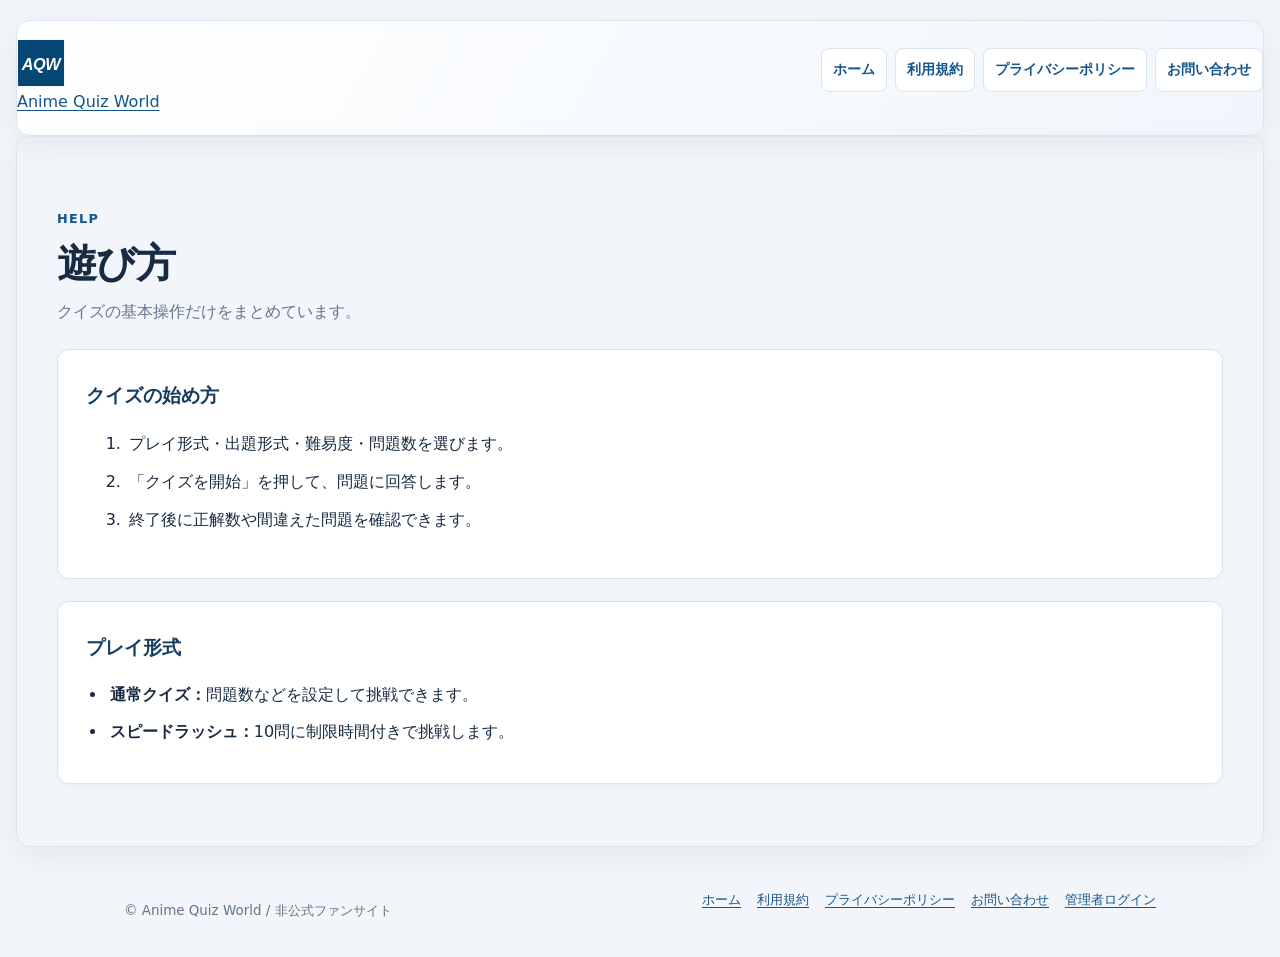
<file: guide.html>
<!doctype html>
<html lang="ja">
<head>
<meta charset="utf-8">
<meta name="viewport" content="width=device-width,initial-scale=1">
<meta http-equiv="Content-Security-Policy" content="default-src 'self'; base-uri 'self'; object-src 'none'; script-src 'self' 'unsafe-inline' https://cdn.jsdelivr.net; style-src 'self' 'unsafe-inline'; img-src 'self' data: blob: https:; font-src 'self' data: https:; connect-src 'self' https://*.supabase.co https://graphql.anilist.co; form-action 'self' https://*.supabase.co; upgrade-insecure-requests">
<meta name="referrer" content="no-referrer">
<meta name="theme-color" content="#f5f6f8">
<meta name="description" content="クイズの基本操作、プレイ形式、問題の回答方法を説明します。">
<link rel="canonical" href="https://the-rascal-of-sakurasou.github.io/anime-quiz-world/guide.html">
<meta property="og:type" content="website">
<meta property="og:site_name" content="Anime Quiz World">
<meta property="og:title" content="遊び方 | Anime Quiz World">
<meta property="og:description" content="Anime Quiz Worldのクイズの始め方と基本操作を説明します。">
<meta property="og:url" content="https://the-rascal-of-sakurasou.github.io/anime-quiz-world/guide.html">
<meta name="twitter:card" content="summary">
<meta name="twitter:title" content="遊び方 | Anime Quiz World">
<meta name="twitter:description" content="Anime Quiz Worldのクイズの始め方と基本操作を説明します。">
<title>遊び方 | Anime Quiz World</title>
<style>
:root{color-scheme:light;--bg:#f5f6f8;--panel:#fff;--text:#20242b;--muted:#68717d;--accent:#315b9a;--line:#dfe3e8;--soft:#edf3fb}
*{box-sizing:border-box}
body{margin:0;background:var(--bg);color:var(--text);font-family:system-ui,-apple-system,BlinkMacSystemFont,"Noto Sans JP","Yu Gothic",Meiryo,sans-serif;line-height:1.7}
a{color:var(--accent)}
.wrap{width:min(920px,calc(100% - 32px));margin:0 auto}
header{display:flex;align-items:center;justify-content:space-between;gap:14px;padding:18px 0;border-bottom:1px solid var(--line)}

.back{display:inline-flex;align-items:center;justify-content:center;min-height:42px;padding:8px 14px;border:1px solid var(--line);border-radius:8px;background:#fff;text-decoration:none;font-weight:700}
.hero{padding:30px 0 22px}.eyebrow{font-size:.8rem;font-weight:800;letter-spacing:.1em;color:var(--accent)}h1{font-size:clamp(1.8rem,5vw,2.5rem);line-height:1.3;margin:7px 0 8px} .lead{margin:0;color:var(--muted)}
.jump{display:flex;flex-wrap:wrap;gap:8px;margin:18px 0 26px}.jump a{padding:8px 13px;background:#fff;border:1px solid var(--line);border-radius:999px;text-decoration:none;font-weight:700}
section{scroll-margin-top:18px;margin:0 0 22px;padding:clamp(18px,3vw,28px);background:var(--panel);border:1px solid var(--line);border-radius:12px;box-shadow:0 2px 8px #1d293908}
h2{font-size:1.35rem;margin:0 0 14px}h3{font-size:1.03rem;margin:0 0 6px}
.steps{display:grid;grid-template-columns:repeat(2,minmax(0,1fr));gap:14px}.step{padding:15px;border:1px solid var(--line);border-radius:9px;background:#fff}.num{display:inline-grid;place-items:center;width:27px;height:27px;margin-bottom:8px;border-radius:50%;background:var(--soft);color:var(--accent);font-weight:800}
ul{padding-left:1.3rem;margin:8px 0}li+li{margin-top:5px}.muted{color:var(--muted)}.notice{padding:15px 0;border-top:1px solid var(--line)}.notice:first-of-type{border-top:0;padding-top:0}.date{font-size:.82rem;color:var(--muted);font-weight:700}.status{display:inline-block;padding:3px 8px;border-radius:5px;background:#fff3d6;color:#805b00;font-size:.8rem;font-weight:800}
.callout{padding:14px;border-radius:9px;background:var(--soft);border:1px solid #d5e1f2}.actions{display:flex;flex-wrap:wrap;gap:10px;margin-top:18px}.primary{display:inline-flex;align-items:center;justify-content:center;min-height:44px;padding:10px 16px;border-radius:8px;background:var(--accent);color:#fff;text-decoration:none;font-weight:750}.secondary{display:inline-flex;align-items:center;justify-content:center;min-height:44px;padding:10px 16px;border:1px solid var(--line);border-radius:8px;background:#fff;color:var(--text);text-decoration:none;font-weight:700}
footer{padding:18px 0 32px;color:var(--muted);font-size:.85rem}
:focus-visible{outline:3px solid #7da4dc;outline-offset:3px}
@media(max-width:600px){.steps{grid-template-columns:1fr}header{align-items:center;flex-wrap:wrap}.back{white-space:nowrap;margin-left:auto}.hero{padding-top:24px}}
@media(prefers-reduced-motion:reduce){*{scroll-behavior:auto!important;transition:none!important}}

.brand{display:flex;align-items:center;gap:12px;font-size:1.3rem;font-weight:800;color:#102b46;text-decoration:none;letter-spacing:-.035em;white-space:nowrap}.brand-mark{display:inline-flex;align-items:center;justify-content:center;position:relative;left:-2px;flex:0 0 60px;width:60px;height:60px;box-sizing:border-box;background:#064675;color:#fff;font-family:Arial,Helvetica,sans-serif;font-size:1.28rem;font-weight:800;font-style:italic;letter-spacing:-1.2px;line-height:1}.brand span{color:#102b46}.brand-copy{display:flex;flex-direction:column;gap:5px}.brand-tagline{font-size:.78rem;font-weight:600;letter-spacing:.035em;color:#667789;line-height:1.35}@media(max-width:520px){.brand{font-size:1.02rem;gap:9px}.brand-mark{flex-basis:52px;width:52px;height:52px;font-size:1.1rem}.brand-tagline{font-size:.68rem}}
:root{--bg:#f2f5f9;--text:#172b43;--muted:#64758a;--line:#dce4ed;--accent:#14558b;--soft:#eaf2f9}
body{font-family:system-ui,-apple-system,BlinkMacSystemFont,"Noto Sans JP","Yu Gothic",Meiryo,sans-serif;line-height:1.85;color:var(--text);background:var(--bg)}
.wrap{max-width:1040px;width:calc(100% - 32px);padding-top:20px}
header,main{border:1px solid var(--line);border-radius:14px;box-shadow:0 10px 30px rgba(25,49,76,.06)}
header{background:linear-gradient(120deg,#fff,#f0f6fc)}
main{padding:clamp(20px,4vw,40px)}
h1{font-size:clamp(1.8rem,4vw,2.5rem);letter-spacing:-.03em;color:#172b43}
h2{margin-top:34px;padding-top:20px;border-top:1px solid var(--line);font-size:1.2rem;color:#173c60;scroll-margin-top:20px}
h2:first-child{margin-top:0;padding-top:0;border-top:0}
a{color:var(--accent);text-underline-offset:3px}
li{padding-left:3px;margin:8px 0}
.back{display:inline-flex;align-items:center;min-height:40px;padding:7px 12px;border:1px solid var(--line);border-radius:8px;background:#fff;text-decoration:none;font-weight:700}
.page-nav{display:flex;flex-wrap:wrap;gap:8px;margin:0 0 16px}
.page-nav a{padding:7px 11px;border:1px solid var(--line);border-radius:8px;background:#fff;text-decoration:none;font-size:.88rem;font-weight:700}
.toc{padding:16px 18px;margin:0 0 22px;border:1px solid #d7e5f3;border-radius:10px;background:var(--soft)}
.toc strong{display:block;margin-bottom:6px}.toc ol{columns:2;margin:0;padding-left:1.4rem}.toc li{margin:3px 0;font-size:.9rem;break-inside:avoid}
.doc-meta{display:flex;flex-wrap:wrap;gap:8px 18px;color:var(--muted);font-size:.85rem}
.doc-footer{display:flex;flex-wrap:wrap;justify-content:space-between;gap:12px;padding:18px 4px 0;color:var(--muted);font-size:.82rem}
.doc-footer nav{display:flex;flex-wrap:wrap;gap:8px 16px}
@media(max-width:560px){.toc ol{columns:1}.wrap{width:calc(100% - 24px)}header,main{padding:20px 17px}}

/* Site-wide mobile pass: guide and announcements */
@media(max-width:700px){
  html{scroll-padding-top:14px}
  body{font-size:16px;line-height:1.8}
  .wrap{width:calc(100% - 22px);padding-top:10px}
  header{gap:10px;padding:12px;border-radius:12px}
  .brand{min-width:0;white-space:normal;line-height:1.25}
  .brand-copy{min-width:0}
  .brand-tagline{overflow-wrap:anywhere}
  .back{min-height:46px;padding:9px 12px}
  main{padding:20px 15px;border-radius:12px}
  .hero{padding:22px 2px 16px}
  .hero h1{font-size:clamp(1.65rem,7vw,2.1rem)}
  .jump{display:grid;grid-template-columns:repeat(2,minmax(0,1fr));gap:8px;margin:14px 0 20px}
  .jump a{display:flex;align-items:center;justify-content:center;min-height:44px;padding:8px;text-align:center;overflow-wrap:anywhere}
  section{padding:17px 14px;margin-bottom:15px;border-radius:11px}
  h2{font-size:1.2rem;line-height:1.45}
  .steps{grid-template-columns:minmax(0,1fr);gap:10px}
  .step{padding:13px}
  .actions{display:grid;grid-template-columns:minmax(0,1fr);gap:8px}
  .actions>*{width:100%;min-height:48px}
  .doc-footer{display:grid;gap:10px}
  .doc-footer nav{gap:10px 14px}
}
@media(max-width:380px){
  .wrap{width:calc(100% - 16px)}
  header,main{padding-left:12px;padding-right:12px}
  .jump{grid-template-columns:minmax(0,1fr)}
}

/* Mobile refinement: prevent clipping and improve touch/accessibility */
@media(max-width:700px){
  html{scroll-padding-top:14px}
  body{overflow-wrap:anywhere}
  img,video,canvas{max-width:100%;height:auto}
  iframe{max-width:100%}
  button,input,select,textarea{max-width:100%;min-width:0}
  button{touch-action:manipulation;-webkit-tap-highlight-color:transparent}
  :focus-visible{outline:3px solid #3978c8;outline-offset:2px}
  [id]{scroll-margin-top:14px}
  pre{max-width:100%;overflow-x:auto}
  code{overflow-wrap:anywhere}
}


/* Unified AQW logo sizing: match the home page on every page. */
.site-brand-logo{display:block;flex:0 0 48px;width:48px;height:48px;max-width:none;}
@media(max-width:700px){.site-brand-logo{flex-basis:46px;width:46px;height:46px}}
@media(max-width:380px){.site-brand-logo{flex-basis:42px;width:42px;height:42px}}
</style>
 <link rel="stylesheet" href="./responsive.css">
</head>
<body>
<div class="wrap">
<header class="site-header">
<a class="site-brand" href="./index.html" aria-label="Anime Quiz World トップページ"><svg class="site-brand-logo" viewBox="0 0 100 100" role="img" aria-label="AQW"><rect x="2" y="2" width="96" height="96" fill="#064675"/><text x="50" y="64" text-anchor="middle" font-family="Arial,Helvetica,sans-serif" font-size="34" font-weight="800" font-style="italic" letter-spacing="-1" textLength="80" lengthAdjust="spacingAndGlyphs" fill="#fff">AQW</text></svg><span class="site-brand-copy"><span class="site-brand-title">Anime Quiz World</span></span></a>
<nav class="page-nav" aria-label="サイト内ナビゲーション"><a href="./index.html">ホーム</a><a href="./terms.html">利用規約</a><a href="./privacy.html">プライバシーポリシー</a><a href="./qa.html">お問い合わせ</a></nav>
</header>
<main><div class="hero"><div class="eyebrow">HELP</div><h1>遊び方</h1><p class="lead">クイズの基本操作だけをまとめています。</p></div><section><h2>クイズの始め方</h2><ol><li>プレイ形式・出題形式・難易度・問題数を選びます。</li><li>「クイズを開始」を押して、問題に回答します。</li><li>終了後に正解数や間違えた問題を確認できます。</li></ol></section><section><h2>プレイ形式</h2><ul><li><strong>通常クイズ：</strong>問題数などを設定して挑戦できます。</li><li><strong>スピードラッシュ：</strong>10問に制限時間付きで挑戦します。</li></ul></section></main>
<footer class="site-footer"><span>© Anime Quiz World / 非公式ファンサイト</span><nav aria-label="フッターナビゲーション"><a href="./index.html">ホーム</a><a href="./terms.html">利用規約</a><a href="./privacy.html">プライバシーポリシー</a><a href="./qa.html">お問い合わせ</a><a href="./admin.html">管理者ログイン</a></nav></footer>
</div>
</body>
</html>
</file>
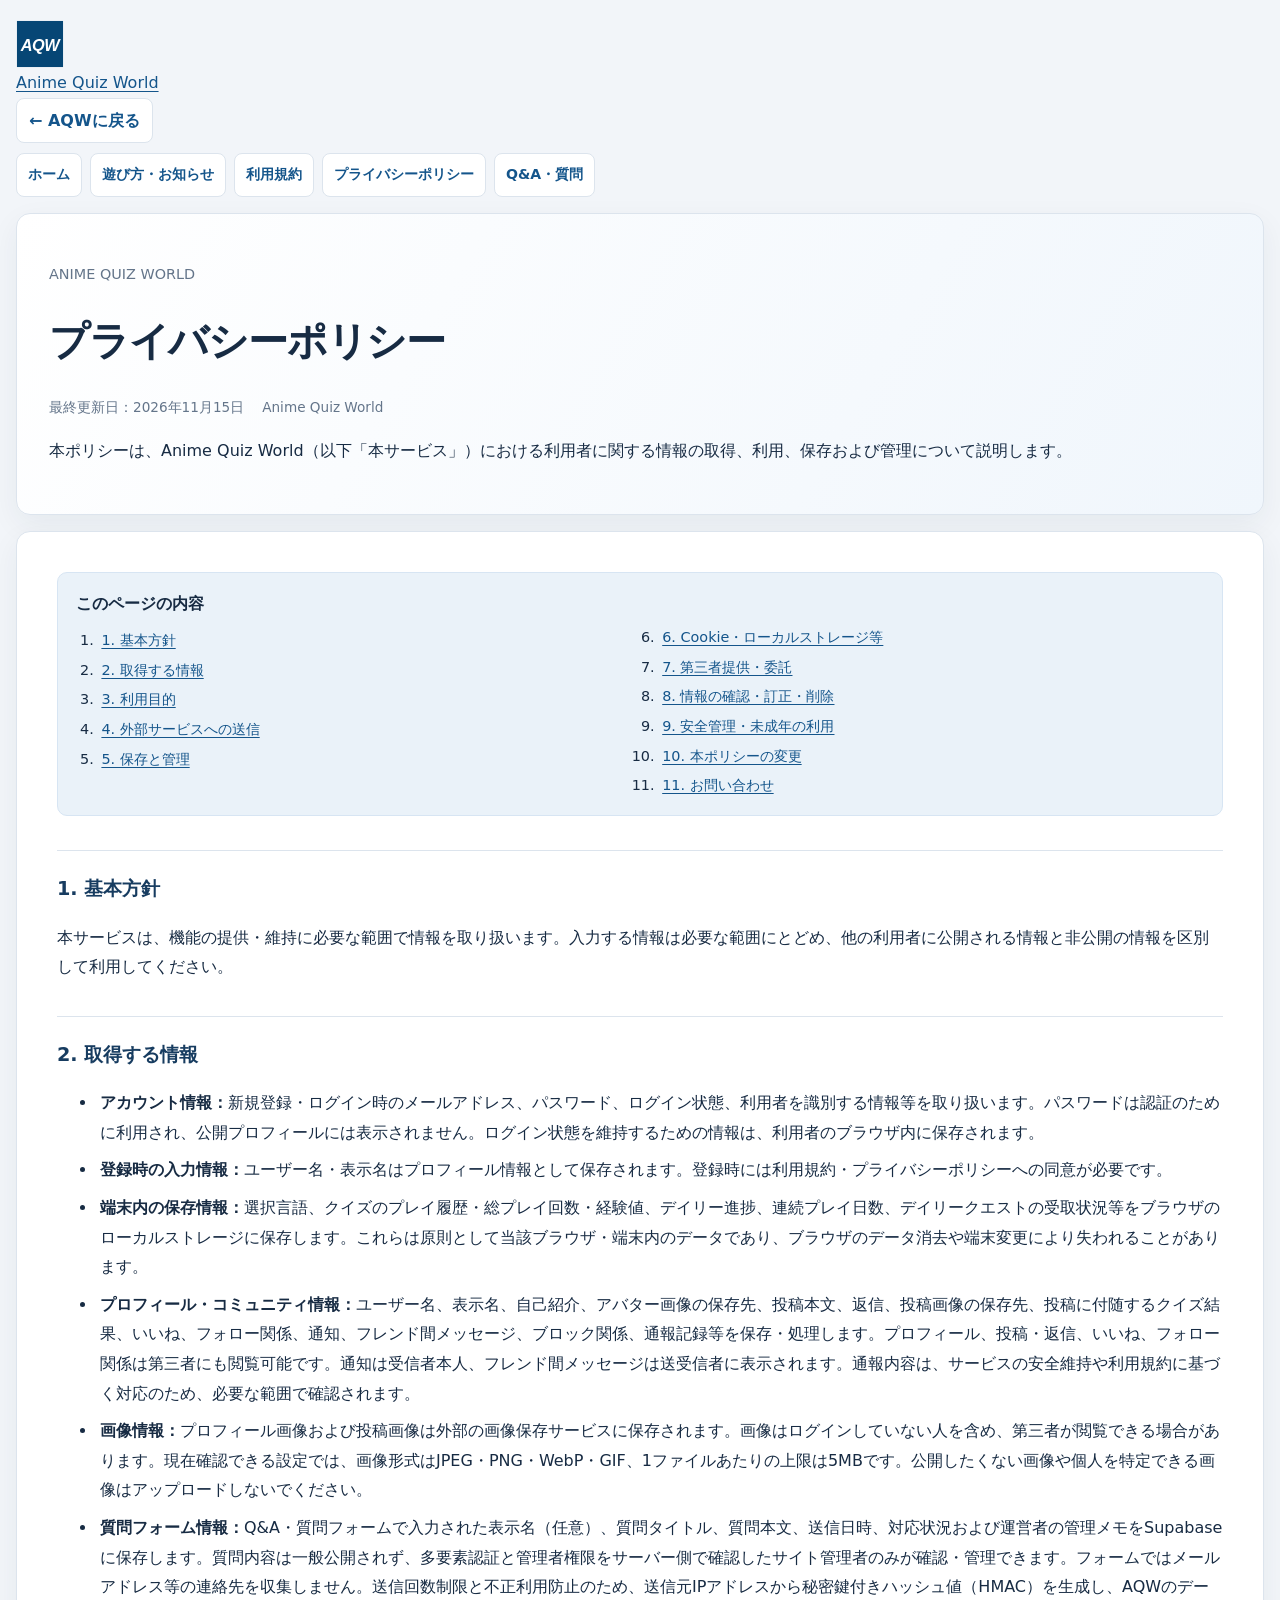
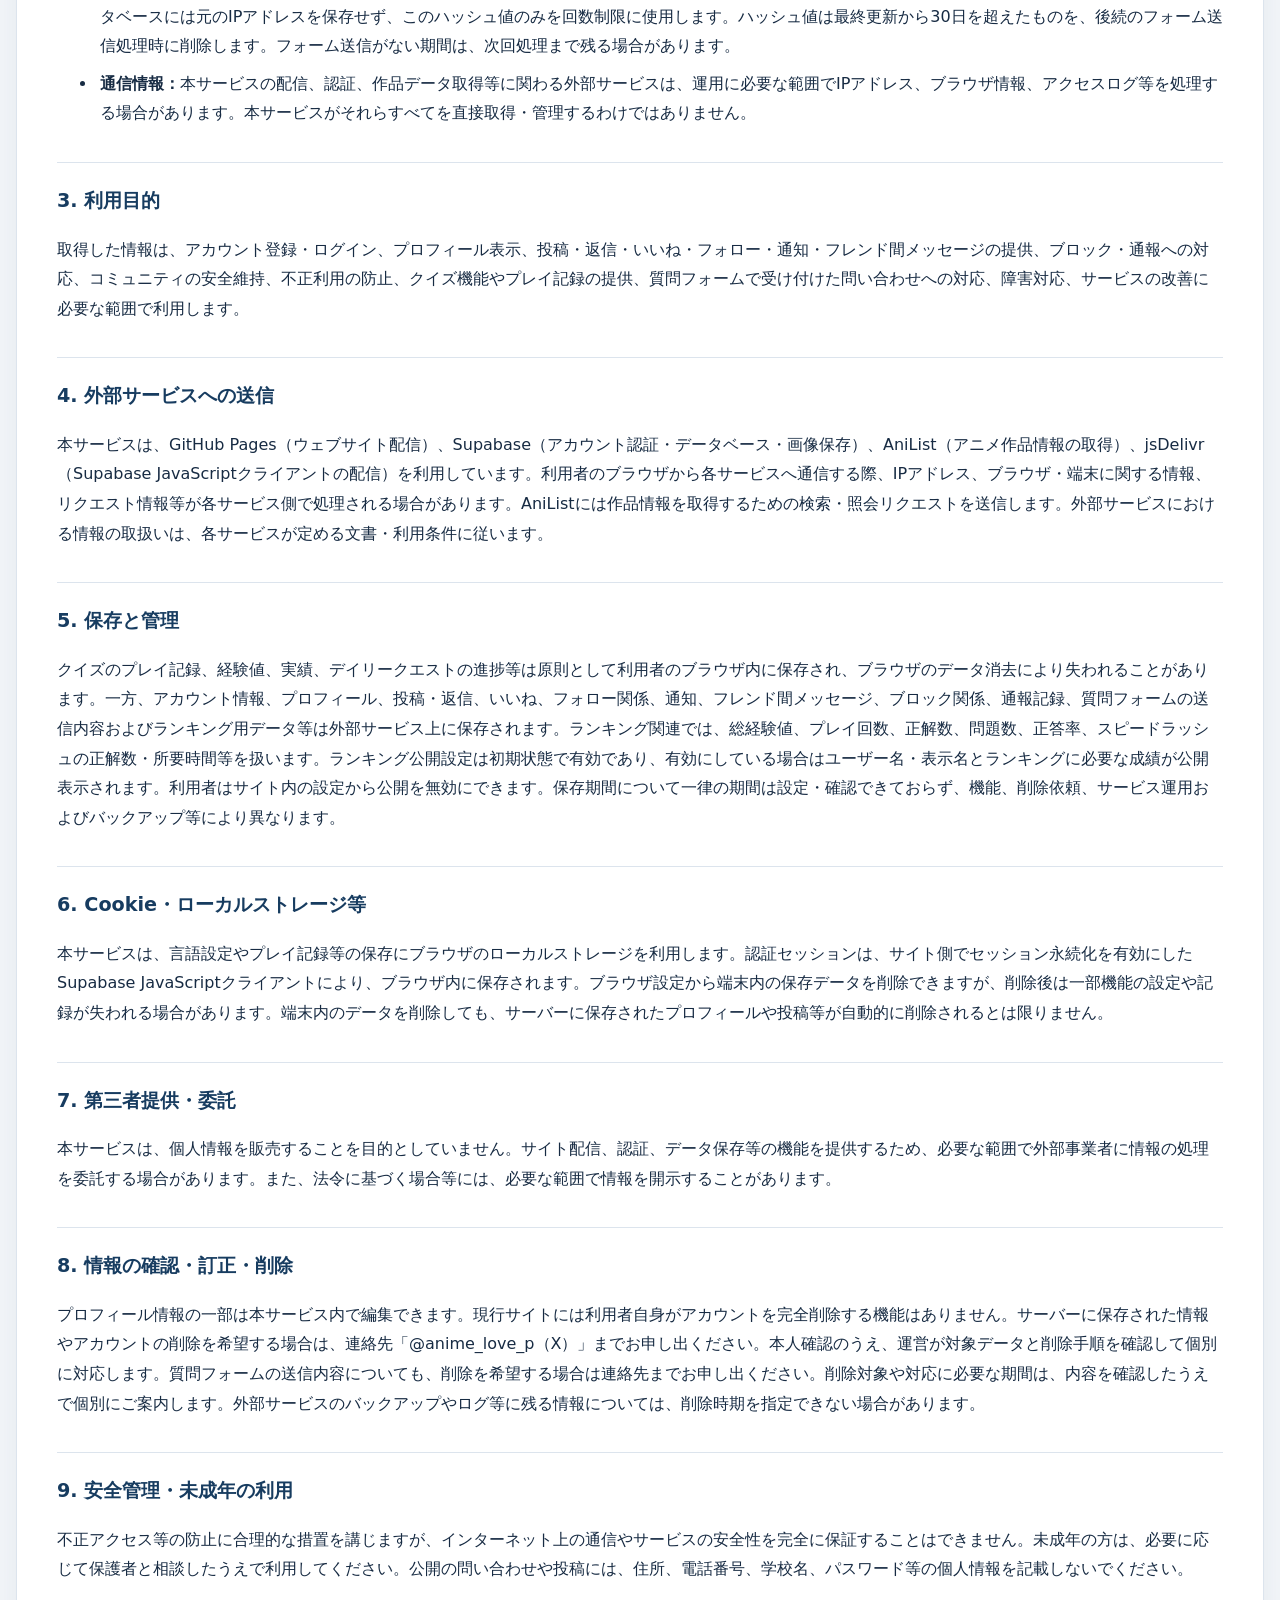
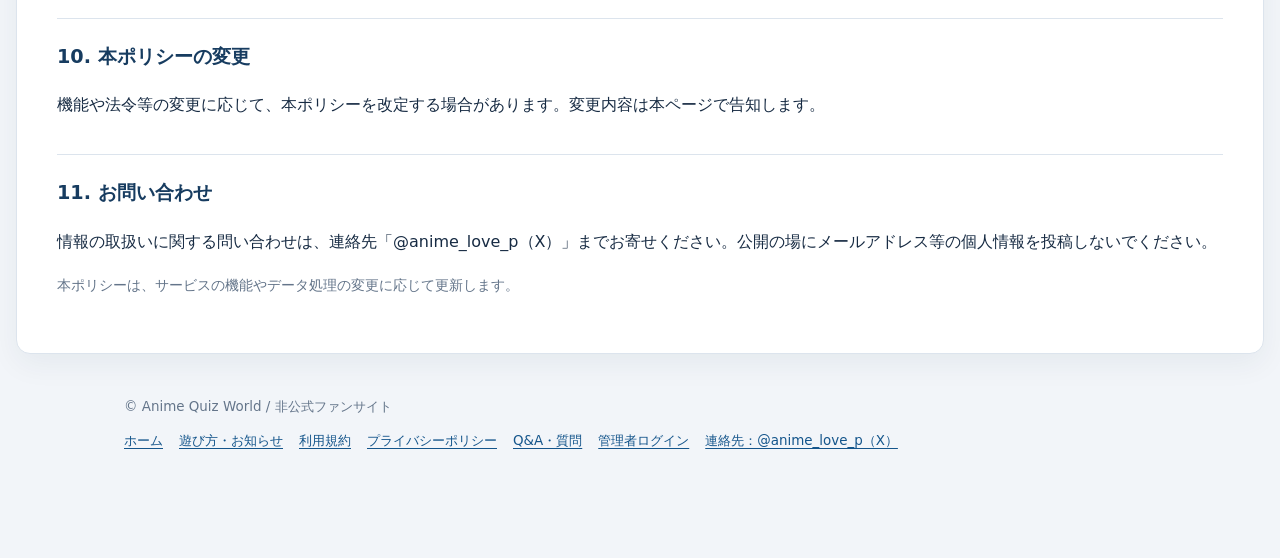
<file: privacy.html>
<!doctype html>
<html lang="ja"><head><meta charset="utf-8"><meta name="viewport" content="width=device-width,initial-scale=1">
<meta http-equiv="Content-Security-Policy" content="default-src 'self'; base-uri 'self'; object-src 'none'; script-src 'self' 'unsafe-inline' https://cdn.jsdelivr.net; style-src 'self' 'unsafe-inline'; img-src 'self' data: blob: https:; font-src 'self' data: https:; connect-src 'self' https://*.supabase.co https://graphql.anilist.co; form-action 'self' https://*.supabase.co; upgrade-insecure-requests">
<meta name="referrer" content="no-referrer"><meta name="description" content="Anime Quiz World（AQW）のプライバシーポリシー"><link rel="canonical" href="https://the-rascal-of-sakurasou.github.io/anime-quiz-world/privacy.html"><meta property="og:type" content="website"><meta property="og:site_name" content="Anime Quiz World"><meta property="og:title" content="プライバシーポリシー | Anime Quiz World"><meta property="og:description" content="Anime Quiz World（AQW）のプライバシーポリシー"><meta property="og:url" content="https://the-rascal-of-sakurasou.github.io/anime-quiz-world/privacy.html"><meta name="twitter:card" content="summary"><meta name="twitter:title" content="プライバシーポリシー | Anime Quiz World"><meta name="twitter:description" content="Anime Quiz World（AQW）のプライバシーポリシー"><meta name="theme-color" content="#f5f6f8"><title>プライバシーポリシー | Anime Quiz World</title>
<style>
:root{color-scheme:light;--bg:#f5f6f8;--text:#20242b;--muted:#68717d;--line:#dfe3e8;--accent:#315b9a}*{box-sizing:border-box}body{margin:0;background:var(--bg);color:var(--text);font:16px/1.85 Arial,"Yu Gothic",Meiryo,sans-serif}.wrap{max-width:850px;width:calc(100% - 32px);margin:0 auto;padding:28px 0 60px}header,main{background:#fff;border:1px solid var(--line);border-radius:12px;padding:clamp(18px,4vw,32px);margin-bottom:16px}a{color:var(--accent)}h1{line-height:1.35}h2{font-size:1.15rem;margin-top:28px}li{margin:7px 0}.muted{color:var(--muted);font-size:.9rem}.back{display:inline-block;margin-bottom:10px}
:root{--bg:#f2f5f9;--text:#172b43;--muted:#64758a;--line:#dce4ed;--accent:#14558b;--soft:#eaf2f9}
body{font-family:system-ui,-apple-system,BlinkMacSystemFont,"Noto Sans JP","Yu Gothic",Meiryo,sans-serif;line-height:1.85;color:var(--text);background:var(--bg)}
.wrap{max-width:1040px;width:calc(100% - 32px);padding-top:20px}
header,main{border:1px solid var(--line);border-radius:14px;box-shadow:0 10px 30px rgba(25,49,76,.06)}
header{background:linear-gradient(120deg,#fff,#f0f6fc)}
main{padding:clamp(20px,4vw,40px)}
h1{font-size:clamp(1.8rem,4vw,2.5rem);letter-spacing:-.03em;color:#172b43}
h2{margin-top:34px;padding-top:20px;border-top:1px solid var(--line);font-size:1.2rem;color:#173c60;scroll-margin-top:20px}
h2:first-child{margin-top:0;padding-top:0;border-top:0}
a{color:var(--accent);text-underline-offset:3px}
li{padding-left:3px;margin:8px 0}
.back{display:inline-flex;align-items:center;min-height:40px;padding:7px 12px;border:1px solid var(--line);border-radius:8px;background:#fff;text-decoration:none;font-weight:700}
.page-nav{display:flex;flex-wrap:wrap;gap:8px;margin:0 0 16px}
.page-nav a{padding:7px 11px;border:1px solid var(--line);border-radius:8px;background:#fff;text-decoration:none;font-size:.88rem;font-weight:700}
.toc{padding:16px 18px;margin:0 0 22px;border:1px solid #d7e5f3;border-radius:10px;background:var(--soft)}
.toc strong{display:block;margin-bottom:6px}.toc ol{columns:2;margin:0;padding-left:1.4rem}.toc li{margin:3px 0;font-size:.9rem;break-inside:avoid}
.doc-meta{display:flex;flex-wrap:wrap;gap:8px 18px;color:var(--muted);font-size:.85rem}
.doc-footer{display:flex;flex-wrap:wrap;justify-content:space-between;gap:12px;padding:18px 4px 0;color:var(--muted);font-size:.82rem}
.doc-footer nav{display:flex;flex-wrap:wrap;gap:8px 16px}
@media(max-width:560px){.toc ol{columns:1}.wrap{width:calc(100% - 24px)}header,main{padding:20px 17px}}

/* Site-wide mobile pass: privacy policy */
@media(max-width:700px){
  html{scroll-padding-top:14px}
  body{font-size:16px;line-height:1.85;overflow-wrap:anywhere}
  .wrap{width:calc(100% - 22px);padding:12px 0 calc(30px + env(safe-area-inset-bottom))}
  header,main{border-radius:12px;margin-bottom:12px}
  header{padding:15px}
  main{padding:20px 16px}
  h1{font-size:clamp(1.55rem,6.5vw,2.1rem);line-height:1.35}
  h2{font-size:1.12rem;line-height:1.5;margin-top:25px}
  .page-nav{display:grid;grid-template-columns:repeat(2,minmax(0,1fr));gap:7px}
  .page-nav a{display:flex;align-items:center;justify-content:center;min-height:44px;padding:8px;text-align:center}
  .toc{padding:13px;margin-bottom:17px}
  .toc ol{columns:1;padding-left:1.25rem}
  .toc li{font-size:.92rem;line-height:1.55}
  .doc-meta{gap:6px 12px}
  .doc-footer{display:grid;gap:10px}
  .doc-footer nav{gap:10px 14px}
  a{overflow-wrap:anywhere}
}
@media(max-width:380px){
  .wrap{width:calc(100% - 16px)}
  header,main{padding-left:13px;padding-right:13px}
}

/* Mobile refinement: prevent clipping and improve touch/accessibility */
@media(max-width:700px){
  html{scroll-padding-top:14px}
  body{overflow-wrap:anywhere}
  img,video,canvas{max-width:100%;height:auto}
  iframe{max-width:100%}
  button,input,select,textarea{max-width:100%;min-width:0}
  button{touch-action:manipulation;-webkit-tap-highlight-color:transparent}
  :focus-visible{outline:3px solid #3978c8;outline-offset:2px}
  [id]{scroll-margin-top:14px}
  pre{max-width:100%;overflow-x:auto}
  code{overflow-wrap:anywhere}
}


/* Unified AQW logo sizing: match the home page on every page. */
.site-brand-logo{display:block;flex:0 0 48px;width:48px;height:48px;max-width:none;}
@media(max-width:700px){.site-brand-logo{flex-basis:46px;width:46px;height:46px}}
@media(max-width:380px){.site-brand-logo{flex-basis:42px;width:42px;height:42px}}
</style>
<link rel="stylesheet" href="./responsive.css">
</head><body><div class="wrap"><div class="site-brand-bar"><a class="site-brand" href="./index.html" aria-label="Anime Quiz World トップページ"><svg class="site-brand-logo" viewBox="0 0 100 100" role="img" aria-label="AQW"><rect x="2" y="2" width="96" height="96" fill="#064675"/><text x="50" y="64" text-anchor="middle" font-family="Arial,Helvetica,sans-serif" font-size="34" font-weight="800" font-style="italic" letter-spacing="-1" textLength="80" lengthAdjust="spacingAndGlyphs" fill="#fff">AQW</text></svg><span class="site-brand-copy"><span class="site-brand-title">Anime Quiz World</span></span></a></div><a class="back" href="./index.html">← AQWに戻る</a><nav class="page-nav" aria-label="サイト内ナビゲーション"><a href="./index.html">ホーム</a><a href="./guide.html">遊び方・お知らせ</a><a href="./terms.html">利用規約</a><a href="./privacy.html">プライバシーポリシー</a><a href="./qa.html">Q&A・質問</a></nav><header><p class="muted">ANIME QUIZ WORLD</p><h1>プライバシーポリシー</h1><div class="doc-meta"><span>最終更新日：2026年11月15日</span><span>Anime Quiz World</span></div><p>本ポリシーは、Anime Quiz World（以下「本サービス」）における利用者に関する情報の取得、利用、保存および管理について説明します。</p></header><main><nav class="toc" aria-label="目次"><strong>このページの内容</strong><ol><li><a href="#section-1">1. 基本方針</a></li><li><a href="#section-2">2. 取得する情報</a></li><li><a href="#section-3">3. 利用目的</a></li><li><a href="#section-4">4. 外部サービスへの送信</a></li><li><a href="#section-5">5. 保存と管理</a></li><li><a href="#section-6">6. Cookie・ローカルストレージ等</a></li><li><a href="#section-7">7. 第三者提供・委託</a></li><li><a href="#section-8">8. 情報の確認・訂正・削除</a></li><li><a href="#section-9">9. 安全管理・未成年の利用</a></li><li><a href="#section-10">10. 本ポリシーの変更</a></li><li><a href="#section-11">11. お問い合わせ</a></li></ol></nav>
<h2 id="section-1">1. 基本方針</h2><p>本サービスは、機能の提供・維持に必要な範囲で情報を取り扱います。入力する情報は必要な範囲にとどめ、他の利用者に公開される情報と非公開の情報を区別して利用してください。</p><h2 id="section-2">2. 取得する情報</h2><ul><li><strong>アカウント情報：</strong>新規登録・ログイン時のメールアドレス、パスワード、ログイン状態、利用者を識別する情報等を取り扱います。パスワードは認証のために利用され、公開プロフィールには表示されません。ログイン状態を維持するための情報は、利用者のブラウザ内に保存されます。</li><li><strong>登録時の入力情報：</strong>ユーザー名・表示名はプロフィール情報として保存されます。登録時には利用規約・プライバシーポリシーへの同意が必要です。</li><li><strong>端末内の保存情報：</strong>選択言語、クイズのプレイ履歴・総プレイ回数・経験値、デイリー進捗、連続プレイ日数、デイリークエストの受取状況等をブラウザのローカルストレージに保存します。これらは原則として当該ブラウザ・端末内のデータであり、ブラウザのデータ消去や端末変更により失われることがあります。</li><li><strong>プロフィール・コミュニティ情報：</strong>ユーザー名、表示名、自己紹介、アバター画像の保存先、投稿本文、返信、投稿画像の保存先、投稿に付随するクイズ結果、いいね、フォロー関係、通知、フレンド間メッセージ、ブロック関係、通報記録等を保存・処理します。プロフィール、投稿・返信、いいね、フォロー関係は第三者にも閲覧可能です。通知は受信者本人、フレンド間メッセージは送受信者に表示されます。通報内容は、サービスの安全維持や利用規約に基づく対応のため、必要な範囲で確認されます。</li><li><strong>画像情報：</strong>プロフィール画像および投稿画像は外部の画像保存サービスに保存されます。画像はログインしていない人を含め、第三者が閲覧できる場合があります。現在確認できる設定では、画像形式はJPEG・PNG・WebP・GIF、1ファイルあたりの上限は5MBです。公開したくない画像や個人を特定できる画像はアップロードしないでください。</li><li><strong>質問フォーム情報：</strong>Q&A・質問フォームで入力された表示名（任意）、質問タイトル、質問本文、送信日時、対応状況および運営者の管理メモをSupabaseに保存します。質問内容は一般公開されず、多要素認証と管理者権限をサーバー側で確認したサイト管理者のみが確認・管理できます。フォームではメールアドレス等の連絡先を収集しません。送信回数制限と不正利用防止のため、送信元IPアドレスから秘密鍵付きハッシュ値（HMAC）を生成し、AQWのデータベースには元のIPアドレスを保存せず、このハッシュ値のみを回数制限に使用します。ハッシュ値は最終更新から30日を超えたものを、後続のフォーム送信処理時に削除します。フォーム送信がない期間は、次回処理まで残る場合があります。</li><li><strong>通信情報：</strong>本サービスの配信、認証、作品データ取得等に関わる外部サービスは、運用に必要な範囲でIPアドレス、ブラウザ情報、アクセスログ等を処理する場合があります。本サービスがそれらすべてを直接取得・管理するわけではありません。</li></ul>
<h2 id="section-3">3. 利用目的</h2><p>取得した情報は、アカウント登録・ログイン、プロフィール表示、投稿・返信・いいね・フォロー・通知・フレンド間メッセージの提供、ブロック・通報への対応、コミュニティの安全維持、不正利用の防止、クイズ機能やプレイ記録の提供、質問フォームで受け付けた問い合わせへの対応、障害対応、サービスの改善に必要な範囲で利用します。</p>
<h2 id="section-4">4. 外部サービスへの送信</h2><p>本サービスは、GitHub Pages（ウェブサイト配信）、Supabase（アカウント認証・データベース・画像保存）、AniList（アニメ作品情報の取得）、jsDelivr（Supabase JavaScriptクライアントの配信）を利用しています。利用者のブラウザから各サービスへ通信する際、IPアドレス、ブラウザ・端末に関する情報、リクエスト情報等が各サービス側で処理される場合があります。AniListには作品情報を取得するための検索・照会リクエストを送信します。外部サービスにおける情報の取扱いは、各サービスが定める文書・利用条件に従います。</p>

<h2 id="section-5">5. 保存と管理</h2><p>クイズのプレイ記録、経験値、実績、デイリークエストの進捗等は原則として利用者のブラウザ内に保存され、ブラウザのデータ消去により失われることがあります。一方、アカウント情報、プロフィール、投稿・返信、いいね、フォロー関係、通知、フレンド間メッセージ、ブロック関係、通報記録、質問フォームの送信内容およびランキング用データ等は外部サービス上に保存されます。ランキング関連では、総経験値、プレイ回数、正解数、問題数、正答率、スピードラッシュの正解数・所要時間等を扱います。ランキング公開設定は初期状態で有効であり、有効にしている場合はユーザー名・表示名とランキングに必要な成績が公開表示されます。利用者はサイト内の設定から公開を無効にできます。保存期間について一律の期間は設定・確認できておらず、機能、削除依頼、サービス運用およびバックアップ等により異なります。</p>
<h2 id="section-6">6. Cookie・ローカルストレージ等</h2><p>本サービスは、言語設定やプレイ記録等の保存にブラウザのローカルストレージを利用します。認証セッションは、サイト側でセッション永続化を有効にしたSupabase JavaScriptクライアントにより、ブラウザ内に保存されます。ブラウザ設定から端末内の保存データを削除できますが、削除後は一部機能の設定や記録が失われる場合があります。端末内のデータを削除しても、サーバーに保存されたプロフィールや投稿等が自動的に削除されるとは限りません。</p>
<h2 id="section-7">7. 第三者提供・委託</h2><p>本サービスは、個人情報を販売することを目的としていません。サイト配信、認証、データ保存等の機能を提供するため、必要な範囲で外部事業者に情報の処理を委託する場合があります。また、法令に基づく場合等には、必要な範囲で情報を開示することがあります。</p>
<h2 id="section-8">8. 情報の確認・訂正・削除</h2><p>プロフィール情報の一部は本サービス内で編集できます。現行サイトには利用者自身がアカウントを完全削除する機能はありません。サーバーに保存された情報やアカウントの削除を希望する場合は、連絡先「@anime_love_p（X）」までお申し出ください。本人確認のうえ、運営が対象データと削除手順を確認して個別に対応します。質問フォームの送信内容についても、削除を希望する場合は連絡先までお申し出ください。削除対象や対応に必要な期間は、内容を確認したうえで個別にご案内します。外部サービスのバックアップやログ等に残る情報については、削除時期を指定できない場合があります。</p>
<h2 id="section-9">9. 安全管理・未成年の利用</h2><p>不正アクセス等の防止に合理的な措置を講じますが、インターネット上の通信やサービスの安全性を完全に保証することはできません。未成年の方は、必要に応じて保護者と相談したうえで利用してください。公開の問い合わせや投稿には、住所、電話番号、学校名、パスワード等の個人情報を記載しないでください。</p>
<h2 id="section-10">10. 本ポリシーの変更</h2><p>機能や法令等の変更に応じて、本ポリシーを改定する場合があります。変更内容は本ページで告知します。</p>
<h2 id="section-11">11. お問い合わせ</h2><p>情報の取扱いに関する問い合わせは、連絡先「@anime_love_p（X）」までお寄せください。公開の場にメールアドレス等の個人情報を投稿しないでください。</p>
<p class="muted">本ポリシーは、サービスの機能やデータ処理の変更に応じて更新します。</p></main><footer class="site-footer"><span>© Anime Quiz World / 非公式ファンサイト</span><nav aria-label="フッターナビゲーション"><a href="./index.html">ホーム</a><a href="./guide.html">遊び方・お知らせ</a><a href="./terms.html">利用規約</a><a href="./privacy.html">プライバシーポリシー</a><a href="./qa.html">Q&A・質問</a><a href="./admin.html">管理者ログイン</a><a href="https://x.com/anime_love_p" target="_blank" rel="noopener noreferrer">連絡先：@anime_love_p（X）</a></nav></footer></div></body></html>
</file>
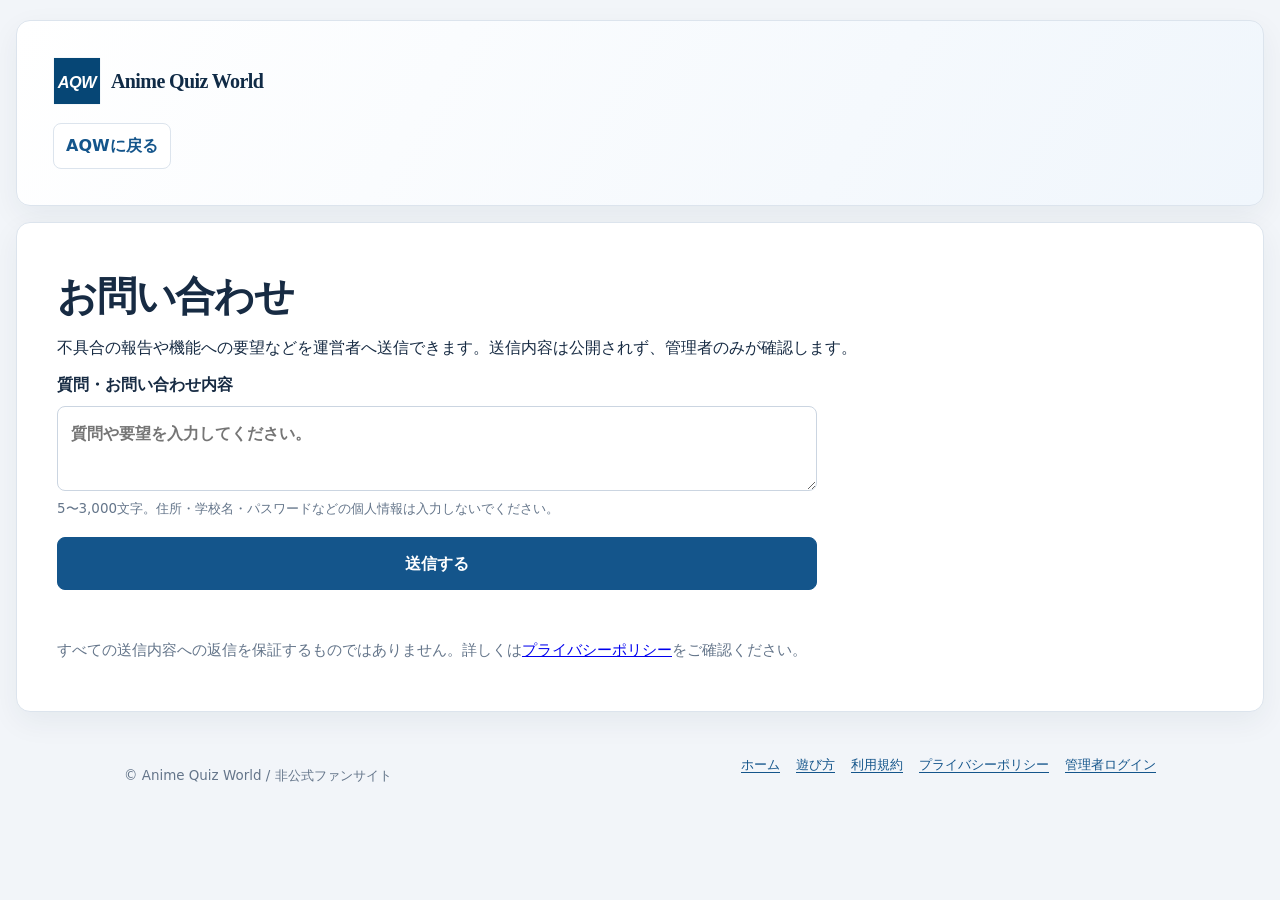
<file: qa.html>
<!doctype html>
<html lang="ja">
<head>
<meta charset="utf-8"><meta name="viewport" content="width=device-width,initial-scale=1">
<meta name="theme-color" content="#f2f5f9"><meta name="referrer" content="no-referrer">
<meta http-equiv="Content-Security-Policy" content="default-src 'self'; base-uri 'self'; object-src 'none'; script-src 'self' 'unsafe-inline' https://cdn.jsdelivr.net; style-src 'self' 'unsafe-inline'; img-src 'self' data: https:; font-src 'self' data: https:; connect-src 'self' https://*.supabase.co; form-action 'self'; upgrade-insecure-requests">
<meta name="description" content="Anime Quiz World（AQW）の運営者に質問を送信できます。">
<link rel="canonical" href="https://the-rascal-of-sakurasou.github.io/anime-quiz-world/qa.html">
<meta property="og:type" content="website"><meta property="og:site_name" content="Anime Quiz World">
<meta property="og:title" content="Q&A・質問フォーム | Anime Quiz World">
<meta property="og:description" content="Anime Quiz Worldの運営者への質問・ご意見はこちらから送信できます。">
<meta property="og:url" content="https://the-rascal-of-sakurasou.github.io/anime-quiz-world/qa.html">
<title>Q&A・質問フォーム | Anime Quiz World</title>
<style>
:root{color-scheme:light;--bg:#f2f5f9;--text:#172b43;--muted:#64758a;--line:#dce4ed;--accent:#14558b;--soft:#eaf2f9}
*{box-sizing:border-box}body{margin:0;background:var(--bg);color:var(--text);font:16px/1.85 system-ui,-apple-system,BlinkMacSystemFont,"Noto Sans JP","Yu Gothic",Meiryo,sans-serif}
.wrap{max-width:1040px;width:calc(100% - 32px);margin:0 auto;padding:20px 0 36px}
.site-brand{display:flex;align-items:center;gap:10px;color:#102b46;text-decoration:none;margin-bottom:18px}
.site-brand-logo{display:block;flex:0 0 48px;width:48px;height:48px}.site-brand-title{font-family:"Yu Mincho","Noto Serif JP",serif;font-size:1.25rem;font-weight:800;letter-spacing:-.03em}
.back,.page-nav a{display:inline-flex;align-items:center;justify-content:center;min-height:42px;padding:7px 12px;border:1px solid var(--line);border-radius:8px;background:#fff;color:var(--accent);text-decoration:none;font-weight:700}
.page-nav{display:flex;flex-wrap:wrap;gap:8px;margin:0 0 16px}
header,main{background:#fff;border:1px solid var(--line);border-radius:14px;box-shadow:0 10px 30px rgba(25,49,76,.06);margin-bottom:16px}
header{padding:clamp(20px,4vw,36px);background:linear-gradient(120deg,#fff,#f0f6fc)}
main{padding:clamp(20px,4vw,40px)}
h1{font-size:clamp(1.8rem,4vw,2.5rem);line-height:1.35;letter-spacing:-.03em;margin:6px 0 10px}
h2{font-size:1.2rem;color:#173c60;margin:0 0 12px}
p{margin:8px 0}.muted{color:var(--muted);font-size:.92rem}
.doc-meta{display:flex;gap:8px 18px;flex-wrap:wrap;color:var(--muted);font-size:.85rem}
.notice{padding:14px 16px;border:1px solid #d7e5f3;border-radius:10px;background:var(--soft);margin:18px 0}
form{display:grid;gap:15px;max-width:760px}
label{display:grid;gap:6px;font-weight:650}
input,textarea{width:100%;min-width:0;padding:12px 13px;border:1px solid #cbd5e1;border-radius:8px;background:#fff;color:var(--text);font:inherit}
textarea{min-height:180px;resize:vertical}
input:focus-visible,textarea:focus-visible,button:focus-visible,a:focus-visible{outline:3px solid #7da4dc;outline-offset:2px}
small{font-size:.84rem;color:var(--muted);font-weight:400}
.primary{min-height:48px;padding:11px 18px;border:1px solid var(--accent);border-radius:8px;background:var(--accent);color:#fff;font:inherit;font-weight:700;cursor:pointer}
.primary:hover{background:#103f68}.primary:disabled{opacity:.55;cursor:wait}
.status{min-height:1.6em;margin:12px 0 0;color:var(--muted);overflow-wrap:anywhere}.status.success{color:#17663e}.status.error{color:#a21d2a}
.hp{position:absolute!important;left:-10000px!important;width:1px!important;height:1px!important;overflow:hidden!important}
.site-footer{display:flex;flex-wrap:wrap;justify-content:space-between;gap:12px;padding:18px 4px 28px;color:var(--muted);font-size:.84rem}
.site-footer nav{display:flex;flex-wrap:wrap;gap:8px 16px}.site-footer a{color:var(--accent)}
@media(max-width:700px){.wrap{width:calc(100% - 22px);padding-top:12px}.page-nav{overflow-x:auto;flex-wrap:nowrap}.page-nav a{flex:0 0 auto}.site-footer{display:grid}.site-footer nav{gap:10px 14px}main{padding:20px 16px}header{padding:20px 16px}}
</style>
<link rel="stylesheet" href="./responsive.css">
</head>
<body>
<div class="wrap">
<header>
<a class="site-brand" href="./index.html" aria-label="Anime Quiz World トップページ"><svg class="site-brand-logo" viewBox="0 0 100 100" role="img" aria-label="AQW"><rect x="2" y="2" width="96" height="96" fill="#064675"/><text x="50" y="64" text-anchor="middle" font-family="Arial,Helvetica,sans-serif" font-size="34" font-weight="800" font-style="italic" letter-spacing="-1" textLength="80" lengthAdjust="spacingAndGlyphs" fill="#fff">AQW</text></svg><span class="site-brand-title">Anime Quiz World</span></a>
<a class="back" href="./index.html">AQWに戻る</a>
</header>
<main>
<h1>お問い合わせ</h1>
<p>不具合の報告や機能への要望などを運営者へ送信できます。送信内容は公開されず、管理者のみが確認します。</p>
<form id="questionForm">


<label>質問・お問い合わせ内容<textarea id="questionBody" name="body" minlength="5" maxlength="3000" required placeholder="質問や要望を入力してください。"></textarea><small>5〜3,000文字。住所・学校名・パスワードなどの個人情報は入力しないでください。</small></label>
<label class="hp" aria-hidden="true">この欄は入力しないでください<input id="website" name="website" tabindex="-1" autocomplete="off"></label>
<button class="primary" id="submitQuestion" type="submit">送信する</button>
</form>
<p id="formStatus" class="status" role="status" aria-live="polite"></p>
<p class="muted">すべての送信内容への返信を保証するものではありません。詳しくは<a href="./privacy.html">プライバシーポリシー</a>をご確認ください。</p>
</main>
<footer class="site-footer"><span>© Anime Quiz World / 非公式ファンサイト</span><nav aria-label="フッターナビゲーション"><a href="./index.html">ホーム</a><a href="./guide.html">遊び方</a><a href="./terms.html">利用規約</a><a href="./privacy.html">プライバシーポリシー</a><a href="./admin.html">管理者ログイン</a></nav></footer>
</div>
<script>
(function () {
  'use strict';
  var supabaseUrl = 'https://ksyfhscjfqzenifcttiu.supabase.co';
  var supabaseKey = 'sb_publishable_eL_Da06cmHz3W58jpcBIBQ_YzTThTL4';
  var form = document.getElementById('questionForm');
  var button = document.getElementById('submitQuestion');
  var status = document.getElementById('formStatus');
  function showStatus(message, kind) {
    status.textContent = message;
    status.className = 'status' + (kind ? ' ' + kind : '');
  }
  form.addEventListener('submit', async function (event) {
    event.preventDefault();
    if (document.getElementById('website').value.trim()) return;
    var displayName = '';
    var title = 'お問い合わせ';
    var body = document.getElementById('questionBody').value.trim();
    if (body.length < 5 || body.length > 3000) {
      showStatus('入力内容を確認してください。', 'error');
      return;
    }
    var last = 0;
    try { last = Number(sessionStorage.getItem('aqw-question-last-submit') || 0); } catch (error) {}
    if (Date.now() - last < 30000) {
      showStatus('連続送信を防ぐため、30秒ほど待ってから再送信してください。', 'error');
      return;
    }
    button.disabled = true;
    showStatus('送信しています。', '');
    try {
      var response = await fetch(supabaseUrl + '/functions/v1/aqw-submit-question', {
        method: 'POST',
        headers: { 'apikey': supabaseKey, 'Content-Type': 'application/json' },
        body: JSON.stringify({ displayName: displayName, title: title, body: body })
      });
      var result = await response.json().catch(function () { return {}; });
      if (response.status === 429) {
        showStatus(result.error || '送信回数の上限に達しました。しばらくしてから再度お試しください。', 'error');
        return;
      }
      if (!response.ok || result.success !== true) {
        throw new Error(result.error || '送信できませんでした。時間をおいて再度お試しください。');
      }
      try { sessionStorage.setItem('aqw-question-last-submit', String(Date.now())); } catch (error) {}
      form.reset();
      showStatus('質問を送信しました。内容を確認のうえ、必要に応じて対応します。', 'success');
    } catch (error) {
      console.error('AQW Q&A submission failed:', error);
      showStatus(error && error.message ? error.message : '送信できませんでした。通信状態を確認して、時間をおいて再度お試しください。', 'error');
    } finally {
      button.disabled = false;
    }
  });
})();
</script>

</body></html>
</file>
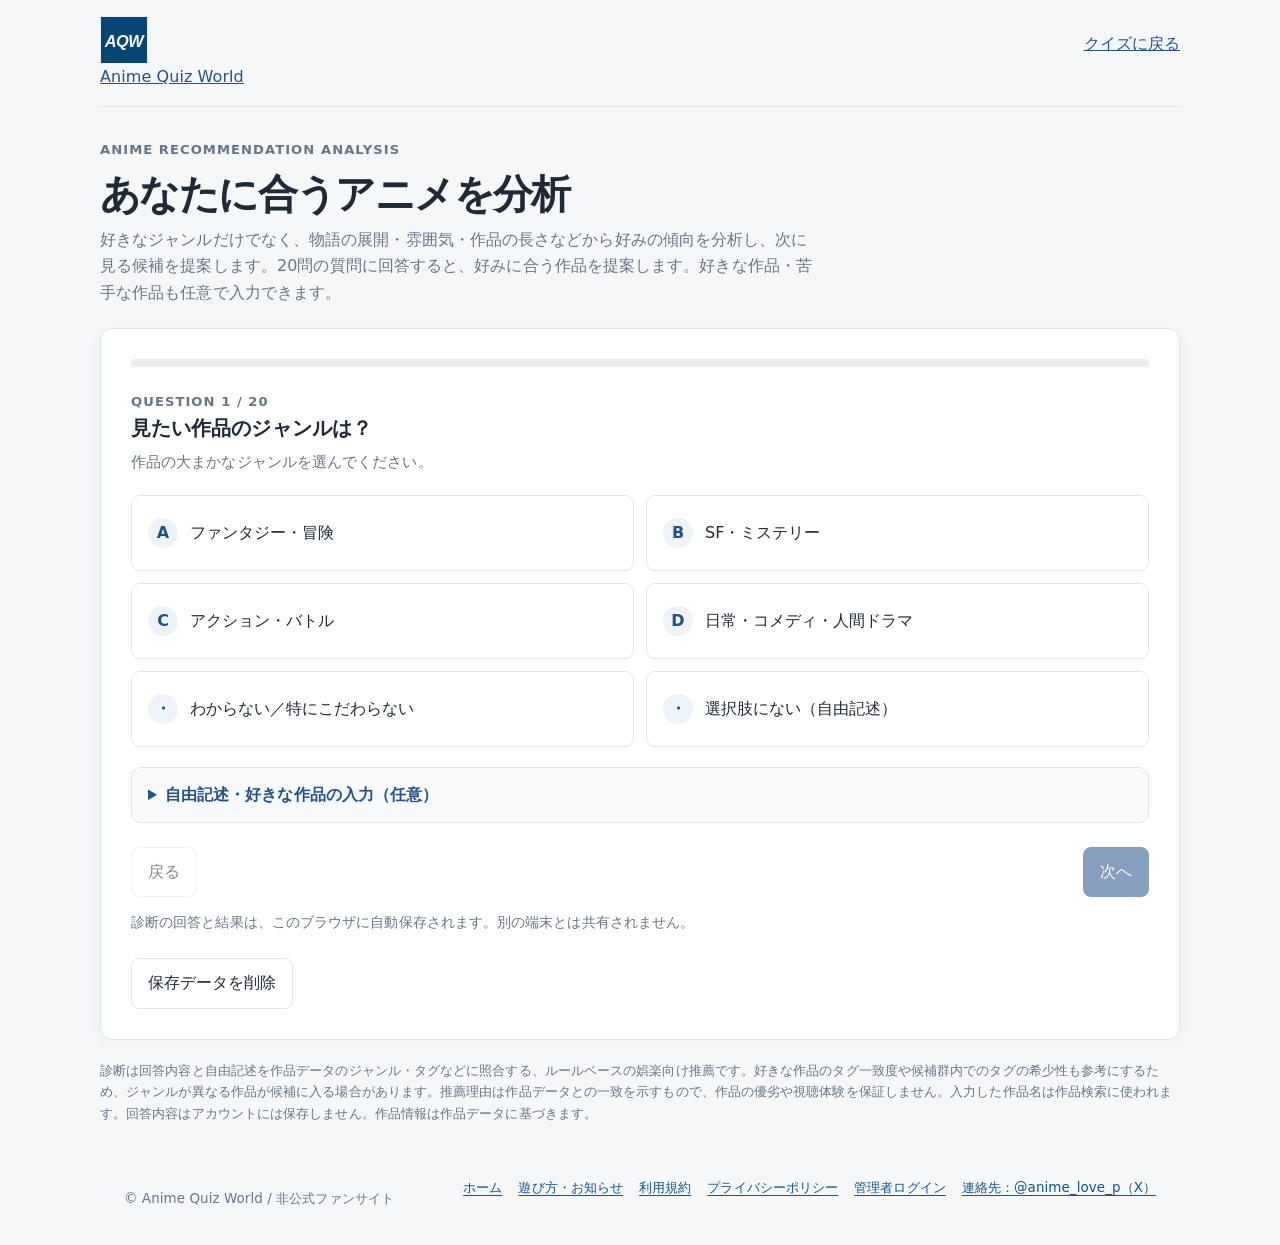
<file: recommend.html>
<!doctype html>
<html lang="ja">
<head>
<meta charset="utf-8">
<meta name="viewport" content="width=device-width,initial-scale=1">
<meta http-equiv="Content-Security-Policy" content="default-src 'self'; base-uri 'self'; object-src 'none'; script-src 'self' 'unsafe-inline' https://cdn.jsdelivr.net; style-src 'self' 'unsafe-inline'; img-src 'self' data: blob: https:; font-src 'self' data: https:; connect-src 'self' https://*.supabase.co https://graphql.anilist.co; form-action 'self' https://*.supabase.co; upgrade-insecure-requests">
<meta name="referrer" content="no-referrer">
<meta name="theme-color" content="#f5f6f8">
<meta name="description" content="好きなアニメや苦手な作品、ジャンル、物語の傾向をもとに、あなたに合うアニメを分析・提案する無料診断です。">
<link rel="canonical" href="https://the-rascal-of-sakurasou.github.io/anime-quiz-world/recommend.html">
<meta property="og:type" content="website">
<meta property="og:site_name" content="Anime Quiz World">
<meta property="og:title" content="おすすめアニメ診断 | Anime Quiz World">
<meta property="og:description" content="好きな作品や物語の好みから、次に見るアニメを分析・提案します。">
<meta property="og:url" content="https://the-rascal-of-sakurasou.github.io/anime-quiz-world/recommend.html">
<meta name="twitter:card" content="summary">
<meta name="twitter:title" content="おすすめアニメ診断 | Anime Quiz World">
<meta name="twitter:description" content="好きな作品や物語の好みから、次に見るアニメを分析・提案します。">
<title>おすすめアニメ診断 | Anime Quiz World</title>
<style>
.question-other{margin-top:12px;padding:14px;border:1px solid var(--line);border-radius:9px;background:#f8fafc}.free-text-details{margin-top:20px;border:1px solid var(--line);border-radius:10px;background:#f8fafc}.free-text-details>summary{padding:14px 16px;cursor:pointer;font-weight:750;color:var(--accent)}.free-text-details[open]>summary{border-bottom:1px solid var(--line)}.free-text-details .free-text-inner{padding:14px}.question-other label,.free-topic-grid label{display:block;font-weight:700;font-size:.92rem}.question-other textarea,.free-topic-grid textarea{display:block;width:100%;max-width:100%;margin-top:6px;padding:11px;border:1px solid var(--line);border-radius:8px;background:#fff;color:var(--text);font:inherit;resize:vertical}.free-text-topics{margin-top:22px;padding:16px;border:1px solid var(--line);border-radius:10px;background:#f8fafc}.free-text-topics h3{margin:0 0 4px;font-size:1.05rem}.free-text-topics>p{margin:4px 0 12px;color:var(--muted);font-size:.9rem}.free-topic-grid{display:grid;grid-template-columns:repeat(2,minmax(0,1fr));gap:12px}.free-topic-grid label:last-child{grid-column:1/-1}@media(max-width:620px){.free-topic-grid{grid-template-columns:minmax(0,1fr)}.free-topic-grid label:last-child{grid-column:auto}}
:root{color-scheme:light;--bg:#f5f6f8;--panel:#fff;--text:#20242b;--muted:#68717d;--accent:#315b9a;--line:#dfe3e8;--soft:#edf3fb}
*{box-sizing:border-box}body{margin:0;background:var(--bg);color:var(--text);font-family:system-ui,-apple-system,BlinkMacSystemFont,"Noto Sans JP","Yu Gothic",Meiryo,sans-serif;line-height:1.65}button,select{font:inherit}button{cursor:pointer;border:1px solid var(--line);border-radius:8px;min-height:44px;padding:11px 16px;background:#fff;color:var(--text);font-weight:650}button:hover{background:var(--soft);border-color:#b7c5d9}button:disabled{opacity:.55;cursor:default}.wrap{width:min(1000px,calc(100% - 32px));margin:auto}.top{display:flex;justify-content:space-between;align-items:center;gap:12px;padding:16px 0;border-bottom:1px solid var(--line)}.brand-area{display:flex;align-items:center;gap:12px;min-width:0}.brand-mark{display:flex;align-items:center;justify-content:center;flex:0 0 60px;width:60px;height:60px;background:#064675;color:#fff;font-family:Arial,Helvetica,sans-serif;font-size:1.28rem;font-weight:800;font-style:italic;letter-spacing:-1.2px;line-height:1}.brand-tagline{margin-top:5px;color:#667789;font-size:.78rem;font-weight:600;letter-spacing:.035em;line-height:1.35}@media(max-width:520px){.brand-area{gap:9px}.brand-mark{flex-basis:52px;width:52px;height:52px;font-size:1.1rem}.brand-tagline{font-size:.68rem;margin-top:4px}.top{align-items:center;flex-wrap:wrap}.top>a{margin-left:auto}}.brand{display:flex;align-items:center;gap:12px;font-family:"Yu Mincho","Hiragino Mincho ProN","Noto Serif JP",Georgia,serif;font-weight:800;font-size:1.35rem;letter-spacing:-.035em;line-height:1.2;color:#102b46;white-space:nowrap}.brand:before{content:"AQW";display:inline-flex;align-items:center;justify-content:center;flex:0 0 60px;width:60px;height:60px;box-sizing:border-box;background:#064675;color:#fff;font-family:Arial,Helvetica,sans-serif;font-size:1.28rem;font-weight:800;font-style:italic;letter-spacing:-1.2px;line-height:1}.brand span{color:#102b46}@media(max-width:520px){.brand{font-size:1.05rem;gap:9px}.brand:before{flex-basis:52px;width:52px;height:52px;font-size:1.1rem}}a{color:var(--accent)}.hero{padding:28px 0 20px}.eyebrow{font-size:.82rem;color:var(--muted);font-weight:750;letter-spacing:.08em}.hero h1{font-size:clamp(1.8rem,4vw,2.5rem);line-height:1.25;margin:8px 0}.hero p{color:var(--muted);max-width:720px;margin:0}.panel{background:var(--panel);border:1px solid var(--line);border-radius:12px;padding:clamp(18px,3vw,30px);box-shadow:0 2px 8px #1d293908}.progress{height:7px;border-radius:9px;background:#e9edf2;overflow:hidden;margin:0 0 24px}.progress>div{height:100%;width:0;background:var(--accent);transition:width .2s}.question{margin:0 0 20px}.question h2{font-size:1.18rem;margin:0 0 5px}.question p{color:var(--muted);margin:0;font-size:.94rem}.choices{display:grid;grid-template-columns:repeat(2,minmax(0,1fr));gap:12px;margin-top:18px}.choice{min-height:74px;text-align:left;padding:14px 16px;display:flex;gap:12px;align-items:center}.choice .n{display:grid;place-items:center;width:30px;height:30px;flex:0 0 30px;border-radius:50%;background:var(--soft);color:var(--accent);font-weight:800}.choice.selected{border-color:var(--accent);background:var(--soft);box-shadow:inset 0 0 0 1px var(--accent)}.actions{display:flex;justify-content:space-between;gap:10px;margin-top:24px}.save-note{font-size:.86rem;color:var(--muted);margin:14px 0 4px}.primary{background:var(--accent);border-color:var(--accent);color:white}.primary:hover{background:#254879}.hidden{display:none!important}.status{color:var(--muted);margin:12px 0}.results-head{margin-bottom:20px}.results-head h2{margin:5px 0}.profile{background:var(--soft);border-radius:10px;padding:16px;margin:16px 0}.profile strong{display:block;font-size:1.08rem}.chips{display:flex;flex-wrap:wrap;gap:7px;margin-top:10px}.chip{border:1px solid #d4deeb;background:#fff;color:#38557e;border-radius:30px;padding:4px 10px;font-size:.84rem}.cards{display:grid;grid-template-columns:repeat(4,minmax(0,1fr));gap:14px}.anime{min-width:0;border:1px solid var(--line);border-radius:10px;overflow:hidden;background:#fff}.anime img{width:100%;aspect-ratio:2/3;object-fit:cover;display:block;background:#e9edf2}.anime-body{padding:11px}.anime h3{font-size:.96rem;line-height:1.4;margin:0 0 7px}.anime small{color:var(--muted)}.score{font-size:.82rem;color:var(--accent);font-weight:750}.anime p{font-size:.84rem;color:var(--muted);margin:8px 0 0;display:-webkit-box;-webkit-line-clamp:3;-webkit-box-orient:vertical;overflow:hidden}.reason-details{display:grid;gap:8px;margin-top:10px}.reason-detail{padding:8px;border-radius:7px;background:#f2f6fb}.reason-detail.adjustment{background:#fbf4ed}.reason-detail strong{font-size:.78rem;display:block;margin-bottom:5px}.reason-chips{display:flex;flex-wrap:wrap;gap:5px}.reason-chip{font-size:.75rem;border:1px solid #d7e0eb;border-radius:20px;padding:2px 7px;background:#fff;color:#46566b}.anime a{display:inline-block;margin-top:10px;font-size:.85rem;font-weight:700}.share-panel{margin:22px 0;padding:16px;border:1px solid var(--line);border-radius:10px;background:#f8faff}.share-panel ul{color:var(--muted);font-size:.88rem}.share-panel li{margin:3px 0}.share-panel>strong{font-size:1rem}.share-panel>p{font-size:.88rem;color:var(--muted);margin:5px 0 12px}.share-actions{display:flex;flex-wrap:wrap;gap:8px}.share-panel .status{min-height:1.4em;margin:8px 0 0}.foot{color:var(--muted);font-size:.82rem;margin:20px 0 34px}.loading{padding:32px;text-align:center;color:var(--muted)}@media(max-width:620px){.preference-inputs{grid-template-columns:1fr!important}}@media(max-width:720px){.cards{grid-template-columns:repeat(2,minmax(0,1fr))}}@media(max-width:480px){.choices{grid-template-columns:1fr}.wrap{width:calc(100% - 20px)}.top{padding:14px 0}.cards{gap:9px}.anime-body{padding:9px}.anime h3{font-size:.9rem}}

:focus-visible{outline:3px solid var(--accent);outline-offset:3px}
.skip-link{position:fixed;z-index:10000;top:10px;left:10px;transform:translateY(-160%);padding:10px 14px;border-radius:8px;background:var(--text);color:#fff;font-weight:700;text-decoration:none;box-shadow:0 3px 12px #0003}
.skip-link:focus{transform:translateY(0)}
@media(prefers-reduced-motion:reduce){*,*::before,*::after{scroll-behavior:auto!important;animation-duration:.01ms!important;animation-iteration-count:1!important;transition-duration:.01ms!important}}

/* Japanese-first product styling */
:root{--bg:#f6f7f9;--panel:#fff;--text:#202936;--muted:#687586;--accent:#24518a;--line:#e1e6ed;--soft:#eef3f9}
body{background:#f6f7f9;color:#202936;letter-spacing:.005em}
.wrap{width:min(1080px,calc(100% - 36px))}
.top{padding:16px 0}
.brand{font-size:1.28rem;letter-spacing:-.035em;gap:10px}.brand:before{flex-basis:48px;width:48px;height:48px;font-size:1.08rem}.brand:before{content:none;display:none}
.brand span{color:#24518a}
.hero{padding:32px 0 22px}
.hero h1{letter-spacing:-.04em}
.panel{border-radius:12px;box-shadow:0 3px 14px #172b4509}
.question h2{font-size:1.28rem;line-height:1.5}
.question p{font-size:.96rem;line-height:1.7}
.choice{min-height:76px;border-radius:9px;line-height:1.5}
.choice:hover{border-color:#9eb3ce;background:#f8fafd}
.choice.selected{background:#edf3fa;border-color:#24518a}
.progress{height:8px;background:#e9edf2}
.progress>div{background:#24518a}
.primary{background:#24518a;border-color:#24518a}
.primary:hover{background:#193e6e}
.profile{background:#f1f5fa;border:1px solid #e1e8f1}
.anime{border-radius:10px;box-shadow:0 2px 8px #172b4508}
.anime:hover{border-color:#aebed2}
.reason-detail{background:#f3f6fa}
.share-panel{background:#f8fafc;border-radius:10px}
@media(max-width:480px){.wrap{width:calc(100% - 22px)}.hero{padding:23px 0 17px}.panel{padding:16px 13px}.choice{min-height:64px;padding:12px}.actions{gap:8px}.actions>*{min-width:0}}

/* Site-wide mobile pass: recommendation diagnosis */
@media(max-width:700px){
  html{scroll-padding-top:12px}
  body{font-size:16px;line-height:1.7}
  .wrap{width:calc(100% - 22px)}
  .top{gap:9px;padding:12px 0}
  .brand-area{min-width:0;max-width:100%}
  .brand{font-size:1.05rem;white-space:normal;line-height:1.25}
  .brand:before{flex-basis:48px;width:48px;height:48px;font-size:1.05rem}
  .brand-tagline{font-size:.7rem}
  .top>a{min-height:44px;display:inline-flex;align-items:center}
  .hero{padding:21px 0 15px}
  .hero h1{font-size:clamp(1.6rem,7vw,2.15rem);line-height:1.3}
  .panel{padding:17px 13px;border-radius:11px}
  .question h2{font-size:1.12rem;line-height:1.5}
  .question p{line-height:1.65}
  .choices{grid-template-columns:minmax(0,1fr);gap:9px}
  .choice{min-height:58px;padding:12px;gap:10px;line-height:1.45}
  .choice .n{width:28px;height:28px;flex-basis:28px}
  .actions{gap:8px;margin-top:19px}
  .actions>*{min-width:0;min-height:48px;padding:10px}
  .cards{grid-template-columns:repeat(2,minmax(0,1fr));gap:9px}
  .anime{border-radius:9px}
  .anime-body{padding:9px}
  .anime h3{font-size:.9rem;line-height:1.4;overflow-wrap:anywhere}
  .anime p{line-height:1.5}
  .reason-details{gap:6px}
  .reason-detail{padding:7px}
  .reason-chip{overflow-wrap:anywhere}
  .share-panel{padding:13px}
  .share-actions{display:grid;grid-template-columns:minmax(0,1fr)}
  .share-actions>*{width:100%;min-height:46px}
  input,select,textarea{font-size:16px;max-width:100%}
  button{min-height:46px;touch-action:manipulation}
}
@media(max-width:380px){
  .wrap{width:calc(100% - 16px)}
  .cards{grid-template-columns:minmax(0,1fr)}
  .actions{display:grid;grid-template-columns:repeat(2,minmax(0,1fr))}
  .actions>*{width:100%}
}

/* Mobile refinement: prevent clipping and improve touch/accessibility */
@media(max-width:700px){
  html{scroll-padding-top:14px}
  body{overflow-wrap:anywhere}
  img,video,canvas{max-width:100%;height:auto}
  iframe{max-width:100%}
  button,input,select,textarea{max-width:100%;min-width:0}
  button{touch-action:manipulation;-webkit-tap-highlight-color:transparent}
  :focus-visible{outline:3px solid #3978c8;outline-offset:2px}
  [id]{scroll-margin-top:14px}
  pre{max-width:100%;overflow-x:auto}
  code{overflow-wrap:anywhere}
}
/* Additional mobile layout: make optional preference fields readable */
@media(max-width:700px){
  .preference-inputs{grid-template-columns:minmax(0,1fr)!important;gap:10px!important}
  .preference-inputs label{min-width:0}
  .preference-inputs input{box-sizing:border-box;min-height:46px}
  .actions{align-items:stretch}
  .actions button,.actions a{display:flex;align-items:center;justify-content:center;text-align:center}
  .cards{align-items:stretch}
}


/* Unified AQW logo sizing: match the home page on every page. */
.site-brand-logo{display:block;flex:0 0 48px;width:48px;height:48px;max-width:none;}
@media(max-width:700px){.site-brand-logo{flex-basis:46px;width:46px;height:46px}}
@media(max-width:380px){.site-brand-logo{flex-basis:42px;width:42px;height:42px}}
</style>
 <link rel="stylesheet" href="./responsive.css">
<script src="./anime-utils.js"></script>
</head>
<body>
<a class="skip-link" href="#mainContent">診断コンテンツへ移動</a>
<div class="wrap">
<header class="top"><a class="site-brand" href="./index.html" aria-label="Anime Quiz World トップページ"><svg class="site-brand-logo" viewBox="0 0 100 100" role="img" aria-label="AQW"><rect x="2" y="2" width="96" height="96" fill="#064675"/><text x="50" y="64" text-anchor="middle" font-family="Arial,Helvetica,sans-serif" font-size="34" font-weight="800" font-style="italic" letter-spacing="-1" textLength="80" lengthAdjust="spacingAndGlyphs" fill="#fff">AQW</text></svg><span class="site-brand-copy"><span class="site-brand-title">Anime Quiz World</span></span></a><a href="./index.html">クイズに戻る</a></header>
<section class="hero"><div class="eyebrow">ANIME RECOMMENDATION ANALYSIS</div><h1>あなたに合うアニメを分析</h1><p>好きなジャンルだけでなく、物語の展開・雰囲気・作品の長さなどから好みの傾向を分析し、次に見る候補を提案します。20問の質問に回答すると、好みに合う作品を提案します。好きな作品・苦手な作品も任意で入力できます。</p></section>
<main class="panel" id="mainContent" tabindex="-1">
<div id="diagnosis">
<div class="progress" aria-label="診断の進行状況"><div id="progressBar"></div></div>
<div class="question"><div class="eyebrow" id="stepLabel">QUESTION 1 / 20</div><h2 id="questionTitle">どんなジャンルのアニメが見たい？</h2><p id="questionHelp">今見たいジャンルを1つ選んでください。</p></div>
<div class="choices" id="choices" aria-label="回答の選択肢"></div><div id="questionOtherWrap" class="question-other hidden"><label for="questionOtherText">選択肢にない内容を具体的に教えてください</label><textarea id="questionOtherText" maxlength="240" rows="3" placeholder="例：宇宙を舞台にした、伏線の多い作品が見たい"></textarea></div>
<details class="free-text-details"><summary>自由記述・好きな作品の入力（任意）</summary><div class="free-text-inner"><section class="free-text-topics" aria-labelledby="freeTextHeading"><h3 id="freeTextHeading">トピック別に好みを伝える</h3><p>選択肢だけでは表現しにくい好みを、話題ごとに記入できます。空欄でも診断できます。</p><div class="free-topic-grid"><label>見たい作品・要素<textarea id="wantText" maxlength="500" rows="3" placeholder="例：伏線が多く、先の読めない展開。SFや時間を扱う物語。"></textarea></label><label>避けたい作品・要素<textarea id="avoidText" maxlength="500" rows="3" placeholder="例：恋愛が中心の作品、日常描写が長く続く作品。"></textarea></label><label>作品の好み・補足<textarea id="preferenceText" maxlength="700" rows="4" placeholder="例：好きな作品のどこが好きか、重視する演出、希望する雰囲気など。"></textarea></label></div><p class="save-note">作品データのジャンル・タグと照合できた表現を反映します。意味を正確に読み取れない表現は推測で加点・減点しません。</p></section><div class="preference-inputs" style="display:grid;grid-template-columns:repeat(2,minmax(0,1fr));gap:12px;margin-top:22px">
<label style="display:block;font-weight:700;font-size:.92rem">好きなアニメ（任意）
<input id="favoriteTitles" type="text" maxlength="180" placeholder="例：作品A、作品B" style="display:block;width:100%;margin-top:6px;padding:11px;border:1px solid var(--line);border-radius:8px;font:inherit;font-weight:400">
<small style="color:var(--muted);font-weight:400">最大3作品。作品名は「、」またはカンマで区切ってください。</small></label>
<label style="display:block;font-weight:700;font-size:.92rem">苦手なアニメ（任意）
<input id="dislikedTitles" type="text" maxlength="180" placeholder="例：作品A、作品B" style="display:block;width:100%;margin-top:6px;padding:11px;border:1px solid var(--line);border-radius:8px;font:inherit;font-weight:400">
<small style="color:var(--muted);font-weight:400">最大3作品。入力した作品自体を推薦候補から除外し、共通するジャンル・物語要素も推薦順位の調整に使います。</small></label>
</div></div></details>
<div class="actions"><button id="back" type="button" disabled>戻る</button><button id="next" class="primary" type="button" disabled>次へ</button></div>
<p class="save-note">診断の回答と結果は、このブラウザに自動保存されます。別の端末とは共有されません。</p>
<div class="actions"><button id="clearSaved" type="button">保存データを削除</button></div>
</div>
<div id="loading" class="loading hidden" role="status">好みの傾向を分析し、作品を探しています…</div>
<section id="results" class="hidden">
<div class="results-head"><div class="eyebrow">YOUR ANIME PROFILE</div><h2>診断結果</h2><p id="resultIntro"></p></div>
<div class="profile"><strong id="profileTitle"></strong><span id="profileDescription"></span><div class="chips" id="profileChips"></div></div>
<h2>好みにかなり近い作品</h2><p class="status">好みとの一致度を重視しながら、人気・知名度の高い作品も含めて選んでいます。</p>
<div class="cards" id="animeCards"></div>
<h2 style="margin-top:30px">意外なおすすめ</h2><p class="status">好みとの共通点を保ちつつ、人気度が比較的低い作品から選んでいます。知らない作品との出会いを目的とした枠です。</p>
<div class="cards" id="discoveryCards"></div>
<p class="status" id="resultStatus">診断結果との相性をもとに並べています。</p><p class="status" style="font-size:.82rem">各作品の「合っている／合っていない」を評価すると、次回以降のおすすめ順位に反映されます。この評価はこのブラウザ内に保存されます。</p>
<section id="feedbackAnalytics" class="share-panel" aria-labelledby="feedbackAnalyticsTitle">
 <strong id="feedbackAnalyticsTitle">推薦の分析</strong>
 <p>評価した作品の傾向を集計します。評価数が少ない場合は参考値です。過去の評価のうち、詳細情報がないものは全体数にのみ含めます。</p>
 <div id="feedbackAnalyticsContent" aria-live="polite"></div>
</section>
<div class="share-panel">
 <strong>診断結果をシェア</strong>
 <p>リンクを開くと、同じ回答内容で診断を再実行して結果を表示します。作品データの更新により、候補が変わる場合があります。</p>
 <div class="share-actions">
  <button id="shareX" type="button" class="primary">Xで共有</button>
  <button id="copyResultLink" type="button">診断結果リンクをコピー</button>
  <button id="copyShare" type="button">共有文をコピー</button>
  <button id="saveShareImage" type="button">結果画像を保存</button>
 </div>
 <p id="shareStatus" class="status" role="status" aria-live="polite"></p>
</div>
<div class="actions"><button id="retryData" type="button" class="primary" hidden>作品データを再取得</button><button id="retry" type="button">もう一度診断する</button><a href="./index.html">クイズに戻る</a></div>
</section>
<div id="error" class="status hidden" role="alert"></div>
</main>
<p class="foot">診断は回答内容と自由記述を作品データのジャンル・タグなどに照合する、ルールベースの娯楽向け推薦です。好きな作品のタグ一致度や候補群内でのタグの希少性も参考にするため、ジャンルが異なる作品が候補に入る場合があります。推薦理由は作品データとの一致を示すもので、作品の優劣や視聴体験を保証しません。入力した作品名は作品検索に使われます。回答内容はアカウントには保存しません。作品情報は作品データに基づきます。</p>
</div>
<script>
window.addEventListener("error",event=>{const box=document.getElementById("error");if(box){box.textContent="診断画面の初期化中にエラーが発生しました："+(event.message||"詳細不明")+"。ページを再読み込みしてください。";box.classList.remove("hidden");}});
window.addEventListener("unhandledrejection",event=>{const box=document.getElementById("error");if(box){const reason=event.reason;box.textContent="診断処理でエラーが発生しました："+(reason&&reason.message?reason.message:String(reason||"詳細不明"));box.classList.remove("hidden");}});
</script>
<script>
const safeStorage={
 getItem(key){try{return window.localStorage.getItem(key)}catch(_){return null}},
 setItem(key,value){try{window.localStorage.setItem(key,String(value));return true}catch(_){return false}},
 removeItem(key){try{window.localStorage.removeItem(key);return true}catch(_){return false}},
 keys(){try{return Object.keys(window.localStorage)}catch(_){return []}}
};
const API='https://graphql.anilist.co';
const MAX_RECOMMENDATION_PAGES_PER_SORT=4;
const questions=[
{dimension:'genre',title:'見たい作品のジャンルは？',help:'作品の大まかなジャンルを選んでください。',options:[
{label:'ファンタジー・冒険',genres:['Fantasy','Adventure']},
{label:'SF・ミステリー',genres:['Sci-Fi','Mystery']},
{label:'アクション・バトル',genres:['Action']},
{label:'日常・コメディ・人間ドラマ',genres:['Slice of Life','Comedy','Drama']}
]},
{dimension:'protagonist_challenge',title:'物語を動かす中心的な要素は？',help:'どのような展開を軸にした物語を見たいか選んでください。',options:[
{label:'謎や事件の真相を追う',tags:['Detective','Crime']},
{label:'過酷な状況を生き抜く',tags:['Survival','Battle Royale']},
{label:'目標や夢の達成を目指す',tags:['Goal','Training']},
{label:'自分自身や生き方を見つめ直す',tags:['Coming of Age','Philosophy']}
]},
{dimension:'pacing',title:'物語の進行ペースは？',help:'全体を通した展開の速さを選んでください。',options:[
{label:'展開が速く、次々に進む',tags:['Fast-Paced']},
{label:'標準的なテンポで進む'},
{label:'時間をかけてじっくり進む',tags:['Slow Burn']},
{label:'緩急の差が大きい',tags:['Fast-Paced','Slow Burn']}
]},
{dimension:'emotional_intensity',title:'視聴中に味わいたい感情は？',help:'見ている最中に感じたいものを選んでください。',options:[
{label:'緊張感やスリル',tags:['Psychological','Thriller']},
{label:'感動や胸を打つ展開',tags:['Tragedy','Emotional']},
{label:'笑いや楽しさ',tags:['Gag Humor','Parody']},
{label:'安心感や癒やし',tags:['Iyashikei']}
]},
{dimension:'setting',title:'好みの物語の舞台は？',help:'物語の主な舞台となる環境を選んでください。',options:[
{label:'魔法や異世界のある世界',tags:['Magic','Isekai']},
{label:'現代の街や学校',tags:['School','Urban']},
{label:'未来社会や宇宙',tags:['Space','Cyberpunk','Mecha']},
{label:'過去の時代や歴史的な世界',tags:['Historical','Samurai']}
]},
{dimension:'duration',title:'希望する作品の長さは？',help:'視聴にかけたい時間に近いものを選んでください。',options:[
{label:'短め（映画・1クール程度）',length:'short'},
{label:'中くらい（2〜3クール程度）',length:'medium'},
{label:'長編をじっくり見たい',length:'long'},
{label:'長さよりもテンポを重視',tags:['Fast-Paced']}
]},
{dimension:'character_appeal',title:'特に惹かれるキャラクター像は？',help:'人物の性格や魅力について選んでください。',options:[
{label:'努力して成長する人物',tags:['Character Development']},
{label:'個性的で予測できない人物',tags:['Unusual Characters']},
{label:'知的で戦略的な人物',tags:['Genius','Strategic']},
{label:'信念を曲げずに行動する人物',tags:['Leadership','Revenge']}
]},
{dimension:'narrative_complexity',title:'物語の理解しやすさはどの程度が好み？',help:'伏線や設定の複雑さについて選んでください。',options:[
{label:'説明が分かりやすく、気軽に見られる',avoidTags:['Conspiracy','Politics','World Building']},
{label:'伏線や謎を読み解く楽しさがある',tags:['Conspiracy']},
{label:'複数の視点や勢力が絡み合う',tags:['Politics','Ensemble Cast']},
{label:'独自設定が緻密に作り込まれている',tags:['World Building']}
]},
{dimension:'release_era',title:'どの年代のアニメを見たい？',help:'制作・放送された年代の好みを選んでください。',options:[
{label:'2000年以前の作品',startYearMax:1999},
{label:'2000年代の作品',startYearMin:2000,startYearMax:2009},
{label:'2010年代の作品',startYearMin:2010,startYearMax:2019},
{label:'2020年代以降の作品',startYearMin:2020}
]},
{dimension:'relationships',title:'好みの人間関係の描かれ方は？',help:'登場人物同士の関係性について選んでください。',options:[
{label:'仲間が協力して困難に立ち向かう',tags:['Friendship','Found Family']},
{label:'ライバル同士が競い合う',tags:['Rivalry']},
{label:'家族の絆や家族間の葛藤を描く',tags:['Family','Family Life']},
{label:'師匠と弟子・先輩と後輩の関係',tags:['Mentor','Teacher-Student Relationship']}
]},
{dimension:'romance_amount',title:'恋愛要素の割合はどのくらいが好み？',help:'恋愛が作品に占める比重を選んでください。',options:[
{label:'恋愛が物語の中心',genreWeights:{Romance:2.5}},
{label:'恋愛はサブ要素として登場',genreWeights:{Romance:1.1}},
{label:'恋愛要素は少なめ',avoidGenres:['Romance'],avoidGenreWeights:{Romance:0.8}},
{label:'恋愛要素はほぼ不要',avoidGenres:['Romance'],avoidGenreWeights:{Romance:1.8}}
]},
{dimension:'tone_balance',title:'コメディとシリアスの配分は？',help:'作品全体の笑いと真剣な場面の割合を選んでください。',options:[
{label:'コメディ中心',genreWeights:{Comedy:2.5}},
{label:'シリアス中心',genreWeights:{Drama:1.8},avoidGenres:['Comedy'],avoidGenreWeights:{Comedy:1.2}},
{label:'コメディとシリアスが半々',genreWeights:{Drama:1.2,Comedy:1.2}},
{label:'基本はシリアス、ときどき笑える',genreWeights:{Drama:1.4},avoidGenreWeights:{Comedy:0.5}}
]},
{dimension:'story_structure',title:'各話の構成はどれが好み？',help:'1話ごとのまとまり方と、全体の連続性について選んでください。',options:[
{label:'全話が一本の物語として続く',avoidTags:['Episodic'],avoidTagWeights:{Episodic:1.2}},
{label:'各話ごとに話が完結する',tagWeights:{Episodic:2.2}},
{label:'各話の区切りと長い物語の両方がある',tagWeights:{Episodic:0.7}},
{label:'複数の視点が交差する構成',tags:['Ensemble Cast']}
]},
{dimension:'visual_style',title:'映像の見せ方で重視するものは？',help:'作画や画面演出の好みを選んでください。',options:[
{label:'滑らかで迫力のある動き'},
{label:'背景や色彩の美しさ'},
{label:'独創的な構図や演出',tags:['Surreal','Experimental']},
{label:'落ち着いていて見やすい画面'}
]},
{dimension:'sound_music',title:'音楽・音響で重視するものは？',help:'音楽や音の演出について選んでください。',options:[
{label:'印象に残る主題歌や劇中歌',tags:['Music']},
{label:'場面を盛り上げる劇伴'},
{label:'声優の演技や声の表現'},
{label:'音響より映像や物語を重視する'}
]},
{dimension:'stakes',title:'物語で扱う問題の規模は？',help:'登場人物が直面する問題の大きさを選んでください。',options:[
{label:'世界全体に関わる危機',tags:['War','Survival']},
{label:'国・社会・組織に関わる問題',tags:['Politics','Military']},
{label:'仲間や地域など身近な集団の問題',tags:['Team Sports','Community']},
{label:'個人の人生や日常の問題',tags:['Coming of Age','Family']}
]},
{dimension:'ending_preference',title:'好みの結末は？',help:'物語の終わり方と、見終わった後に残る印象を合わせて選んでください。',options:[
{label:'問題が解決し、すっきり終わる',tags:['Satisfying Ending']},
{label:'明るく前向きな気持ちで終わる',tags:['Happy Ending']},
{label:'切なさや余韻が残る',tags:['Bittersweet Ending']},
{label:'解釈の余地を残す、明確に閉じない結末'}
]},
{dimension:'theme_focus',title:'作品で深く描いてほしいテーマは？',help:'舞台やジャンルではなく、物語が掘り下げる題材を選んでください。',options:[
{label:'正義・倫理・善悪の判断',tags:['Philosophy','Politics']},
{label:'科学・技術が人間や社会に与える影響',tags:['Technology','Cyberpunk']},
{label:'芸術・創作・表現活動',tags:['Art','Music']},
{label:'競争・勝負・限界への挑戦',tags:['Competition','Team Sports']}
]}
 ,{dimension:'format_preference',title:'どの作品形式を優先したい？',help:'視聴したい形式を選びます。特にこだわりがなければ「形式にはこだわらない」を選んでください。',options:[
 {label:'TVシリーズ',formatWeights:{TV:2.5,TV_SHORT:0.4}},
 {label:'劇場版・映画',formatWeights:{MOVIE:3}},
 {label:'OVA・Webアニメ・特別編',formatWeights:{OVA:2,ONA:2,SPECIAL:1}},
 {label:'短編アニメ・ショートシリーズ',formatWeights:{TV_SHORT:3}}
 ]},
 {dimension:'source_preference',title:'原作・制作の出発点に好みはある？',help:'原作や企画の種類について、見たい傾向を選んでください。',options:[
 {label:'アニメオリジナル作品',sourceWeights:{ORIGINAL:3}},
 {label:'漫画が原作の作品',sourceWeights:{MANGA:3}},
 {label:'小説・ライトノベルが原作の作品',sourceWeights:{NOVEL:2,LIGHT_NOVEL:3,WEB_NOVEL:2}},
 {label:'ゲームが原作の作品',sourceWeights:{VIDEO_GAME:3}}
 ]}
];
const allQuestionTitles=questions.map(q=>q.title.trim());
const allQuestionDimensions=questions.map(q=>q.dimension);
questions.forEach(q=>q.options.push({label:'わからない／特にこだわらない',neutral:true},{label:'選択肢にない（自由記述）',other:true}));
const allQuestionLabels=questions.flatMap(q=>q.options.filter(o=>!o.neutral&&!o.other).map(option=>option.label.trim()));
if(new Set(allQuestionTitles).size!==questions.length||new Set(allQuestionDimensions).size!==questions.length||new Set(allQuestionLabels).size!==allQuestionLabels.length)throw new Error('診断の質問または選択肢に重複があります。');
const questionTitles=questions.map(q=>q.title.trim());
const questionDimensions=questions.map(q=>q.dimension);
const duplicateChoiceLabels=questions.some(q=>new Set(q.options.map(o=>o.label.trim())).size!==q.options.length);
if(new Set(questionTitles).size!==questionTitles.length||new Set(questionDimensions).size!==questionDimensions.length||questionDimensions.some(d=>typeof d!=='string'||!d)||questions.some(q=>new Set(q.options.map(o=>o.label.trim())).size!==q.options.length)){
 throw new Error('診断の質問または選択肢に重複があります。');
}
const FIXED_QUESTION_COUNT=20;
if(questions.length!==FIXED_QUESTION_COUNT)throw new Error('診断の質問数は20問固定です。')
let step=0;const answers=Array(questions.length).fill(null);const questionTextAnswers=Array(questions.length).fill('');
const SAVE_KEY='aqw-recommendation-v10';
const PREVIOUS_SAVE_KEY='aqw-recommendation-v9';
const LEGACY_SAVE_KEY='aqw-recommendation-v2';
const FEEDBACK_KEY='aqw-recommendation-feedback-v1';
const EVALUATION_HISTORY_KEY='aqw-recommendation-evaluation-history-v1';
function readRecommendationFeedback(){
 try{const value=JSON.parse(safeStorage.getItem(FEEDBACK_KEY)||'{}');return value&&typeof value==='object'&&!Array.isArray(value)?value:{}}
 catch(_){return {}}
}
function writeRecommendationFeedback(id,value,context={}){
 const feedback=readRecommendationFeedback();
 const previous=feedback[String(id)]||{};
 feedback[String(id)]={...previous,...context,value,updatedAt:Date.now()};
 const entries=Object.entries(feedback).sort((a,b)=>(b[1]?.updatedAt||0)-(a[1]?.updatedAt||0)).slice(0,300);
 try{safeStorage.setItem(FEEDBACK_KEY,JSON.stringify(Object.fromEntries(entries)));return true}catch(_){return false}
}
function readRecommendationEvaluationHistory(){
 try{const value=JSON.parse(safeStorage.getItem(EVALUATION_HISTORY_KEY)||'[]');return Array.isArray(value)?value.filter(item=>item&&['like','dislike'].includes(item.value)&&typeof item.sessionId==='string'):[]}catch(_){return []}
}
function writeRecommendationEvaluation(event){
 const history=readRecommendationEvaluationHistory().filter(item=>!(item.sessionId===event.sessionId&&item.animeId===event.animeId));
 if(['like','dislike'].includes(event.value))history.push({...event,recordedAt:Date.now()});
 try{safeStorage.setItem(EVALUATION_HISTORY_KEY,JSON.stringify(history.slice(-1000)));return true}catch(_){return false}
}
function calculateSessionNdcg(events,group){
 const judged=events.filter(item=>['like','dislike'].includes(item.value)&&item.group===group&&Number.isInteger(Number(item.rank))&&Number(item.rank)>0);
 if(judged.length<2)return {count:judged.length,ndcg:null};
 const actual=judged.reduce((sum,item)=>sum+(item.value==='like'?1:0)/Math.log2(Number(item.rank)+1),0);
 const ideal=[...judged].sort((a,b)=>(a.value==='like'?0:1)-(b.value==='like'?0:1)).reduce((sum,item,index)=>sum+(item.value==='like'?1:0)/Math.log2(index+2),0);
 return {count:judged.length,ndcg:ideal?actual/ideal:null};
}
function renderSessionNdcgAnalytics(root){
 const sessions=new Map();
 readRecommendationEvaluationHistory().forEach(event=>{if(!sessions.has(event.sessionId))sessions.set(event.sessionId,[]);sessions.get(event.sessionId).push(event)});
 const sessionGroups=[...sessions.values()].flatMap(events=>['close','discovery'].map(group=>({group,...calculateSessionNdcg(events,group)})));
 const closeScores=sessionGroups.filter(item=>item.group==='close'&&item.ndcg!==null);
 const discoveryScores=sessionGroups.filter(item=>item.group==='discovery'&&item.ndcg!==null);
 const meanNdcg=items=>items.length?(items.reduce((sum,item)=>sum+item.ndcg,0)/items.length).toFixed(3):'算出不可';
 const section=document.createElement('div');section.style.cssText='margin-top:12px';
 const title=document.createElement('strong');title.textContent='診断単位の順位評価';section.append(title);
 const summary=document.createElement('p');summary.className='status';
 summary.textContent='好みにかなり近い作品：平均NDCG '+meanNdcg(closeScores)+'（対象 '+closeScores.length+' 診断）。意外なおすすめ：平均NDCG '+meanNdcg(discoveryScores)+'（対象 '+discoveryScores.length+' 診断）。';section.append(summary);
 const note=document.createElement('p');note.className='status';note.style.fontSize='.82rem';
 note.textContent='NDCGは評価済み作品だけを対象に、肯定評価を関連あり・否定評価を関連なしとして計算します。未評価作品は除外され、各グループ2件以上の評価がある診断だけを集計します。全推薦候補の順位品質や一般的な推薦精度を示すものではありません。';section.append(note);
 root.append(section);
}
// 評価の経過時間に応じて影響を減衰させる。180日で重みが半分になる。
const LEARNING_HALF_LIFE_DAYS=180;
const LEARNING_HALF_LIFE_MS=LEARNING_HALF_LIFE_DAYS*24*60*60*1000;
function getFeedbackRecencyWeight(item,now=Date.now()){
 const timestamp=Number(item?.updatedAt??item?.recordedAt??item?.createdAt);
 // 日時がない旧データは失効させず、従来どおりの重みで扱う。
 if(!Number.isFinite(timestamp)||timestamp<=0)return 1;
 const age=Math.max(0,now-timestamp);
 return Math.pow(0.5,age/LEARNING_HALF_LIFE_MS);
}
function buildLearnedPreferences(feedback,now=Date.now()){
 const preferences={genres:new Map(),tags:new Map()};
 for(const item of Object.values(feedback||{})){
  if(!item||!['like','dislike'].includes(item.value))continue;
  const recencyWeight=getFeedbackRecencyWeight(item,now);
  const weight=item.value==='like'?recencyWeight:0;
  for(const [kind,names] of [['genres',item.genres],['tags',item.tags]]){
   if(!Array.isArray(names))continue;
   for(const name of new Set(names.filter(x=>typeof x==='string'&&x))){
    const counts=preferences[kind].get(name)||{likes:0,total:0,rawCount:0};
    counts.likes+=weight;counts.total+=recencyWeight;counts.rawCount++;preferences[kind].set(name,counts);
   }
  }
 }
 return preferences;
}
function calculateLearnedAdjustment(names,countsMap,cap){
 const signals=[];
 for(const name of new Set(names||[])){
  const counts=countsMap.get(name);
  if(!counts||counts.rawCount<2)continue;
  const rate=(counts.likes+1)/(counts.total+2);
  const confidence=counts.total/(counts.total+4);
  signals.push((rate-.5)*2*confidence*cap);
 }
 return signals.length?signals.reduce((sum,value)=>sum+value,0)/signals.length:0;
}
// 評価数と新しさの両方を反映し、少数・古い評価の影響を抑える。
function calculateLearningStrength(feedback,now=Date.now()){
 const entries=Object.values(feedback||{}).filter(item=>item&&['like','dislike'].includes(item.value));
 const effectiveCount=entries.reduce((sum,item)=>sum+getFeedbackRecencyWeight(item,now),0);
 return {total:entries.length,effectiveCount,strength:Math.min(0.85,effectiveCount/(effectiveCount+20))};
}
function calculateLearnedTotalAdjustment(genres,tags,preferences,weights={}){
 const genreWeight=Number.isFinite(weights.genre)?weights.genre:2.4;
 const tagWeight=Number.isFinite(weights.tag)?weights.tag:2;
 const cap=Number.isFinite(weights.cap)?Math.max(0,weights.cap):4;
 const total=calculateLearnedAdjustment(genres,preferences.genres,genreWeight)+calculateLearnedAdjustment(tags,preferences.tags,tagWeight);
 const strength=Number.isFinite(weights.strength)?Math.max(0,Math.min(0.85,weights.strength)):1;
 return Math.max(-cap,Math.min(cap,total))*strength;
}
// 1件ずつ評価対象を学習データから外す簡易ホールドアウト検証。
// 評価対象以外の履歴だけで学習し、ジャンル・タグ傾向の方向性を比較する参考指標。
function evaluateLearnedFeedback(feedback,weights={}){
 const entries=Object.entries(feedback||{}).filter(([,item])=>item&&['like','dislike'].includes(item.value)&&(Array.isArray(item.genres)||Array.isArray(item.tags)));
 const totals={tested:0,decided:0,correct:0,predictedLike:0,predictedDislike:0,actualLike:0,actualDislike:0};
 const samples=[];
 for(const [heldOutId,item] of entries){
  const training=Object.fromEntries(Object.entries(feedback).filter(([id,other])=>id!==heldOutId&&other&&['like','dislike'].includes(other.value)));
  const preferences=buildLearnedPreferences(training);
  const adjustment=calculateLearnedTotalAdjustment(item.genres||[],item.tags||[],preferences,weights);
  const threshold=Number.isFinite(weights.threshold)?Math.max(0,weights.threshold):0.15;
  const prediction=adjustment>threshold?'like':adjustment< -threshold?'dislike':'neutral';
  totals.tested++;
  if(item.value==='like')totals.actualLike++;else totals.actualDislike++;
  if(prediction!=='neutral'){
   totals.decided++;
   if(prediction===item.value)totals.correct++;
   if(prediction==='like')totals.predictedLike++;else totals.predictedDislike++;
  }
  samples.push({id:heldOutId,actual:item.value,prediction,adjustment});
 }
 return {...totals,samples};
}
function compareLearnedWeightVariants(feedback){
 const variants=[
  {id:'current',label:'現在の設定',genre:2.4,tag:2,cap:4,threshold:.15},
  {id:'genre',label:'ジャンル重視',genre:3,tag:1.5,cap:4,threshold:.15},
  {id:'tag',label:'タグ重視',genre:1.5,tag:3,cap:4,threshold:.15},
  {id:'balanced',label:'均等配分',genre:2,tag:2,cap:4,threshold:.15}
 ];
 return variants.map(variant=>({...variant,...evaluateLearnedFeedback(feedback,variant)}));
}
function deduplicateAnimeSeries(items){
 const list=Array.isArray(items)?items:[];
 const parent=new Map();
 const find=id=>{
  const key=String(id);
  if(!parent.has(key))parent.set(key,key);
  let root=key;
  while(parent.get(root)!==root)root=parent.get(root);
  let current=key;
  while(parent.get(current)!==root){const next=parent.get(current);parent.set(current,root);current=next;}
  return root;
 };
 const unite=(a,b)=>{
  if(a==null||b==null)return;
  const left=find(a),right=find(b);
  if(left!==right)parent.set(right,left);
 };
 const relatedTypes=new Set(['PREQUEL','SEQUEL','SUMMARY','ALTERNATIVE','COMPILATION']);
 const titleOwners=new Map();
 for(const anime of list){
  if(anime?.id==null)continue;
  find(anime.id);
  for(const edge of anime.relations?.edges||[]){
   if(relatedTypes.has(edge?.relationType)&&edge?.node?.id!=null)unite(anime.id,edge.node.id);
  }
  const titles=[anime?.title?.native,anime?.title?.english,anime?.title?.romaji,...(Array.isArray(anime?.synonyms)?anime.synonyms:[])]
   .map(value=>String(value||'').toLocaleLowerCase().normalize('NFKC').replace(/[\s\p{P}\p{S}]/gu,''))
   .filter(Boolean);
  for(const title of new Set(titles)){
   if(titleOwners.has(title))unite(anime.id,titleOwners.get(title));
   else titleOwners.set(title,anime.id);
  }
 }
 const keptRoots=new Set();
 return list.filter(anime=>{
  if(anime?.id==null)return true;
  const root=find(anime.id);
  if(keptRoots.has(root))return false;
  keptRoots.add(root);
  return true;
 });
}

function deduplicateRecommendationGroups(closeMatches,discoveries){
 const closeInput=Array.isArray(closeMatches)?closeMatches:[];
 const discoveryInput=Array.isArray(discoveries)?discoveries:[];
 const uniqueCombined=deduplicateAnimeSeries([...closeInput,...discoveryInput]);
 // 先に表示する「一致度の高い作品」を優先し、同一IDの重複も含めて後続枠から除外する。
 const close=uniqueCombined.filter(anime=>closeInput.includes(anime));
 const closeRefs=new Set(close);
 const discoveriesOut=uniqueCombined.filter(anime=>!closeRefs.has(anime));
 return {closeMatches:close,discoveries:discoveriesOut};
}

function summarizeRecommendationQuality(items,allCandidates){
 const selected=Array.isArray(items)?items:[];
 const candidates=Array.isArray(allCandidates)?allCandidates:[];
 const popularityRank=new Map([...candidates].sort((a,b)=>(Number(b._popularity)||0)-(Number(a._popularity)||0)).map((anime,index)=>[anime.id,index]));
 const denominator=Math.max(1,candidates.length-1);
 const popularityPercentiles=selected.map(anime=>{const rank=popularityRank.get(anime.id);return rank==null?null:(1-rank/denominator)*100;}).filter(Number.isFinite);
 const genreSet=new Set(selected.flatMap(anime=>Array.isArray(anime.genres)?anime.genres:[]));
 const tagSet=new Set(selected.flatMap(anime=>(anime.tags||[]).filter(tag=>!tag.isMediaSpoiler&&tag.rank>=40).map(tag=>tag.name)));
 return {count:selected.length,uniqueGenres:genreSet.size,uniqueTags:tagSet.size,averagePopularityPercentile:popularityPercentiles.length?popularityPercentiles.reduce((sum,value)=>sum+value,0)/popularityPercentiles.length:null};
}
function buildDiscoveryPool(scored,selectedIds){
 return scored.filter(anime=>!selectedIds.has(anime.id))
  .sort((a,b)=>(a._popularity||0)-(b._popularity||0)||(b._score||0)-(a._score||0)||(b._quality||0)-(a._quality||0));
}

function calculateSelectionAdjustment(candidate,selected,discovery=false,maxPopularity=2){
 const genres=new Set(candidate.genres||[]);
 const tags=new Set((candidate.tags||[]).filter(t=>!t.isMediaSpoiler&&t.rank>=40).map(t=>t.name));
 let maxSimilarity=0,genreConcentration=0,tagConcentration=0;
 for(const chosen of selected||[]){
  const chosenGenres=new Set(chosen.genres||[]);
  const chosenTags=new Set((chosen.tags||[]).filter(t=>!t.isMediaSpoiler&&t.rank>=40).map(t=>t.name));
  const sharedGenres=[...genres].filter(g=>chosenGenres.has(g)).length;
  const sharedTags=[...tags].filter(t=>chosenTags.has(t)).length;
  const genreUnion=new Set([...genres,...chosenGenres]).size;
  const tagUnion=new Set([...tags,...chosenTags]).size;
  const genreSimilarity=genreUnion?sharedGenres/genreUnion:0;
  const tagSimilarity=tagUnion?sharedTags/tagUnion:0;
  maxSimilarity=Math.max(maxSimilarity,genreSimilarity*0.5+tagSimilarity*0.5);
 }
 for(const genre of genres){
  const occurrences=(selected||[]).filter(chosen=>(chosen.genres||[]).includes(genre)).length;
  genreConcentration=Math.max(genreConcentration,occurrences);
 }
 for(const tag of tags){
  const occurrences=(selected||[]).filter(chosen=>(chosen.tags||[]).some(t=>!t.isMediaSpoiler&&t.rank>=40&&t.name===tag)).length;
  tagConcentration=Math.max(tagConcentration,occurrences);
 }
 const popularity=Number(candidate._popularity)||0;
 const novelty=discovery?Math.max(0,1-Math.log(popularity+1)/Math.log(Math.max(2,maxPopularity))):0;
 // Stronger penalties prevent a high raw score from filling every slot with near-identical titles.
 const similarityPenalty=maxSimilarity*42;
 const genreConcentrationPenalty=genreConcentration*7;
 const tagConcentrationPenalty=tagConcentration*4;
 const noveltyBonus=novelty*1.2;
 return {similarityPenalty,genreConcentrationPenalty,tagConcentrationPenalty,noveltyBonus,maxSimilarity,total:-similarityPenalty-genreConcentrationPenalty-tagConcentrationPenalty+noveltyBonus};
}

function selectPopularAnchor(scored,selected){
 const candidates=Array.isArray(scored)?scored:[];
 const current=Array.isArray(selected)?selected:[];
 if(candidates.length<5||!current.length)return null;
 const scoreRanked=[...candidates].sort((a,b)=>(Number(b._score)||0)-(Number(a._score)||0));
 const scoreEligible=new Set(scoreRanked.slice(0,Math.max(1,Math.ceil(scoreRanked.length*0.4))).map(a=>a.id));
 const popularityRanked=[...candidates].sort((a,b)=>(Number(b._popularity)||0)-(Number(a._popularity)||0));
 const popularityEligible=new Set(popularityRanked.slice(0,Math.max(1,Math.ceil(popularityRanked.length*0.2))).map(a=>a.id));
 const alreadySelected=new Set(current.map(a=>a.id));
 return popularityRanked.find(a=>scoreEligible.has(a.id)&&popularityEligible.has(a.id)&&!alreadySelected.has(a.id))||null;
}
function buildExcludedSeedIds(favorites,dislikes){
 return new Set([...(Array.isArray(favorites)?favorites:[]),...(Array.isArray(dislikes)?dislikes:[])].map(item=>item?.id).filter(id=>id!==undefined&&id!==null));
}
function buildRecommendationDataWarnings(failedPages,totalPages,cappedSorts){
 const failed=Number.isInteger(failedPages)?Math.max(0,failedPages):0;
 const total=Number.isInteger(totalPages)?Math.max(0,totalPages):0;
 const capped=Number.isInteger(cappedSorts)?Math.max(0,cappedSorts):0;
 const warnings=[];
 if(failed&&total)warnings.push('作品データの一部を取得できませんでした（'+failed+'/'+total+'ページ）。推薦候補が偏る可能性があります。時間をおいて再診断してください。');
 if(capped)warnings.push('一部の並び順で取得上限（1グループ最大4ページ）に達しました。全作品を網羅できていない可能性があります。');
 return warnings;
}

function runRecommendationSelfTests(){
 const tests=[];
 const check=(name,condition)=>tests.push({name,passed:Boolean(condition)});
 check('HTTPS形式の公式サイトを取得できる',getOfficialAnimeSiteUrl({externalLinks:[{url:'https://example.jp/',site:'Official Site',language:'Japanese'}]})==='https://example.jp/');
 check('HTTP形式の公式サイトも取得できる',getOfficialAnimeSiteUrl({externalLinks:[{url:'http://example.jp/',site:'Official Site',language:'Japanese'}]})==='http://example.jp/');
 check('公式以外の外部リンクは公式サイトとして扱わない',getOfficialAnimeSiteUrl({externalLinks:[{url:'https://example.jp/',site:'Twitter',language:'Japanese'}]})==='');
 check('無効化された公式リンクは除外する',getOfficialAnimeSiteUrl({externalLinks:[{url:'https://example.jp/',site:'Official Site',isDisabled:true}]})==='');
 const candidateBase={countryOfOrigin:'JP',source:'ORIGINAL',coverImage:{large:'https://example.jp/cover.jpg'},title:{native:'作品A'}};
 const allowedFormats=['TV','TV_SHORT','MOVIE','ONA','OVA','SPECIAL'];
 check('対象形式6種類は推薦候補として扱う',allowedFormats.every(format=>isRecommendationCandidate({...candidateBase,format})));
 check('対象形式外は推薦候補に含めない',!isRecommendationCandidate({...candidateBase,format:'MUSIC'}));
 check('日本語タイトルと知名度基準を満たす海外作品は推薦候補に含める',isRecommendationCandidate({...candidateBase,countryOfOrigin:'US',popularity:10000,synonyms:['海外作品の日本語題'],format:'TV'}));
 check('日本語以外と明示された原作は除外する',!isRecommendationCandidate({...candidateBase,originLanguage:'en',format:'TV'}));
 check('日本語タイトルを持つ有名な海外作品は採用する',isRecommendationCandidate({...candidateBase,countryOfOrigin:'US',popularity:10000,synonyms:['海外作品の日本語題'],format:'TV'}));
 check('日本語タイトルがない海外作品は除外する',!isRecommendationCandidate({...candidateBase,countryOfOrigin:'US',popularity:50000,synonyms:['Foreign title'],format:'TV'}));
 check('漢字だけの外国語タイトルを日本語タイトルと誤認しない',!isRecommendationCandidate({...candidateBase,countryOfOrigin:'US',popularity:50000,synonyms:['三国演义'],format:'TV'}));
 check('知名度の基準に届かない海外作品は除外する',!isRecommendationCandidate({...candidateBase,countryOfOrigin:'US',popularity:9999,synonyms:['海外作品の日本語題'],format:'TV'}));
 check('日本語と明示された原作は適格性判定を通過する',isRecommendationCandidate({...candidateBase,originLanguage:'ja',format:'TV'}));
 check('原作情報が不明な翻案作品は除外する',!isRecommendationCandidate({...candidateBase,source:'MANGA',relations:{edges:[]},format:'TV'}));
 check('日本原産の原作メディアを確認できる翻案作品は通過する',isRecommendationCandidate({...candidateBase,source:'MANGA',relations:{edges:[{relationType:'SOURCE',node:{type:'MANGA',countryOfOrigin:'JP',format:'MANGA'}}]},format:'TV'}));
 check('タイトル画像がない作品は推薦候補に含めない',!isRecommendationCandidate({...candidateBase,coverImage:{},format:'TV'}));
 // 通常80選択肢と追加2回答を含む120選択肢それぞれを単独で選んだprofileでも、候補の適格判定結果が変わらないことを確認する。
 const eligibilitySamples=[
  {...candidateBase,id:101,format:'TV'},
  {...candidateBase,id:102,format:'MOVIE'},
  {...candidateBase,id:103,format:'OVA'},
  {...candidateBase,id:104,format:'MUSIC'},
  {...candidateBase,id:105,countryOfOrigin:'US',format:'TV'}
 ];
 const eligibilityBaseline=eligibilitySamples.filter(anime=>isRecommendationCandidate(anime)).map(anime=>anime.id).join(',');
 const profileVariants=[Array(questions.length).fill(null)];
 questions.forEach((question,questionIndex)=>question.options.forEach((option,optionIndex)=>{
  const probe=Array(questions.length).fill(null);probe[questionIndex]=optionIndex;
  profileVariants.push(probe);
 }));
 const profileIndependentEligibility=profileVariants.every(answerSet=>{
  const profile=profileFromAnswers(answerSet);
  return eligibilitySamples.filter(anime=>isRecommendationCandidate(anime,profile)).map(anime=>anime.id).join(',')===eligibilityBaseline;
 });
 check('全120選択肢のどれを選んでも候補作品の適格判定は変わらない',profileIndependentEligibility);
 const allCandidates=[{id:1,_score:100,_popularity:100},{id:2,_score:-80,_popularity:5},{id:3,_score:0,_popularity:20}];
 const openPool=buildDiscoveryPool(allCandidates,new Set([1]));
 check('相性スコアが低い作品も意外なおすすめ候補に残る',openPool.some(a=>a.id===2));
 const popularitySample=[
  {id:1,_score:100,_popularity:10},
  {id:2,_score:95,_popularity:20},
  {id:3,_score:90,_popularity:30},
  {id:4,_score:85,_popularity:1000},
  {id:5,_score:80,_popularity:50},
  {id:6,_score:75,_popularity:40},
  {id:7,_score:70,_popularity:15},
  {id:8,_score:65,_popularity:12},
  {id:9,_score:60,_popularity:11},
  {id:10,_score:55,_popularity:9}
 ];
 check('相性上位40%に入る人気作品を推薦枠に確保する',selectPopularAnchor(popularitySample,popularitySample.slice(0,3))?.id===4);
 check('すでに選ばれた作品を人気枠として重複選択しない',selectPopularAnchor(popularitySample,[popularitySample[3],...popularitySample.slice(0,2)])===null);
 const repeated={genres:['Fantasy'],tags:[{name:'Magic',rank:80,isMediaSpoiler:false}]};
 const similar=calculateSelectionAdjustment({genres:['Fantasy'],tags:[{name:'Magic',rank:80,isMediaSpoiler:false}],_popularity:20},[repeated]);
 const varied=calculateSelectionAdjustment({genres:['Drama'],tags:[{name:'Family',rank:80,isMediaSpoiler:false}],_popularity:20},[repeated]);
 check('ジャンル・物語タグが異なる候補を優先する',varied.total>similar.total);
 const qualitySample=summarizeRecommendationQuality([
  {id:1,genres:['Fantasy','Adventure'],tags:[{name:'Magic',rank:80,isMediaSpoiler:false}],_popularity:100},
  {id:2,genres:['Drama'],tags:[{name:'Family',rank:80,isMediaSpoiler:false}],_popularity:10}
 ],[{id:1,_popularity:100},{id:2,_popularity:10},{id:3,_popularity:1}]);
 check('推薦品質指標はジャンル・タグの多様性を集計する',qualitySample.uniqueGenres===3&&qualitySample.uniqueTags===2);
 check('人気度指標は候補群内の相対順位から算出する',qualitySample.averagePopularityPercentile!==null&&qualitySample.averagePopularityPercentile>=0&&qualitySample.averagePopularityPercentile<=100);
 check('評価0件では学習反映率0%',calculateLearningStrength({}).strength===0);
 check('評価が増えると学習反映率が上がる',calculateLearningStrength({a:{value:'like'}}).strength<calculateLearningStrength({a:{value:'like'},b:{value:'dislike'},c:{value:'like'},d:{value:'dislike'}}).strength);
 check('学習反映率は85%を超えない',calculateLearningStrength(Object.fromEntries(Array.from({length:500},(_,i)=>[String(i),{value:i%2?'like':'dislike'}]))).strength===0.85);
 const recencyNow=Date.UTC(2026,0,1),halfLifeAgo=recencyNow-LEARNING_HALF_LIFE_MS;
 check('新しい評価の重みは1',Math.abs(getFeedbackRecencyWeight({updatedAt:recencyNow},recencyNow)-1)<0.000001);
 check('180日前の評価の重みは約0.5',Math.abs(getFeedbackRecencyWeight({updatedAt:halfLifeAgo},recencyNow)-0.5)<0.000001);
 check('古い評価より新しい評価の重みが大きい',getFeedbackRecencyWeight({updatedAt:recencyNow-30*86400000},recencyNow)>getFeedbackRecencyWeight({updatedAt:recencyNow-365*86400000},recencyNow));
 check('未来日時の評価は重みを増やさない',getFeedbackRecencyWeight({updatedAt:recencyNow+86400000},recencyNow)===1);
 check('日時のない旧評価は従来どおり扱う',getFeedbackRecencyWeight({value:'like'},recencyNow)===1);
 const recentPreference=buildLearnedPreferences({a:{value:'like',genres:['Drama'],updatedAt:recencyNow},b:{value:'dislike',genres:['Drama'],updatedAt:halfLifeAgo}},recencyNow).genres.get('Drama');
 check('ジャンル学習は評価の新しさを重みに反映する',recentPreference.rawCount===2&&recentPreference.likes>recentPreference.total/2);

 check('上位4作品以外も全候補から意外なおすすめ候補に残る',openPool.length===2&&openPool.some(a=>a.id===3));
 const dedup=deduplicateRecommendationGroups(
  [{id:1,title:{native:'作品A',english:'Title A',romaji:'Title A'}}],
  [{id:2,title:{native:'作品B',english:'Title B',romaji:'Title B'}},{id:3,title:{native:'作品A',english:'Another Title',romaji:'Another Title'}}]
 );
 check('好きな作品そのものを推薦候補から除外する',buildExcludedSeedIds([{id:11}],[]).has(11));
 check('苦手な作品そのものを推薦候補から除外する',buildExcludedSeedIds([],[{id:12}]).has(12));
 check('好き・苦手の両方に入力した作品も推薦候補から除外する',buildExcludedSeedIds([{id:13}],[{id:13}]).has(13));
 check('未解決の作品入力は他の候補IDを誤って除外しない',buildExcludedSeedIds([{id:null}],[]).size===0);
 check('推薦データの取得上限は4並び順×最大4ページ',4*MAX_RECOMMENDATION_PAGES_PER_SORT*50===800);
 check('全ページ取得成功時はデータ不足警告を表示しない',buildRecommendationDataWarnings(0,20).length===0);
 check('一部ページ失敗時は候補の偏りを警告する',buildRecommendationDataWarnings(3,20)[0]?.includes('3/20ページ'));
 check('全ページ失敗時も取得失敗を警告する',buildRecommendationDataWarnings(1,1)[0]?.includes('1/1ページ'));
   const questionByDimension=new Map(questions.map(q=>[q.dimension,q]));
  const tagsFor=dimension=>new Set((questionByDimension.get(dimension)?.options||[]).flatMap(option=>option.tags||[]));
  check('診断は20問固定',questions.length===20&&FIXED_QUESTION_COUNT===20);
  check('20問すべてに異なる分類が設定されている',new Set(questions.map(q=>q.dimension)).size===20);
  const profileProbeOk=questions.every((question,questionIndex)=>question.options.every((option,optionIndex)=>{
   const probe=Array(questions.length).fill(null);probe[questionIndex]=optionIndex;
   const actual=profileFromAnswers(probe);
   const expected={genres:{},tags:{},avoidGenres:{},avoidTags:{},formats:{},sources:{},length:option.length||'any',startYearMin:Number.isFinite(option.startYearMin)?option.startYearMin:null,startYearMax:Number.isFinite(option.startYearMax)?option.startYearMax:null};
   for(const [key,listKey,weightKey] of [['genres','genres','genreWeights'],['tags','tags','tagWeights'],['avoidGenres','avoidGenres','avoidGenreWeights'],['avoidTags','avoidTags','avoidTagWeights'],['formats',null,'formatWeights'],['sources',null,'sourceWeights']]){
    for(const name of option[listKey]||[])expected[key][name]=(expected[key][name]||0)+1;
    for(const [name,weight] of Object.entries(option[weightKey]||{}))expected[key][name]=(expected[key][name]||0)+weight;
   }
   return JSON.stringify(actual)===JSON.stringify(expected);
  }));
  check('通常の80選択肢の回答が推薦profileへ正しく反映される',profileProbeOk);
  check('全20問の選択肢に中立回答と自由記述がある',!duplicateChoiceLabels&&questions.every(q=>q.options.length===6&&q.options[4].neutral&&q.options[5].other));
  check('20問目にゲーム原作の選択肢があり、原作の種類に関する中立選択肢と重複しない',questionByDimension.get('source_preference')?.options[3]?.label==='ゲームが原作の作品'&&questionByDimension.get('source_preference')?.options[3]?.sourceWeights?.VIDEO_GAME===3);
  check('こだわらない・気にしない系の選択肢を中立回答と重複させない',questions.every(q=>q.options.slice(0,4).every(o=>!/(気にしない|こだわらない)/.test(o.label))));
  check('結末の好みを1問に統合し、余韻質問を重ねない',!questionByDimension.has('aftertaste')&&questionByDimension.has('ending_preference'));
  check('舞台と作品テーマを別々の観点にする',questionByDimension.get('theme_focus').title.includes('テーマ')&&questionByDimension.get('setting').title.includes('舞台'));
  check('旧18問版の意味が変わった回答は未回答に戻す',(()=>{const old=Array(18).fill(0);old[8]=1;old[15]=2;old[17]=3;const migrated=[...old];[8,15,17].forEach(i=>migrated[i]=null);return migrated[8]===null&&migrated[15]===null&&migrated[17]===null})());
  check('舞台質問はジャンル加点と分離',questionByDimension.get('setting').options.every(o=>!o.genres?.length));
  check('物語の複雑さはジャンル加点と分離',questionByDimension.get('narrative_complexity').options.every(o=>!o.genres?.length&&!o.avoidGenres?.length));
  check('シンプル回答は考察要素を抑える',questionByDimension.get('narrative_complexity').options[0].avoidTags?.includes('Conspiracy')&&questionByDimension.get('narrative_complexity').options[0].avoidTags?.includes('World Building'));
  check('主人公の目標は複雑さの質問と異なる題材を扱う',questionByDimension.get('protagonist_challenge').options.every(o=>!['Mystery','Conspiracy','World Building','Ensemble Cast'].some(tag=>o.tags?.includes(tag))));
  check('年代の質問は開始年・終了年を推薦スコアに反映',questions.find(q=>q.dimension==='release_era')?.options.filter(o=>!o.neutral&&!o.other).every(o=>o.startYearMin||o.startYearMax)&&profileFromAnswers([null,null,null,null,null,null,null,null,1]).startYearMin===2000);
  check('人物関係の質問は恋愛量と重複しない',questionByDimension.get('relationships').options.every(o=>!o.genres?.includes('Romance')&&!o.tags?.includes('Love Triangle')));
  check('テンポと物語構成を別の信号で扱う',questionByDimension.get('pacing').options.every(o=>!o.genres?.length)&&questionByDimension.get('story_structure').options.some(o=>o.tagWeights?.Episodic>0));
  check('笑いとシリアスの配分を独立して反映する',questionByDimension.get('tone_balance').options.some(o=>o.genreWeights?.Comedy>0)&&questionByDimension.get('tone_balance').options.some(o=>o.genreWeights?.Drama>0));
  const legacyRelationshipAnswers=Array(13).fill(0);legacyRelationshipAnswers[9]=3;
  check('旧13問版の恋愛関係回答は恋愛量と重複させず再回答を求める',mapLegacyThirteenAnswers(legacyRelationshipAnswers)?.[9]===null);
  check('わからない回答は加点・減点しない',(()=>{const a=Array(questions.length).fill(null);a[0]=4;const p=profileFromAnswers(a);return !Object.keys(p.genres).length&&!Object.keys(p.tags).length})());
 check('自由記述は対応するジャンル・タグに反映',(()=>{const a=Array(questions.length).fill(null),t=Array(questions.length).fill('');a[0]=5;t[0]='SFとミステリー、伏線が多い';const p=profileFromAnswers(a,t);return p.genres['Sci-Fi']>0&&p.genres.Mystery>0&&p.tags.Conspiracy>0})());
 const previousV4Answers=Array(13).fill(0);
  check('旧13問版の回答を保持し、新しい5問は未回答にする',mapVersionFourAnswersToThirteen(previousV4Answers)?.[1]===2&&mapVersionFourAnswersToThirteen(previousV4Answers)?.[8]===3&&[...mapVersionFourAnswersToThirteen(previousV4Answers),...Array(5).fill(null)].length===18);
  check('推薦2枠で同じ作品IDを重複表示しない',deduplicateRecommendationGroups([{id:7,title:{native:'A'}}],[{id:7,title:{native:'B'}}]).discoveries.length===0);
 check('好きな作品の日本語タイトルを完全一致で照合',matchesSeedTitle({title:{native:'葬送のフリーレン'}},'葬送のフリーレン'));
 check('好きな作品の英語タイトルを完全一致で照合',matchesSeedTitle({title:{english:'Frieren: Beyond Journey’s End'}},'Frieren: Beyond Journey’s End'));
 check('AniList登録の別名でも照合',matchesSeedTitle({title:{native:'作品A'},synonyms:['Alias A']},'Alias A'));
 check('部分一致だけでは別作品を照合しない',!matchesSeedTitle({title:{native:'作品A 外伝'}},'作品A'));
 check('同じ推薦グループ内の同一IDも1回だけ表示',deduplicateRecommendationGroups([
  {id:8,title:{native:'作品A'}},{id:8,title:{native:'作品A'}}
 ],[]).closeMatches.length===1);
 check('日本語・英語タイトルの表記違いを重複判定',deduplicateRecommendationGroups([{id:1,title:{native:'葬送のフリーレン'}}],[{id:2,title:{native:'',english:'Frieren: Beyond Journey’s End'}}]).discoveries.length===1);
 check('記号・空白だけの違いを重複判定',deduplicateRecommendationGroups([{id:1,title:{native:'SPY×FAMILY'}}],[{id:2,title:{native:'SPY × FAMILY'}}]).discoveries.length===0);
 check('AniListの別名も重複判定に利用',deduplicateRecommendationGroups([{id:1,title:{native:'作品A'},synonyms:['Alias A']}],[{id:2,title:{native:'Alias A'}}]).discoveries.length===0);
 check('重複のない候補は両方の枠に残す',dedup.closeMatches.length===1&&dedup.discoveries.length===1);
 check('前編・続編は同じシリーズとして1作品だけ残す',deduplicateAnimeSeries([
  {id:101,title:{native:'シリーズ第1期'},relations:{edges:[{relationType:'SEQUEL',node:{id:102}}]}},
  {id:102,title:{native:'シリーズ第2期'},relations:{edges:[{relationType:'PREQUEL',node:{id:101}}]}}
 ]).length===1);
 check('複数シーズンの連鎖関係もまとめる',deduplicateAnimeSeries([
  {id:201,title:{native:'第1期'},relations:{edges:[{relationType:'SEQUEL',node:{id:202}}]}},
  {id:202,title:{native:'第2期'},relations:{edges:[{relationType:'SEQUEL',node:{id:203}}]}},
  {id:203,title:{native:'第3期'}}
 ]).length===1);
 check('別バージョン・総集編も同一枠にまとめる',deduplicateAnimeSeries([
  {id:301,title:{native:'通常版'},relations:{edges:[{relationType:'ALTERNATIVE',node:{id:302}}]}},
  {id:302,title:{native:'別バージョン'}}
 ]).length===1);
 check('独立したサイドストーリーは親作品と別候補として残す',deduplicateAnimeSeries([
  {id:305,title:{native:'本編'},relations:{edges:[{relationType:'SIDE_STORY',node:{id:306}}]}},
  {id:306,title:{native:'外伝'}}
 ]).length===2);
 check('サイドストーリー側の親作品参照だけでは本編と統合しない',deduplicateAnimeSeries([
  {id:307,title:{native:'外伝'},relations:{edges:[{relationType:'PARENT',node:{id:308}}]}},
  {id:308,title:{native:'本編'}}
 ]).length===2);
 check('無関係な作品は別々に残す',deduplicateAnimeSeries([
  {id:401,title:{native:'作品A'}},{id:402,title:{native:'作品B'}}
 ]).length===2);
 check('包含関係だけの別作品は統合しない',deduplicateAnimeSeries([
  {id:411,title:{native:'作品A'},relations:{edges:[{relationType:'CONTAINS',node:{id:412}}]}},
  {id:412,title:{native:'作品B'}}
 ]).length===2);
 check('推薦2枠をまたいだシリーズ重複も防ぐ',deduplicateRecommendationGroups(
  [{id:501,title:{native:'第1期'},relations:{edges:[{relationType:'SEQUEL',node:{id:502}}]}}],
  [{id:502,title:{native:'第2期'}}]
 ).discoveries.length===0);
 const sample=buildLearnedPreferences({
  one:{value:'like',genres:['Fantasy'],tags:['Magic']},
  two:{value:'like',genres:['Mystery'],tags:['Time']},
  three:{value:'dislike',genres:['Mystery'],tags:['Time']},
  four:{value:'dislike',genres:['Mystery'],tags:['Time']}
 });
 check('評価1件の特徴は補正されない',calculateLearnedAdjustment(['Fantasy'],sample.genres,2.4)===0);
 check('肯定評価が多い特徴はプラス補正',calculateLearnedAdjustment(['Mystery'],new Map([['Mystery',{likes:2,total:2}]]),2.4)>0);
 check('否定評価が多い特徴はマイナス補正',calculateLearnedAdjustment(['Mystery'],new Map([['Mystery',{likes:0,total:2}]]),2.4)<0);
 check('評価がない特徴は補正されない',calculateLearnedAdjustment(['Unknown'],sample.genres,2.4)===0);
 const many=Array.from({length:12},(_,i)=>'G'+i);
 const maxPrefs={genres:new Map(many.map(name=>[name,{likes:100,total:100}])),tags:new Map(many.map(name=>[name,{likes:100,total:100}]))};
 check('合算補正は上限+4以内',calculateLearnedTotalAdjustment(many,many,maxPrefs)<=4);
 const minPrefs={genres:new Map(many.map(name=>[name,{likes:0,total:100}])),tags:new Map(many.map(name=>[name,{likes:0,total:100}]))};
 check('合算補正は下限-4以上',calculateLearnedTotalAdjustment(many,many,minPrefs)>=-4);
 const holdout=evaluateLearnedFeedback({
  target:{value:'like',genres:['Fantasy'],tags:['Magic']},
  support1:{value:'like',genres:['Fantasy'],tags:['Magic']},
  support2:{value:'like',genres:['Fantasy'],tags:['Magic']},
  opposite1:{value:'dislike',genres:['Mystery'],tags:['Horror']},
  opposite2:{value:'dislike',genres:['Mystery'],tags:['Horror']}
 });
 check('ホールドアウト評価の件数を正しく集計',holdout.tested===5);
 check('評価対象自身を学習データから除外',holdout.samples.find(x=>x.id==='target')?.adjustment>0);
 check('評価がない特徴は中立予測',evaluateLearnedFeedback({only:{value:'like',genres:['Fantasy']}}).samples[0]?.prediction==='neutral');
 check('重み比較は4種類を返す',compareLearnedWeightVariants({}).length===4);
 check('比較用の重み指定が現在の設定を変えない',calculateLearnedTotalAdjustment(['Fantasy'],[],{genres:new Map([['Fantasy',{likes:4,total:4}]]),tags:new Map()}, {genre:3,tag:1.5})!==calculateLearnedTotalAdjustment(['Fantasy'],[],{genres:new Map([['Fantasy',{likes:4,total:4}]]),tags:new Map()}));
 check('作品名の正規化で全角・半角や空白の違いを吸収',normalizeSeedTitle(' Ａｎｇｅｌ Ｂｅａｔｓ！')===normalizeSeedTitle('AngelBeats'));
 check('作品名の照合は完全一致の別名だけを許可',matchesSeedTitle({title:{native:'作品A',english:'Work A',romaji:'Sakuhin A'},synonyms:['別名A']},'Work A')&&!matchesSeedTitle({title:{native:'作品A',english:'Work A',romaji:'Sakuhin A'},synonyms:['別名A']},'Work'));
 check('別名として登録された作品名を照合できる',matchesSeedTitle({title:{native:'作品A'},synonyms:['正式な別名']},'正式な別名'));
 const metrics={favoriteSimilarity:3,dislikedSimilarity:1,favoriteGenreMatches:2,favoriteTagMatches:3,selectedGenreMatches:1,selectedTagMatches:2};
 check('類似度メトリクスは数値として保存可能',Object.values(metrics).every(Number.isFinite));
 check('類似度スコアの範囲は0〜8.5',metrics.favoriteSimilarity>=0&&metrics.favoriteSimilarity<=8.5);
 const jaccard=(a,b)=>{const left=new Set(a),right=new Set(b),union=new Set([...left,...right]);return union.size?[...left].filter(x=>right.has(x)).length/union.size:0};
 check('多様性指標は完全一致で1',jaccard(['Fantasy','Action'],['Fantasy','Action'])===1);
 check('多様性指標は共通要素なしで0',jaccard(['Fantasy'],['Comedy'])===0);
 check('最初の候補には重複ペナルティが発生しない',calculateSelectionAdjustment({genres:['Fantasy'],tags:[],_popularity:10},[],false,100).total===0);
 check('同じジャンルの候補には多様性ペナルティが発生する',calculateSelectionAdjustment({genres:['Fantasy'],tags:[],_popularity:10},[{genres:['Fantasy'],tags:[]}],false,100).total<0);
  const alreadyShown={genres:['Fantasy','Adventure'],tags:[{name:'Magic',rank:90},{name:'Quest',rank:80}],_popularity:30};
  const nearDuplicate={genres:['Fantasy','Adventure'],tags:[{name:'Magic',rank:85},{name:'Quest',rank:75}],_popularity:20};
  const differentPick={genres:['Comedy','Slice of Life'],tags:[{name:'Gag Humor',rank:85}],_popularity:20};
  const nearPenalty=calculateSelectionAdjustment(nearDuplicate,[alreadyShown],false,100).similarityPenalty;
  const differentPenalty=calculateSelectionAdjustment(differentPick,[alreadyShown],false,100).similarityPenalty;
  check('内容が酷似した候補は別ジャンル候補より強く抑制',nearPenalty>differentPenalty);
  check('タグの一致も多様性ペナルティに反映',nearPenalty>0);
 check('意外なおすすめでは人気度が低いほど意外性ボーナスが大きい',calculateSelectionAdjustment({_popularity:1,genres:[],tags:[]},[],true,100).noveltyBonus>calculateSelectionAdjustment({_popularity:99,genres:[],tags:[]},[],true,100).noveltyBonus);
 const weighted=calculateRankWeightedFeedback([{value:'like',group:'close',rank:1},{value:'dislike',group:'close',rank:4}],'close');
 check('順位加重評価は上位の肯定評価を強く反映',weighted.weightedRate>0.5);
 check('推薦グループを分けて集計',calculateRankWeightedFeedback([{value:'like',group:'discovery',rank:1}],'close').count===0);
 check('順位情報のない評価は除外',calculateRankWeightedFeedback([{value:'like',group:'close'}],'close').count===0);
 const ndcg=calculateSessionNdcg([{value:'like',group:'close',rank:1},{value:'dislike',group:'close',rank:2}],'close');
 check('理想順位のNDCGは1',ndcg.ndcg===1);
 check('逆順位のNDCGは1未満',calculateSessionNdcg([{value:'dislike',group:'close',rank:1},{value:'like',group:'close',rank:2}],'close').ndcg<1);
 check('順位の間に未評価作品があっても位置を保持',calculateSessionNdcg([{value:'like',group:'close',rank:1},{value:'dislike',group:'close',rank:4}],'close').ndcg===1);
 check('評価作品が1件の診断はNDCG対象外',calculateSessionNdcg([{value:'like',group:'close',rank:1}],'close').ndcg===null);
 check('推薦グループをまたいで順位を混ぜない',calculateSessionNdcg([{value:'like',group:'close',rank:1},{value:'dislike',group:'discovery',rank:1}],'close').ndcg===null);
 return tests;
}

function saveDiagnosis(result=null){
 try{const data={v:10,savedAt:new Date().toISOString(),answers:[...answers],questionTextAnswers:[...questionTextAnswers],want:$('wantText').value.slice(0,500),avoid:$('avoidText').value.slice(0,500),preference:$('preferenceText').value.slice(0,700),favorite:$('favoriteTitles').value.slice(0,180),disliked:$('dislikedTitles').value.slice(0,180),result};safeStorage.setItem(SAVE_KEY,JSON.stringify(data));}
 catch(e){$('shareStatus').textContent='保存できませんでした。ブラウザの保存容量や設定を確認してください。';}
}
function restoreSavedDiagnosis(){
 try{
  const candidates=[
   {raw:safeStorage.getItem(SAVE_KEY),legacy:false},
   {raw:safeStorage.getItem(PREVIOUS_SAVE_KEY),legacy:true},
   {raw:safeStorage.getItem(LEGACY_SAVE_KEY),legacy:true}
  ];
  let restored=null;
  for(const candidate of candidates){
   if(!candidate.raw)continue;
   let data;
   try{data=JSON.parse(candidate.raw)}catch(_){continue}
   const normalized=normalizeSavedAnswers(data);
   if(!normalized||typeof data.favorite!=='string'||typeof data.disliked!=='string')continue;
   restored={data,answers:normalized,legacy:candidate.legacy||data.v!==10};
   break;
  }
  if(!restored)return false;
  const {data,answers:restoredAnswers,legacy}=restored;
  answers.splice(0,answers.length,...restoredAnswers);
  if(Array.isArray(data.questionTextAnswers))questionTextAnswers.splice(0,questionTextAnswers.length,...questions.map((_,i)=>String(data.questionTextAnswers[i]||'').slice(0,240)));
  $('wantText').value=String(data.want||'').slice(0,500);$('avoidText').value=String(data.avoid||'').slice(0,500);$('preferenceText').value=String(data.preference||'').slice(0,700);
  $('favoriteTitles').value=data.favorite.slice(0,180);
  $('dislikedTitles').value=data.disliked.slice(0,180);
  step=Math.max(0,answers.findIndex(n=>n===null));
  if(!answers.includes(null))step=questions.length-1;
  if(!legacy&&data.result&&Array.isArray(data.result.closeMatches)&&Array.isArray(data.result.discoveries)&&!answers.includes(null)){
   const profile=profileFromAnswers();buildProfile(profile);renderCards(data.result);saveDiagnosis(latestResult);$('resultIntro').textContent='保存された前回の診断結果です。';$('diagnosis').classList.add('hidden');$('results').classList.remove('hidden');return true;
  }
  render();
  if(legacy)saveDiagnosis();
  return true;
 }catch(_){return false}
}
function clearSavedDiagnosis(){
 try{safeStorage.removeItem(SAVE_KEY);safeStorage.removeItem(PREVIOUS_SAVE_KEY);safeStorage.removeItem(LEGACY_SAVE_KEY);answers.fill(null);questionTextAnswers.fill('');step=0;$('wantText').value='';$('avoidText').value='';$('preferenceText').value='';$('favoriteTitles').value='';$('dislikedTitles').value='';$('results').classList.add('hidden');$('diagnosis').classList.remove('hidden');$('error').classList.add('hidden');$('progressBar').style.width='0%';history.replaceState(null,'',location.pathname+location.search);render();$('shareStatus').textContent='このブラウザに保存された診断データを削除しました。';}
 catch(_){$('shareStatus').textContent='保存データを削除できませんでした。';}
}
const $=id=>document.getElementById(id);
function render(){
 const q=questions[step];$('stepLabel').textContent='QUESTION '+(step+1)+' / '+questions.length;$('questionTitle').textContent=q.title;$('questionHelp').textContent=q.help;$('progressBar').style.width=(step/questions.length*100)+'%';$('choices').replaceChildren();
 q.options.forEach((option,i)=>{const b=document.createElement('button');b.type='button';b.className='choice'+(answers[step]===i?' selected':'');const n=document.createElement('span');n.className='n';n.textContent=i<4?String.fromCharCode(65+i):'・';const label=document.createElement('span');label.textContent=option.label;b.append(n,label);b.setAttribute('aria-pressed',String(answers[step]===i));b.addEventListener('click',()=>{answers[step]=i;saveDiagnosis();render()});$('choices').append(b)});
 const other=Boolean(q.options[answers[step]]?.other);$('questionOtherWrap').classList.toggle('hidden',!other);$('questionOtherWrap').setAttribute('aria-live','polite');$('questionOtherText').value=questionTextAnswers[step]||'';$('questionOtherText').oninput=()=>{questionTextAnswers[step]=$('questionOtherText').value.slice(0,240);$('next').disabled=!questionTextAnswers[step].trim();saveDiagnosis()};
 $('back').disabled=step===0;$('next').disabled=answers[step]===null||(other&&!questionTextAnswers[step].trim());$('next').textContent=step===questions.length-1?'診断する':'次へ';$('next').setAttribute('aria-label',step===questions.length-1?'20問の回答をもとに診断する':'質問 '+(step+1)+' の回答を保存して次へ進む');
}
function extractTextSignals(raw,target,weight=.65){
 const value=String(raw||'').toLocaleLowerCase().normalize('NFKC');
 const rules=[
  {t:['ファンタジー','魔法','異世界'],g:'Fantasy'},{t:['冒険','旅','探検'],g:'Adventure'},
  {t:['sf','宇宙','未来','ロボット','科学技術'],g:'Sci-Fi'},{t:['ミステリー','謎解き','推理','伏線','考察'],g:'Mystery'},
  {t:['アクション','バトル','戦闘'],g:'Action'},{t:['日常','癒やし','癒し','スローライフ'],g:'Slice of Life'},
  {t:['コメディ','ギャグ','笑い','面白い'],g:'Comedy'},{t:['感動','泣ける','切ない','人間ドラマ'],g:'Drama'},
  {t:['恋愛','ラブコメ','ラブストーリー'],g:'Romance'},{t:['サスペンス','スリラー'],g:'Thriller'},
  {t:['心理','心理戦','精神的'],g:'Psychological'},{t:['ホラー','恐怖','怖い'],g:'Horror'},
  {t:['歴史','戦国','時代劇','古代'],g:'Historical'},{t:['スポーツ','競技','試合','部活'],g:'Sports'},
  {t:['メカ','ロボットアニメ','巨大ロボ'],g:'Mecha'},{t:['音楽','バンド','主題歌','劇伴','演奏'],g:'Music'},
  {t:['学園','学校','高校','学生'],tag:'School'},{t:['成長','努力','成長物語'],tag:'Character Development'},
  {t:['頭脳戦','知略','戦略','天才','頭がいい'],tag:'Genius'},{t:['時間','タイムリープ','タイムトラベル','時間遡行'],tag:'Time Manipulation'},
  {t:['伏線','陰謀','秘密','謎が多い'],tag:'Conspiracy'},{t:['世界観','設定が緻密','作り込まれた設定'],tag:'World Building'},
  {t:['友情','仲間','絆','チーム'],tag:'Friendship'},{t:['家族','親子','兄弟','姉妹'],tag:'Family'},
  {t:['群像劇','複数視点','複数の主人公'],tag:'Ensemble Cast'},{t:['戦争','軍事','戦場'],tag:'War'},
  {t:['政治','国家','組織','社会問題'],tag:'Politics'},{t:['復讐','復讐劇'],tag:'Revenge'},
  {t:['サバイバル','生き残り','極限状態'],tag:'Survival'},{t:['テンポが速い','展開が速い','スピーディー'],tag:'Fast-Paced'},
  {t:['ゆっくり進む','じっくり','スローペース'],tag:'Slow Burn'},{t:['各話完結','一話完結'],tag:'Episodic'},
  {t:['異能力','超能力','特殊能力'],tag:'Super Power'},{t:['探偵','捜査','事件を解決'],tag:'Detective'},
  {t:['師弟','師匠','弟子'],tag:'Mentor'},{t:['意外な結末','どんでん返し'],tag:'Surprise Ending'},
  {t:['ハッピーエンド','幸せな結末'],tag:'Happy Ending'},{t:['後味が苦い','ほろ苦い結末'],tag:'Bittersweet Ending'},
  {t:['癒やし系','癒し系'],tag:'Iyashikei'},{t:['サイバーパンク'],tag:'Cyberpunk'},{t:['宇宙船','惑星','銀河'],tag:'Space'}
 ];
 const negativePattern=/(?:不要|いらない|苦手|嫌い|避けたい|避けて|少なめ|少ない|なし|無い|ない|含まない|中心ではない)/;
 for(const rule of rules){
  if(!rule.t.some(term=>value.includes(term)))continue;
  const term=rule.t.find(term=>value.includes(term));
  const at=value.indexOf(term),near=value.slice(Math.max(0,at-8),Math.min(value.length,at+term.length+12));
  const negative=negativePattern.test(near),isGenre=Boolean(rule.g),key=rule.g||rule.tag;
  const destination=isGenre?(negative&&target.avoidGenres?target.avoidGenres:target.genres):(negative&&target.avoidTags?target.avoidTags:target.tags);
  if(destination)destination[key]=(destination[key]||0)+weight;
 }
}
function profileFromAnswers(answerValues=answers,textAnswers=questionTextAnswers){const genres={},tags={},avoidGenres={},avoidTags={},formats={},sources={};let length='any',startYearMin=null,startYearMax=null;const addWeights=(target,values)=>{for(const [name,weight] of Object.entries(values||{})){const amount=Number(weight);if(Number.isFinite(amount)&&amount>0)target[name]=(target[name]||0)+amount}};answerValues.forEach((choice,i)=>{if(!Number.isInteger(choice)||!questions[i]?.options?.[choice])return;const option=questions[i].options[choice];if(option.neutral)return;if(option.other){extractTextSignals(textAnswers[i],{genres,tags,avoidGenres,avoidTags},.85);return}(option.genres||[]).forEach(g=>genres[g]=(genres[g]||0)+1);(option.tags||[]).forEach(t=>tags[t]=(tags[t]||0)+1);addWeights(genres,option.genreWeights);addWeights(tags,option.tagWeights);(option.avoidGenres||[]).forEach(g=>avoidGenres[g]=(avoidGenres[g]||0)+1);(option.avoidTags||[]).forEach(t=>avoidTags[t]=(avoidTags[t]||0)+1);addWeights(avoidGenres,option.avoidGenreWeights);addWeights(avoidTags,option.avoidTagWeights);addWeights(formats,option.formatWeights);addWeights(sources,option.sourceWeights);if(option.length)length=option.length;if(Number.isFinite(option.startYearMin))startYearMin=option.startYearMin;if(Number.isFinite(option.startYearMax))startYearMax=option.startYearMax});extractTextSignals($('wantText')?.value,{genres,tags,avoidGenres,avoidTags},.85);extractTextSignals($('preferenceText')?.value,{genres,tags,avoidGenres,avoidTags},.45);extractTextSignals($('avoidText')?.value,{genres:avoidGenres,tags:avoidTags},.85);return {genres,tags,avoidGenres,avoidTags,formats,sources,length,startYearMin,startYearMax};}
function escapeHTML(value){return String(value??'').replace(/[&<>"']/g,c=>({'&':'&amp;','<':'&lt;','>':'&gt;','"':'&quot;',"'":'&#39;'}[c]))}
function parseTitleInput(id){
 const seen=new Set();
 return $(id).value.split(/[、,，;；]/).map(x=>x.trim()).filter(value=>{
  if(!value)return false;
  const key=normalizeSeedTitle(value);
  if(!key||seen.has(key))return false;
  seen.add(key);return true;
 }).slice(0,3);
}
function normalizeSeedTitle(value){
 return String(value||'').toLocaleLowerCase().normalize('NFKC')
  .replace(/[\s・：:!！?？。、,.'’"「」『』()（）［］【】_ｰ-]/g,'');
}

function isJapaneseOriginAnime(media){
 if(!media)return false;
 // 海外作品は、日本語の作品名が確認でき、AniList popularity が10,000以上の有名作品に限って採用する。
 if(media.countryOfOrigin!=='JP')return Number(media.popularity)>=10000&&hasFamousJapaneseTitle(media);
 // 共有カタログはビルド時に日本原産を検証済み。原作・関係情報を軽量化で省略しても判定を維持する。
 if(media.originVerified===true)return true;
 const languageValues=[media.originLanguage,media.originalLanguage,media.sourceLanguage,media.language].filter(value=>typeof value==='string'&&value.trim());
 if(languageValues.some(value=>!['ja','ja-jp','japanese','日本語'].includes(value.trim().toLowerCase())))return false;
 if(media.source==='ORIGINAL')return true;
 const sourceRules={MANGA:{type:'MANGA',formats:['MANGA','ONE_SHOT']},LIGHT_NOVEL:{type:'MANGA',formats:['NOVEL']},NOVEL:{type:'MANGA',formats:['NOVEL']},DOUJINSHI:{type:'MANGA',formats:['MANGA','ONE_SHOT','NOVEL']},ANIME:{type:'ANIME',formats:['TV','TV_SHORT','MOVIE','OVA','ONA','SPECIAL']}};
 const rule=sourceRules[media.source];
 if(!rule||!Array.isArray(media.relations?.edges))return false;
 return media.relations.edges.some(edge=>{
  const node=edge?.node;
  if(!node||node.type!==rule.type||node.countryOfOrigin!=='JP'||!rule.formats.includes(node.format))return false;
  const sourceLanguage=[node.originLanguage,node.originalLanguage,node.sourceLanguage,node.language].filter(value=>typeof value==='string'&&value.trim());
  return !sourceLanguage.some(value=>!['ja','ja-jp','japanese','日本語'].includes(value.trim().toLowerCase()));
 });
}
function matchesSeedTitle(media,title){
 const wanted=normalizeSeedTitle(title);
 if(!wanted)return false;
 const aliases=[media?.title?.native,media?.title?.english,media?.title?.romaji,...(Array.isArray(media?.synonyms)?media.synonyms:[])];
 return aliases.some(alias=>normalizeSeedTitle(alias)===wanted);
}
async function findSeedAnime(title,externalSignal=null){
 const query='query ($search:String) { Page(perPage:25) { media(search:$search,type:ANIME,isAdult:false,sort:SEARCH_MATCH) { id countryOfOrigin popularity source(version:2) relations { edges { relationType node { id type countryOfOrigin format } } } title { romaji english native } synonyms genres tags { name rank isMediaSpoiler } } } }';
 let lastError=null;
 for(let attempt=0;attempt<2;attempt++){
  try{
   const response=await fetch(API,{method:'POST',headers:{'Content-Type':'application/json','Accept':'application/json'},body:JSON.stringify({query,variables:{search:title}}),signal:externalSignal?AbortSignal.any([AbortSignal.timeout(10000),externalSignal]):AbortSignal.timeout(10000)});
   const json=await response.json().catch(()=>null);
   if(response.ok&&!json?.errors?.length&&json?.data?.Page){
    const candidates=(json.data.Page.media||[]).filter(isJapaneseOriginAnime);
    // 検索結果を25件まで確認し、別名を含む完全一致だけを採用する。
    return candidates.find(media=>matchesSeedTitle(media,title))||null;
   }
   const apiMessage=(json?.errors||[]).map(error=>error.message).filter(Boolean).join(' / ');
   const error=new Error('タイトル検索に失敗しました（HTTP '+response.status+'）'+(apiMessage?'：'+apiMessage:'。'));
   error.retryable=response.status===429||response.status>=500;
   if(!error.retryable)throw error;
   lastError=error;
  }catch(error){
   lastError=error;
   if(error.retryable===false)throw error;
  }
  if(externalSignal?.aborted)throw lastError||externalSignal.reason||new Error('診断処理が中断されました。');
  if(attempt<2)await new Promise(resolve=>setTimeout(resolve,800*(attempt+1)));
 }
 throw lastError||new Error('タイトル検索に失敗しました。');
}
function calculateSeedSimilarity(candidate,seeds,rarityWeight,genreRarity){
 const candidateGenres=new Set(Array.isArray(candidate?.genres)?candidate.genres:[]);
 const candidateTags=new Map((Array.isArray(candidate?.tags)?candidate.tags:[])
  .filter(tag=>tag&&!tag.isMediaSpoiler&&Number(tag.rank)>=40&&typeof tag.name==='string')
  .map(tag=>[tag.name,Math.max(0,Math.min(100,Number(tag.rank)||0))]));
 const perSeed=[];const matchedGenres=[];const matchedTagScores=new Map();
 for(const seed of Array.isArray(seeds)?seeds:[]){
  const sharedGenres=[...new Set((Array.isArray(seed?.genres)?seed.genres:[]).filter(name=>candidateGenres.has(name)))];
  const sharedTags=(Array.isArray(seed?.tags)?seed.tags:[])
   .filter(tag=>tag&&!tag.isMediaSpoiler&&Number(tag.rank)>=40&&candidateTags.has(tag.name));
  const tagPoints=sharedTags.reduce((sum,tag)=>{
   const confidence=Math.min(100,Math.max(0,Number(tag.rank)||0),candidateTags.get(tag.name))/100;
   matchedTagScores.set(tag.name,Math.max(matchedTagScores.get(tag.name)||0,confidence));
   return sum+confidence*Math.max(0,Number(rarityWeight(tag.name))||0);
  },0);
  const tagScore=Math.min(6,tagPoints*1.5);
  const genreScore=Math.min(2,sharedGenres.reduce((sum,name)=>sum+0.35+Math.max(0,Math.min(1,Number(genreRarity(name))||0))*0.65,0));
  perSeed.push(tagScore+genreScore);matchedGenres.push(...sharedGenres);
 }
 if(!perSeed.length)return {score:0,matchedGenres:[],matchedTags:[]};
 const best=Math.max(...perSeed),average=perSeed.reduce((sum,value)=>sum+value,0)/perSeed.length;
 const matchedTags=[...matchedTagScores.entries()].sort((a,b)=>b[1]-a[1]).slice(0,15).map(([name])=>name);
 return {score:Math.min(8.5,best*0.7+average*0.3),matchedGenres:[...new Set(matchedGenres)],matchedTags};
}
function getOfficialAnimeSiteUrl(anime){
 const links=Array.isArray(anime?.externalLinks)?anime.externalLinks:[];
 const officialLinks=links.filter(item=>{
  if(!item||item.isDisabled||typeof item.url!=='string'||!/(official|公式)/i.test(String(item.site||'')))return false;
  try{
   const url=new URL(item.url);
   return url.protocol==='https:'||url.protocol==='http:';
  }catch(_){return false}
 });
 const japaneseLink=officialLinks.find(item=>/(japanese|日本語|^ja(?:\b|[-_]))/i.test(String(item.language||'')));
 return (japaneseLink||officialLinks[0])?.url||'';
}
// 回答内容とは独立した推薦候補の適格条件。質問への回答は候補除外に使わず、順位調整だけに使う。
function isRecommendationCandidate(anime){
 const allowedFormats=new Set(['TV','TV_SHORT','MOVIE','ONA','OVA','SPECIAL']);
 return Boolean(anime&&isJapaneseOriginAnime(anime)&&anime.coverImage?.large&&anime.title&&allowedFormats.has(anime.format));
}
const RECOMMENDATION_CATALOG_CACHE='aqw-anime-catalog-v1';
let recommendationCatalogMemoryCache=null;
async function loadRecommendationCatalog(externalSignal=null){
 const url=new URL('./data/anime-catalog.json',location.href).href;
 let cache=null;
 try{if('caches' in window)cache=await caches.open(RECOMMENDATION_CATALOG_CACHE)}catch(error){console.warn('Recommendation catalogue cache unavailable:',error)}
 try{
  const response=await fetch(url,{cache:'no-cache',headers:{'Accept':'application/json'},signal:externalSignal?AbortSignal.any([AbortSignal.timeout(20000),externalSignal]):AbortSignal.timeout(20000)});
  if(!response.ok)throw new Error('作品カタログ取得エラー（HTTP '+response.status+'）');
  const catalog=await response.json();
  if(!catalog||catalog.schemaVersion!==2||!Array.isArray(catalog.items)||!catalog.items.length||Number(catalog.count)!==catalog.items.length)throw new Error('作品カタログの形式または件数が不正です。');
  const items=catalog.items.filter(anime=>anime&&anime.catalogueEligible!==false&&isJapaneseOriginAnime(anime));
  if(!items.length)throw new Error('作品カタログに利用可能な作品がありません。');
  recommendationCatalogMemoryCache={items,generatedAt:catalog.generatedAt||null};
  if(cache){
   try{await cache.put(url,new Response(JSON.stringify(catalog),{headers:{'Content-Type':'application/json','Cache-Control':'public, max-age=86400'}}))}catch(error){console.warn('Recommendation catalogue cache write failed:',error)}
  }
  return {items,source:'更新済みカタログ',generatedAt:catalog.generatedAt||null};
 }catch(networkError){
  if(externalSignal?.aborted)throw networkError;
  if(recommendationCatalogMemoryCache?.items?.length)return {...recommendationCatalogMemoryCache,source:'メモリキャッシュ'};
  if(cache){
   try{
    const cached=await cache.match(url);
    if(cached){
     const catalog=await cached.json();
     if(catalog?.schemaVersion===2&&Array.isArray(catalog.items)&&catalog.items.length&&Number(catalog.count)===catalog.items.length){
      const items=catalog.items.filter(anime=>anime&&anime.catalogueEligible!==false&&isJapaneseOriginAnime(anime));
      if(items.length){recommendationCatalogMemoryCache={items,generatedAt:catalog.generatedAt||null};return {items,source:'保存済みカタログ',generatedAt:catalog.generatedAt||null}}
     }
    }
   }catch(cacheError){console.warn('Recommendation catalogue cache read failed:',cacheError)}
  }
  throw networkError;
 }
}
async function getRecommendations(profile,externalSignal=null){
 const query='query ($page:Int,$sort:[MediaSort]) { Page(page:$page,perPage:50) { pageInfo { totalPages } media(type:ANIME,sort:$sort,isAdult:false) { id countryOfOrigin source(version:2) format title { romaji english native } synonyms description(asHtml:false) coverImage { extraLarge large } episodes seasonYear averageScore popularity genres tags { name rank isMediaSpoiler } relations { edges { relationType node { id type countryOfOrigin format } } } siteUrl externalLinks { url site language isDisabled } } } }';
 const fetchPage=async (page,sort)=>{
  let lastError=null;
  for(let attempt=0;attempt<3;attempt++){
   try{
    const response=await fetch(API,{method:'POST',headers:{'Content-Type':'application/json','Accept':'application/json'},body:JSON.stringify({query,variables:{page,sort:[sort]}}),signal:externalSignal?AbortSignal.any([AbortSignal.timeout(10000),externalSignal]):AbortSignal.timeout(10000)});
    const json=await response.json().catch(()=>null);
    if(response.ok&&!json?.errors?.length&&json?.data?.Page)return {media:(json.data.Page.media||[]).filter(isJapaneseOriginAnime),totalPages:Math.max(1,Number(json.data.Page.pageInfo?.totalPages)||1)};
    const apiMessage=(json?.errors||[]).map(error=>error.message).filter(Boolean).join(' / ');
    const error=new Error('作品データ取得エラー（HTTP '+response.status+'）'+(apiMessage?'：'+apiMessage:'。'));
    error.retryable=response.status===429||response.status>=500;
    if(!error.retryable)throw error;
    lastError=error;
   }catch(error){
    lastError=error;
    if(error.retryable===false)throw error;
   }
   if(externalSignal?.aborted)throw lastError||externalSignal.reason||new Error('診断処理が中断されました。');
   if(attempt<2)await new Promise(resolve=>setTimeout(resolve,800*(attempt+1)));
  }
  throw lastError||new Error('作品データを取得できませんでした。');
 };
 // ジャンルで候補を絞らず、4種類の並び順についてAPIが返す総ページ数を確認して取得する。
 // API負荷と待ち時間を抑えるため、各並び順は2ページずつ取得し、1並び順あたり最大4ページまでとする。
 // 上限を超える場合は取得上限到達として警告し、取得済みデータで診断を続行する。
 const sortModes=['POPULARITY_DESC','SCORE_DESC','TRENDING_DESC','START_DATE_DESC'];
 const maxPagesPerSort=MAX_RECOMMENDATION_PAGES_PER_SORT;
 const pages=[];let failedPages=0;let totalPages=0;let cappedSorts=0;
 let catalogSource='AniList API';
 // まずGitHub Pages上の検証済み作品カタログを利用する。API制限・一時障害に診断全体が左右されない。
 try{
  const catalog=await loadRecommendationCatalog(externalSignal);
  pages.push({sort:'CATALOG',media:catalog.items});
  totalPages=1;
  catalogSource=catalog.source;
  $('loading').textContent='保存済み作品カタログを読み込みました（'+catalog.items.length.toLocaleString()+'作品）。推薦内容を分析中…';
 }catch(catalogError){
  console.warn('Recommendation catalogue unavailable; falling back to AniList API:',catalogError);
  const firstResults=await Promise.allSettled(sortModes.map(sort=>fetchPage(1,sort)));
  const sortPlans=[];
  for(let i=0;i<sortModes.length;i++){
   const result=firstResults[i];
   if(result.status==='fulfilled'){
    pages.push({sort:sortModes[i],media:result.value.media});
    const available=result.value.totalPages;
    const target=Math.min(available,maxPagesPerSort);
    totalPages+=target;
    if(available>maxPagesPerSort)cappedSorts++;
    sortPlans.push({sort:sortModes[i],available,target,failed:false});
   }else{
    failedPages++;totalPages++;
    console.warn('Recommendation first page failed:',sortModes[i],result.reason);
    sortPlans.push({sort:sortModes[i],available:1,target:1,failed:true});
   }
  }
  const additionalTasks=sortPlans.flatMap(plan=>plan.failed?[]:Array.from({length:Math.max(0,plan.target-1)},(_,index)=>({sort:plan.sort,page:index+2})));
  for(let start=0;start<additionalTasks.length;start+=4){
   const batch=additionalTasks.slice(start,start+4);
   const results=await Promise.allSettled(batch.map(task=>fetchPage(task.page,task.sort)));
   results.forEach((result,index)=>{
    if(result.status==='fulfilled')pages.push({sort:batch[index].sort,media:result.value.media});
    else{failedPages++;console.warn('Recommendation page failed:',batch[index].sort,'page',batch[index].page,result.reason);}
   });
   $('loading').textContent='作品データを取得中… '+Math.min(start+batch.length,additionalTasks.length)+' / '+additionalTasks.length+' ページ（取得失敗 '+failedPages+' ページ）';
  }
 }
 if(!pages.length)throw new Error('作品カタログとAniList APIの両方から作品データを取得できませんでした。通信状態を確認して、もう一度お試しください。');
 const byId=new Map();
 for(const anime of pages.flatMap(page=>page.media)){
  if(anime?.id==null)continue;
  const previous=byId.get(anime.id);
  if(!previous||(Number(anime.averageScore)||0)>(Number(previous.averageScore)||0))byId.set(anime.id,anime);
 }
 const items=[...byId.values()];
 const sortCoverage=Object.fromEntries(sortModes.map(sort=>[sort,new Set(pages.filter(page=>page.sort===sort).flatMap(page=>page.media.map(anime=>anime.id))).size]));
 const rawRecordCount=pages.reduce((sum,page)=>sum+page.media.length,0);
 if(!items.length)throw new Error('取得できた作品データがありませんでした。時間をおいて再診断してください。');
 const [favoriteNames,dislikedNames]=[parseTitleInput('favoriteTitles'),parseTitleInput('dislikedTitles')];
 const recommendationFeedback=readRecommendationFeedback();
 // 評価履歴からジャンル・タグごとの傾向を集計し、少数評価を抑制した補正値を算出する。
 const learnedPreferences=buildLearnedPreferences(recommendationFeedback);
 const learningReliability=calculateLearningStrength(recommendationFeedback);
 const favoriteSeeds=[],dislikedSeeds=[];
 const seedReport={unresolvedFavorites:[],unresolvedDislikes:[],conflicts:[],resolvedFavorites:[],resolvedDislikes:[],lookupErrors:[],dataWarnings:buildRecommendationDataWarnings(failedPages,totalPages,cappedSorts),retrievalStats:{source:catalogSource,rawRecordCount,uniqueIdCount:items.length,sortCoverage}};
 for(const name of favoriteNames){
  try{const found=await findSeedAnime(name,externalSignal);if(found){favoriteSeeds.push({...found,_requestedTitle:name});seedReport.resolvedFavorites.push({requested:name,resolved:found.title?.native||found.title?.english||found.title?.romaji||'タイトル不明'})}else seedReport.unresolvedFavorites.push(name)}
  catch(error){seedReport.lookupErrors.push({type:'好きな作品',title:name,message:error.message||'検索に失敗しました'})}
 }
 for(const name of dislikedNames){
  try{const found=await findSeedAnime(name);if(found){dislikedSeeds.push({...found,_requestedTitle:name});seedReport.resolvedDislikes.push({requested:name,resolved:found.title?.native||found.title?.english||found.title?.romaji||'タイトル不明'})}else seedReport.unresolvedDislikes.push(name)}
  catch(error){seedReport.lookupErrors.push({type:'苦手な作品',title:name,message:error.message||'検索に失敗しました'})}
 }
 const favoriteIdsAll=new Set(favoriteSeeds.map(x=>x.id)),dislikedIdsAll=new Set(dislikedSeeds.map(x=>x.id));
 const conflictingIds=new Set([...favoriteIdsAll].filter(id=>dislikedIdsAll.has(id)));
 seedReport.conflicts=[...favoriteSeeds.filter(x=>conflictingIds.has(x.id)).map(x=>x.title?.native||x.title?.english||x.title?.romaji||x._requestedTitle)];
 const activeFavoriteSeeds=favoriteSeeds.filter(x=>!conflictingIds.has(x.id));
 const activeDislikedSeeds=dislikedSeeds.filter(x=>!conflictingIds.has(x.id));
 const excludedSeedIds=buildExcludedSeedIds(favoriteSeeds,dislikedSeeds);
 const genreEntries=Object.entries(profile.genres),tagEntries=Object.entries(profile.tags);
 const tagFrequency=new Map();
 for(const anime of items){
  const seen=new Set((anime.tags||[]).filter(t=>!t.isMediaSpoiler&&t.rank>=40).map(t=>t.name));
  for(const name of seen)tagFrequency.set(name,(tagFrequency.get(name)||0)+1);
 }
 const rarityWeight=name=>{
  const frequency=tagFrequency.get(name)||0;
  const rarity=1-Math.log(frequency+1)/Math.log(items.length+1);
  return 0.7+Math.max(0,Math.min(1,rarity))*0.8;
 };
 const genreFrequency=new Map();
 for(const anime of items)for(const genre of new Set(anime.genres||[]))genreFrequency.set(genre,(genreFrequency.get(genre)||0)+1);
 const genreRarity=genre=>1-Math.min(1,(genreFrequency.get(genre)||0)/Math.max(1,items.length));
 // 候補作品側のタグ評価も使い、弱いタグ一致を過大評価しない。
 const seedScore=(candidate,seeds)=>calculateSeedSimilarity(candidate,seeds,rarityWeight,genreRarity);
 const favoriteIds=new Set(favoriteSeeds.map(x=>x.id)),dislikedIds=new Set(dislikedSeeds.map(x=>x.id));
 // 診断回答は候補の除外条件に使わず、全対象作品の順位を調整するスコアとしてのみ反映する。
 const scored=items.filter(isRecommendationCandidate).map(a=>{
  let score=0;const scoreBreakdown=[];const reasons=[];
  const animeGenres=a.genres||[];
  const animeTags=a.tags||[];
  const genreNames={Fantasy:'ファンタジー',Adventure:'冒険',Action:'アクション','Sci-Fi':'SF',Mystery:'ミステリー',Thriller:'サスペンス',Drama:'ドラマ',Comedy:'コメディ',Romance:'恋愛','Slice of Life':'日常',Psychological:'心理',Historical:'歴史',Mecha:'メカ'};
  const tagNames={'Conspiracy':'陰謀・謎','Survival':'サバイバル','Psychological':'心理描写','Mystery':'謎解き','Tragedy':'悲劇','Coming of Age':'成長','Super Power':'特殊能力','Martial Arts':'格闘','Revenge':'復讐','Parody':'パロディ','Gag Humor':'ギャグ','Fast-Paced':'テンポの速い展開','Time Manipulation':'時間操作','World Building':'世界観の構築','Character Development':'人物の成長','Episodic':'各話完結','Magic':'魔法','Isekai':'異世界','Space':'宇宙','Cyberpunk':'サイバーパンク','Mythology':'神話','Samurai':'侍','Ensemble Cast':'群像劇','Found Family':'疑似家族・仲間','Philosophy':'哲学','Leadership':'リーダーシップ','Battle Royale':'バトルロイヤル','Quest':'冒険の目的・探求','Politics':'政治','Crime':'犯罪','Travel':'旅・移動','Slow Burn':'じっくり進む展開','Escape':'脱出・逃走','Sports':'スポーツ','Training':'訓練・修行','Detective':'探偵・捜査','Mentor':'師弟関係','Teacher-Student Relationship':'師弟・指導関係','Surprise Ending':'意外な結末','Bittersweet Ending':'ほろ苦い結末','Satisfying Ending':'納得感のある結末','Happy Ending':'幸福な結末','Open Ending':'解釈の余地がある結末','Sad Ending':'悲しい結末','School':'学校','Urban':'都市・現代社会','Unusual Characters':'個性的な人物','Genius':'頭脳派','Strategic':'戦略的な人物','Friendship':'友情','Rivalry':'ライバル関係','Family':'家族','Family Life':'家族の日常','Iyashikei':'癒やし'};
  const matchedGenreKeys=genreEntries.filter(([g])=>animeGenres.includes(g)).map(([g])=>g);
  const matchedGenres=matchedGenreKeys.map(g=>genreNames[g]||g);
  const genrePoints=genreEntries.filter(([g])=>animeGenres.includes(g)).reduce((n,[,w])=>n+w*3,0);score+=genrePoints;if(genrePoints)scoreBreakdown.push({label:'選択ジャンル',points:genrePoints});
  // ジャンル一致の加点をタグ一致と同程度に調整し、1つのジャンル回答だけで順位が過度に決まらないようにする。
  const avoidedGenreEntries=Object.entries(profile.avoidGenres||{}).filter(([g])=>animeGenres.includes(g));
  const avoidedGenrePoints=avoidedGenreEntries.reduce((sum,[,weight])=>sum+Math.min(2.2,weight)*2.5,0);
  score-=avoidedGenrePoints;if(avoidedGenrePoints)scoreBreakdown.push({label:'避けたいジャンル',points:-avoidedGenrePoints});
  const matchedTagKeys=[];let tagPoints=0;
  for(const [t,w] of tagEntries){
   const found=animeTags.find(x=>x.name===t&&!x.isMediaSpoiler&&x.rank>=35);
   if(found){const points=w*(1.5+found.rank/100);score+=points;tagPoints+=points;matchedTagKeys.push(t)}
  }
  if(tagPoints)scoreBreakdown.push({label:'物語要素タグ',points:tagPoints});
  let avoidedTagPoints=0;const avoidedTagNames=[];
  for(const [tag,weight] of Object.entries(profile.avoidTags||{})){
   const found=animeTags.find(x=>x.name===tag&&!x.isMediaSpoiler&&x.rank>=40);
   if(found){const points=Math.min(2.2,weight)*(1.2+found.rank/100);avoidedTagPoints+=points;avoidedTagNames.push(tag)}
  }
  score-=avoidedTagPoints;if(avoidedTagPoints)scoreBreakdown.push({label:'避けたい物語要素',points:-avoidedTagPoints});
  let lengthReason='',lengthAdjustment='',lengthPoints=0;
  if(profile.length==='short'){if(a.format==='MOVIE'){score+=5;lengthPoints+=5;lengthReason='映画';}else if(a.episodes&&a.episodes<=13){score+=4;lengthPoints+=4;lengthReason='1クール程度';}else if(a.episodes&&a.episodes>26){score-=5;lengthPoints-=5;lengthAdjustment='希望より長め（26話超）';}}
  if(profile.length==='medium'){if(a.episodes>=12&&a.episodes<=39){score+=3;lengthPoints+=3;lengthReason='2〜3クール程度';}else if(a.episodes>60){score-=2;lengthPoints-=2;lengthAdjustment='希望より長め（60話超）';}}
  if(profile.length==='long'){if(a.episodes>=40){score+=5;lengthPoints+=5;lengthReason='長編';}else if(a.episodes&&a.episodes<=13){score-=2;lengthPoints-=2;lengthAdjustment='希望より短め（13話以下）';}}
  const fav=seedScore(a,activeFavoriteSeeds),dis=seedScore(a,activeDislikedSeeds);
  const favoritePoints=fav.score;score+=favoritePoints;if(favoritePoints)scoreBreakdown.push({label:'好きな作品との類似度',points:favoritePoints});
  const dislikedPenalty=dis.score*0.75;score-=dislikedPenalty;if(dislikedPenalty)scoreBreakdown.push({label:'苦手な作品との類似度',points:-dislikedPenalty});
  if(lengthPoints){score+=0;scoreBreakdown.push({label:'希望する作品の長さ',points:lengthPoints});}
  let eraPoints=0;const year=Number(a.seasonYear)||0;if(year&&profile.startYearMin!==null&&profile.startYearMin!==undefined&&year<profile.startYearMin)eraPoints-=3;if(year&&profile.startYearMax!==null&&profile.startYearMax!==undefined&&year>profile.startYearMax)eraPoints-=3;if(year&&profile.startYearMin!==null&&profile.startYearMin!==undefined&&year>=profile.startYearMin&&(profile.startYearMax===null||year<=profile.startYearMax))eraPoints+=4;if(eraPoints){score+=eraPoints;scoreBreakdown.push({label:'希望する制作年代',points:eraPoints});}
  const formatPoints=Object.entries(profile.formats||{}).reduce((sum,[format,weight])=>sum+(a.format===format?Math.min(3,weight)*2.5:0),0);
  if(formatPoints){score+=formatPoints;scoreBreakdown.push({label:'希望する作品形式',points:formatPoints});}
  const sourcePoints=Object.entries(profile.sources||{}).reduce((sum,[source,weight])=>sum+(a.source===source?Math.min(3,weight)*2.5:0),0);
  if(sourcePoints){score+=sourcePoints;scoreBreakdown.push({label:'原作・制作区分の好み',points:sourcePoints});}
  const learnedTotalAdjustment=calculateLearnedTotalAdjustment(animeGenres,animeTags.filter(t=>!t.isMediaSpoiler&&t.rank>=40).map(t=>t.name),learnedPreferences,{strength:learningReliability.strength});
  score+=learnedTotalAdjustment;if(learnedTotalAdjustment)scoreBreakdown.push({label:'過去の評価傾向',points:learnedTotalAdjustment});
  const priorFeedback=recommendationFeedback[String(a.id)];
  const feedbackPoints=(priorFeedback?.value==='like'?4:priorFeedback?.value==='dislike'?-8:0)*getFeedbackRecencyWeight(priorFeedback)*learningReliability.strength;score+=feedbackPoints;if(feedbackPoints)scoreBreakdown.push({label:'この作品への過去評価',points:feedbackPoints});

  const details=[];
   if(priorFeedback?.value==='like')details.push({label:'過去の推薦評価',items:['以前「合っている」と評価'],kind:'positive'});
   else if(priorFeedback?.value==='dislike')details.push({label:'過去の推薦評価',items:['以前「合っていない」と評価'],kind:'adjustment'});
  if(Math.abs(learnedTotalAdjustment)>0.001)details.push({label:'これまでの評価傾向による調整',items:[(learnedTotalAdjustment>0?'過去に好評だったジャンル・タグを優先':'過去に不評だったジャンル・タグを抑制')+'（'+(learnedTotalAdjustment>0?'+':'')+learnedTotalAdjustment.toFixed(1)+'点）'],kind:learnedTotalAdjustment>0?'positive':'adjustment'});
  if(matchedGenreKeys.length)details.push({label:'選んだジャンルとの一致',items:matchedGenres.slice(0,4),kind:'positive'});
  if(matchedTagKeys.length)details.push({label:'重視する物語要素との一致',items:matchedTagKeys.slice(0,5).map(t=>tagNames[t]||t),kind:'positive'});
  if(avoidedGenreEntries.length)details.push({label:'希望より少ない方がよいジャンル',items:avoidedGenreEntries.map(([g])=>genreNames[g]||g),kind:'adjustment'});
  if(avoidedTagNames.length)details.push({label:'希望より少ない方がよい物語要素',items:avoidedTagNames.slice(0,4).map(t=>tagNames[t]||t),kind:'adjustment'});
  if(fav.score>0.001&&!fav.matchedTags.length&&!fav.matchedGenres.length)details.push({label:'好きな作品との類似度',items:['共通要素による加点 '+fav.score.toFixed(1)+'点'],kind:'positive'});
  if(fav.matchedTags.length)details.push({label:'好きな作品と共通する物語タグ',items:fav.matchedTags.slice(0,5).map(t=>tagNames[t]||t),kind:'positive'});
  if(fav.matchedGenres.length)details.push({label:'好きな作品と共通するジャンル',items:fav.matchedGenres.slice(0,4).map(g=>genreNames[g]||g),kind:'positive'});
  if(lengthReason)details.push({label:'希望する作品の長さ',items:[lengthReason],kind:'positive'});
  if(lengthAdjustment)details.push({label:'長さによる調整',items:[lengthAdjustment],kind:'adjustment'});
  if(dis.score>0.001&&!dis.matchedTags.length&&!dis.matchedGenres.length)details.push({label:'苦手な作品との類似度',items:['共通要素による減点 '+dislikedPenalty.toFixed(1)+'点'],kind:'adjustment'});
  if(dis.matchedTags.length)details.push({label:'苦手な作品と共通する物語タグ',items:dis.matchedTags.slice(0,4).map(t=>tagNames[t]||t),kind:'adjustment'});
  if(dis.matchedGenres.length)details.push({label:'苦手な作品と共通するジャンル',items:dis.matchedGenres.slice(0,3).map(g=>genreNames[g]||g),kind:'adjustment'});
  // 入力された作品そのものは推薦候補から外す。
  // 人気度・評価は好みとの一致点に加算せず、同点時の並べ替えだけに使う。
  const evaluationMetrics={
   avoidGenreMatches:avoidedGenreEntries.length,
   avoidTagMatches:avoidedTagNames.length,
   favoriteSimilarity:Number(fav.score.toFixed(3)),
   dislikedSimilarity:Number(dis.score.toFixed(3)),
   favoriteGenreMatches:fav.matchedGenres.length,
   favoriteTagMatches:fav.matchedTags.length,
   selectedGenreMatches:matchedGenreKeys.length,
   selectedTagMatches:matchedTagKeys.length
  };
  return {...a,_score:score,_scoreBreakdown:scoreBreakdown,_reasonDetails:details,_evaluationMetrics:evaluationMetrics,_quality:Number(a.averageScore)||0,_popularity:Number(a.popularity)||0};
 }).filter(a=>!excludedSeedIds.has(a.id)).sort((a,b)=>b._score-a._score||b._quality-a._quality||b._popularity-a._popularity);
  // 前後編・シーズン・別バージョンの関係を連結成分としてまとめ、最高順位の1作品だけ残す。
  const scoredBeforeSeriesDedup=scored.length;
  scored.splice(0,scored.length,...deduplicateAnimeSeries(scored));
 seedReport.retrievalStats.seriesDeduplicatedCount=scoredBeforeSeriesDedup-scored.length;
 seedReport.retrievalStats.eligibleAfterSeriesDedup=scored.length;
 // 一致度を保ちながら、同じジャンル・タグに偏りすぎないよう逐次選択する。
 const selectDiverse=(candidates,count,discovery=false)=>{
  const pool=[...candidates],selected=[];
  const maxPopularity=Math.max(2,...pool.map(x=>(Number(x._popularity)||0)+1));
  while(pool.length&&selected.length<count){
   let bestIndex=-1,bestValue=-Infinity,bestAdjustment=null;
   const adjustments=pool.map(candidate=>calculateSelectionAdjustment(candidate,selected,discovery,maxPopularity));
   // 既出候補とジャンル・主要タグが極端に重なる作品は、代替候補がある限り選ばない。
   const diverseIndexes=adjustments.map((adjustment,index)=>({adjustment,index})).filter(item=>item.adjustment.maxSimilarity<0.78).map(item=>item.index);
   const candidateIndexes=diverseIndexes.length?diverseIndexes:pool.map((_,index)=>index);
   for(const i of candidateIndexes){
    const candidate=pool[i],adjustment=adjustments[i];
    const value=candidate._score+adjustment.total;
    if(value>bestValue){bestValue=value;bestIndex=i;bestAdjustment=adjustment}
   }
   if(bestIndex<0)break;
   const chosen=pool.splice(bestIndex,1)[0];
   chosen._selectionAdjustment=bestAdjustment||{similarityPenalty:0,genreConcentrationPenalty:0,noveltyBonus:0,total:0};
   chosen._selectionBreakdown=[
    {label:'既出作品との類似度による調整',points:-chosen._selectionAdjustment.similarityPenalty},
    {label:'ジャンルの偏りによる調整',points:-chosen._selectionAdjustment.genreConcentrationPenalty},
    {label:'物語タグの偏りによる調整',points:-chosen._selectionAdjustment.tagConcentrationPenalty},
    {label:'意外性（AniList上の人気度）',points:chosen._selectionAdjustment.noveltyBonus}
   ].filter(item=>Math.abs(item.points)>0.001);
   selected.push(chosen);
  }
  return selected;
 };
 const closeMatches=selectDiverse(scored,4);
 // 相性上位の候補群から人気度の高い作品も1枠確保し、知名度の低い作品だけに偏らないようにする。
 // 人気度だけで選ばず、相性スコア上位40%以内を条件にして診断との関連性を保つ。
 const popularAnchor=selectPopularAnchor(scored,closeMatches);
 if(popularAnchor&&closeMatches.length){
  const replaceIndex=closeMatches.reduce((worstIndex,item,index)=>item._score<closeMatches[worstIndex]._score?index:worstIndex,0);
  closeMatches[replaceIndex]=popularAnchor;
 }
 const selectedIds=new Set(closeMatches.map(a=>a.id));
 // 回答スコアによる足切りは行わない。取得済みの全候補を意外なおすすめの対象にする。
 const discoveryPool=buildDiscoveryPool(scored,selectedIds);
 const discoveries=selectDiverse(discoveryPool,4,true);
 seedReport.retrievalStats.recommendationQuality={
  closeMatches:summarizeRecommendationQuality(closeMatches,scored),
  discoveries:summarizeRecommendationQuality(discoveries,scored)
 };
 const learnedValidation=evaluateLearnedFeedback(recommendationFeedback);
 seedReport.learnedValidation={tested:learnedValidation.tested,decided:learnedValidation.decided,correct:learnedValidation.correct,accuracy:learnedValidation.decided?learnedValidation.correct/learnedValidation.decided:null};
 return {closeMatches,discoveries,seedReport};
}
function buildProfile(profile){
 const top=Object.entries(profile.genres).sort((a,b)=>b[1]-a[1]).slice(0,3).map(x=>x[0]);
 const names={Fantasy:'ファンタジー',Adventure:'冒険',Action:'アクション','Sci-Fi':'SF',Mystery:'ミステリー',Thriller:'サスペンス',Drama:'ドラマ',Comedy:'コメディ',Romance:'恋愛', 'Slice of Life':'日常',Psychological:'心理',Historical:'歴史',Mecha:'メカ'};
 $('profileTitle').textContent=top.length?top.map(g=>names[g]||g).join(' × ')+'タイプ':'幅広く楽しむタイプ';
 const tagNames={'Conspiracy':'陰謀・謎','Survival':'サバイバル','Psychological':'心理描写','Mystery':'謎解き','Tragedy':'悲劇','Coming of Age':'成長','Super Power':'特殊能力','Martial Arts':'格闘','Revenge':'復讐','Parody':'パロディ','Gag Humor':'ギャグ','Fast-Paced':'テンポの速い展開','Time Manipulation':'時間操作','World Building':'世界観の構築','Character Development':'人物の成長','Episodic':'各話完結','Magic':'魔法','Isekai':'異世界','Space':'宇宙','Cyberpunk':'サイバーパンク','Mythology':'神話','Samurai':'侍','Ensemble Cast':'群像劇','Found Family':'疑似家族・仲間','Philosophy':'哲学','Leadership':'リーダーシップ','Battle Royale':'バトルロイヤル','Quest':'冒険の目的・探求','Politics':'政治','Crime':'犯罪','Travel':'旅・移動','Slow Burn':'じっくり進む展開','Escape':'脱出・逃走','Sports':'スポーツ','Training':'訓練・修行','Detective':'探偵・捜査','Mentor':'師弟関係','Teacher-Student Relationship':'師弟・指導関係','Surprise Ending':'意外な結末','Bittersweet Ending':'ほろ苦い結末','Satisfying Ending':'納得感のある結末','Happy Ending':'幸福な結末','Open Ending':'解釈の余地がある結末','Sad Ending':'悲しい結末','School':'学校','Urban':'都市・現代社会','Unusual Characters':'個性的な人物','Genius':'頭脳派','Strategic':'戦略的な人物','Friendship':'友情','Rivalry':'ライバル関係','Family':'家族','Family Life':'家族の日常','Iyashikei':'癒やし'};
 const traits=Object.entries(profile.tags).sort((a,b)=>b[1]-a[1]).slice(0,3).map(([tag])=>tagNames[tag]||tag);
 $('profileDescription').textContent='ジャンルの傾向に加え、物語の展開や雰囲気の好みを反映しています。';
 $('profileChips').replaceChildren();
 [...top.map(g=>names[g]||g),...traits].forEach(t=>{const span=document.createElement('span');span.className='chip';span.textContent=t;$('profileChips').append(span)});
 const avoidLabels={Romance:'恋愛少なめ',Comedy:'コメディ少なめ'};
 Object.keys(profile.avoidGenres||{}).forEach(g=>{const span=document.createElement('span');span.className='chip';span.textContent=(avoidLabels[g]||((names[g]||g)+'少なめ希望'));$('profileChips').append(span)});
}
function renderCardList(containerId,items){
 const container=$(containerId);container.replaceChildren();
 const group=containerId==='animeCards'?'close':'discovery';
 items.forEach((a,i)=>{
  const card=document.createElement('article');card.className='anime';
  const img=document.createElement('img');img.loading='lazy';img.src=a.coverImage.extraLarge||a.coverImage.large;img.alt=(a.title.native||a.title.english||a.title.romaji||'Anime')+' cover';
  const body=document.createElement('div');body.className='anime-body';
  const h=document.createElement('h3');h.textContent=(i+1)+'. '+(a.title.native||a.title.english||a.title.romaji);
  const meta=document.createElement('small');meta.textContent=[a.seasonYear||'年不明',a.format,a.episodes?(a.episodes+'話'):'話数不明',a.averageScore?'評価 '+a.averageScore+'/100':null].filter(Boolean).join(' · ');
  const score=document.createElement('div');score.className='score';score.textContent='相性スコア '+a._score.toFixed(1)+'（回答・作品特徴の一致度）';
  const selectionInfo=document.createElement('small');selectionInfo.style.cssText='display:block;margin-top:3px;color:var(--muted)';
  const selectionAdjustment=Number(a._selectionAdjustment?.total)||0;
  selectionInfo.textContent='選出時の調整 '+(selectionAdjustment>0?'+':'')+selectionAdjustment.toFixed(1)+'点（順位の多様性調整）';
  const selectionDetails=document.createElement('details');selectionDetails.style.cssText='margin-top:6px;font-size:.8rem;color:var(--muted)';
  const selectionSummary=document.createElement('summary');selectionSummary.textContent='選出時の調整理由';
  const selectionList=document.createElement('ul');selectionList.style.cssText='margin:5px 0;padding-left:18px';
  (a._selectionBreakdown||[]).forEach(part=>{const item=document.createElement('li');item.textContent=part.label+'：'+(part.points>0?'+':'')+part.points.toFixed(1);selectionList.append(item)});
  if(!selectionList.children.length){const item=document.createElement('li');item.textContent='この候補には追加の調整はありません';selectionList.append(item)}
  selectionDetails.append(selectionSummary,selectionList);
  const breakdown=document.createElement('details');breakdown.style.cssText='margin-top:8px;font-size:.8rem;color:var(--muted)';
  const breakdownSummary=document.createElement('summary');breakdownSummary.textContent='スコアの内訳';
  const breakdownList=document.createElement('ul');breakdownList.style.cssText='margin:5px 0;padding-left:18px';
  (a._scoreBreakdown||[]).forEach(part=>{const item=document.createElement('li');item.textContent=part.label+'：'+(part.points>0?'+':'')+part.points.toFixed(1);breakdownList.append(item)});
  if(!breakdownList.children.length){const item=document.createElement('li');item.textContent='加点・調整項目はありません';breakdownList.append(item)}
  breakdown.append(breakdownSummary,breakdownList);
  const reasonList=document.createElement('div');reasonList.className='reason-details';
  if(a._reasonDetails?.length){
   a._reasonDetails.forEach(detail=>{
    const section=document.createElement('div');section.className='reason-detail '+detail.kind;
    const label=document.createElement('strong');label.textContent=detail.label;
    const chips=document.createElement('div');chips.className='reason-chips';
    detail.items.forEach(item=>{const chip=document.createElement('span');chip.className='reason-chip';chip.textContent=item;chips.append(chip)});
    section.append(label,chips);reasonList.append(section);
   });
  }else{const empty=document.createElement('p');empty.className='match-reason';empty.textContent='選択した条件との明確な一致点は少なめです。';reasonList.append(empty)}
  const desc=document.createElement('p');desc.textContent=String(a.description||'').replace(/<[^>]*>/g,' ').replace(/\s+/g,' ').slice(0,220);
  const link=document.createElement('a');
  const officialSiteUrl=getOfficialAnimeSiteUrl(a);
  link.href=officialSiteUrl||a.siteUrl||'https://anilist.co/anime/'+a.id;
  link.target='_blank';link.rel='noopener noreferrer';
  link.textContent=officialSiteUrl?'作品情報を見る ↗':'公式サイト未登録（AniListで作品情報を見る） ↗';
  link.setAttribute('aria-label',officialSiteUrl?'公式サイトで作品情報を見る':'公式サイト未登録。AniListで作品情報を見る');
  const feedback=document.createElement('div');feedback.className='recommend-feedback';feedback.style.cssText='display:flex;gap:7px;flex-wrap:wrap;margin-top:10px';
  const feedbackLabel=document.createElement('small');feedbackLabel.textContent='このおすすめは好みに合っていますか？';feedbackLabel.style.cssText='display:block;width:100%;color:var(--muted)';
  const currentSessionId=latestResult?.evaluationSessionId||'';let currentFeedback=readRecommendationEvaluationHistory().filter(item=>item.sessionId===currentSessionId&&item.animeId===String(a.id)).sort((a,b)=>(b.recordedAt||0)-(a.recordedAt||0))[0]?.value||'';
  const like=document.createElement('button');like.type='button';like.textContent=currentFeedback==='like'?'✓ 合っている':'合っている';like.setAttribute('aria-pressed',String(currentFeedback==='like'));like.style.cssText='padding:6px 9px;font-size:.8rem';
  const dislike=document.createElement('button');dislike.type='button';dislike.textContent=currentFeedback==='dislike'?'✓ 合っていない':'合っていない';dislike.setAttribute('aria-pressed',String(currentFeedback==='dislike'));dislike.style.cssText='padding:6px 9px;font-size:.8rem';
  const updateFeedback=(value)=>{const next=currentFeedback===value?'':value;const context={genres:Array.isArray(a.genres)?a.genres:[],tags:(a.tags||[]).filter(t=>!t.isMediaSpoiler&&t.rank>=40).map(t=>t.name).slice(0,30),rank:i+1,group,evaluationMetrics:a._evaluationMetrics&&typeof a._evaluationMetrics==='object'?a._evaluationMetrics:null};const ok=writeRecommendationFeedback(a.id,next||'neutral',context);if(!ok){$('shareStatus').textContent='評価を保存できませんでした。ブラウザの保存設定を確認してください。';return}const historyOk=writeRecommendationEvaluation({sessionId:latestResult?.evaluationSessionId||'legacy-session',animeId:String(a.id),value:next,rank:i+1,group,genres:context.genres,tags:context.tags});like.textContent=next==='like'?'✓ 合っている':'合っている';dislike.textContent=next==='dislike'?'✓ 合っていない':'合っていない';currentFeedback=next;like.setAttribute('aria-pressed',String(next==='like'));dislike.setAttribute('aria-pressed',String(next==='dislike'));$('shareStatus').textContent=historyOk?'評価を保存しました。次回の診断から推薦順位の調整に使います。':'評価は保存しましたが、診断別の評価履歴を保存できませんでした。';renderFeedbackAnalytics()};
  like.addEventListener('click',()=>updateFeedback('like'));dislike.addEventListener('click',()=>updateFeedback('dislike'));
  feedback.append(feedbackLabel,like,dislike);
  body.append(h,meta,score,selectionInfo,selectionDetails,breakdown,reasonList,desc,link,feedback);card.append(img,body);container.append(card);
 });
}
let latestResult=null;
function encodeShareState(){
 const state={v:10,a:answers,q:questionTextAnswers,w:$('wantText').value.slice(0,500),x:$('avoidText').value.slice(0,500),p:$('preferenceText').value.slice(0,700),f:$('favoriteTitles').value.slice(0,180),d:$('dislikedTitles').value.slice(0,180)};
 const bytes=new TextEncoder().encode(JSON.stringify(state));
 let binary='';bytes.forEach(byte=>binary+=String.fromCharCode(byte));
 return btoa(binary).replace(/\+/g,'-').replace(/\//g,'_').replace(/=+$/,'');
}
function getShareUrl(){
 const url=new URL(location.href);url.hash='result='+encodeShareState();return url.toString();
}
function areValidLegacyAnswers(values){
 return Array.isArray(values)&&values.every(value=>value===null||(Number.isInteger(value)&&value>=0&&value<4));
}
function mapLegacySevenAnswersToThirteen(values){
 if(!Array.isArray(values)||values.length!==7||!areValidLegacyAnswers(values))return null;
 const mapped=Array(questions.length).fill(null);
 const targetIndexes=[0,2,3,5,6,7,10];
 const currentCharacterAnswerMap=[1,2,3,0];
 targetIndexes.forEach((target,index)=>{
  const answer=values[index];
  mapped[target]=target===6&&Number.isInteger(answer)?(currentCharacterAnswerMap[answer]??null):answer;
 });
 return mapped;
}
function mapLegacyThirteenAnswers(values){
 if(!Array.isArray(values)||![6,10,13].includes(values.length)||!areValidLegacyAnswers(values))return null;
 const mapped=[...values,...Array(questions.length-values.length).fill(null)];
 // 旧relationshipsの4番目は恋愛関係。現在はromance_amountに統合したため、ここだけ再回答を求める。
 if(mapped[9]===3)mapped[9]=null;
 return mapped;
}
function mapVersionFourAnswersToThirteen(values){
 if(!Array.isArray(values)||values.length!==13||!areValidLegacyAnswers(values))return null;
 const mapped=[...values];
 const protagonistMap=[2,1,2,0];
 const aftertasteMap=[3,1,null,null];
 if(Number.isInteger(values[1]))mapped[1]=protagonistMap[values[1]]??null;
 if(Number.isInteger(values[8]))mapped[8]=aftertasteMap[values[8]]??null;
 return mapped;
}
function normalizeSharedAnswers(state){
 if(!Array.isArray(state?.a))return null;
 let values;
 if(state.v===10||state.v===9){
  if(state.a.length!==questions.length)return null;
  values=state.a;
 }else if(state.v===8||state.v===7||state.v===6){
  if(state.a.length!==18||!areValidLegacyAnswers(state.a))return null;
  values=[...state.a,null,null];[8,15,17].forEach(i=>values[i]=null);
 }else if(state.v===5){
  if(state.a.length!==13||!areValidLegacyAnswers(state.a))return null;
  values=Array.from({length:questions.length},(_,index)=>{const value=state.a[index];return Number.isInteger(value)&&value>=0&&value<questions[index].options.length?value:null});
 }else if(state.v===4){
  const old=mapVersionFourAnswersToThirteen(state.a);values=old?[...old,...Array(7).fill(null)]:null;
 }else if(state.v===3){
  values=mapLegacySevenAnswersToThirteen(state.a);
 }else if(state.v===2){
  values=mapLegacyThirteenAnswers(state.a);
 }else return null;
 if(!Array.isArray(values)||values.length!==questions.length||!values.every((value,index)=>value===null||(Number.isInteger(value)&&value>=0&&value<questions[index].options.length)))return null;
 return values;
}
function normalizeSavedAnswers(data){
 if(!Array.isArray(data?.answers))return null;
 let values;
 if(data.v===10||data.v===9){
  if(data.answers.length!==questions.length)return null;
  values=data.answers;
 }else if(data.v===8||data.v===7||data.v===6){
  if(data.answers.length!==18||!areValidLegacyAnswers(data.answers))return null;
  values=[...data.answers,null,null];[8,15,17].forEach(i=>values[i]=null);
 }else if(data.v===5){
  if(data.answers.length!==13||!areValidLegacyAnswers(data.answers))return null;
  values=Array.from({length:questions.length},(_,index)=>{const value=data.answers[index];return Number.isInteger(value)&&value>=0&&value<questions[index].options.length?value:null});
 }else if(data.v===4){
  const old=mapVersionFourAnswersToThirteen(data.answers);values=old?[...old,...Array(7).fill(null)]:null;
 }else if([1,2].includes(data.v)){
  if(data.answers.length===7){
   values=mapLegacySevenAnswersToThirteen(data.answers);
  }else{
   values=mapLegacyThirteenAnswers(data.answers);
  }
 }else return null;
 if(!Array.isArray(values)||values.length!==questions.length||!values.every((value,index)=>value===null||(Number.isInteger(value)&&value>=0&&value<questions[index].options.length)))return null;
 return values;
}
function restoreShareState(){
 if(!location.hash.startsWith('#result='))return false;
 try{
  const encoded=location.hash.slice(8).replace(/-/g,'+').replace(/_/g,'/');
  const binary=atob(encoded.padEnd(Math.ceil(encoded.length/4)*4,'='));
  const bytes=Uint8Array.from(binary,char=>char.charCodeAt(0));
  const state=JSON.parse(new TextDecoder().decode(bytes));
  const normalizedAnswers=normalizeSharedAnswers(state);
  if(!normalizedAnswers)return false;
  if(typeof state.f!=='string'||typeof state.d!=='string'||state.f.length>180||state.d.length>180)return false;
  answers.splice(0,answers.length,...normalizedAnswers);
  if(Array.isArray(state.q))questionTextAnswers.splice(0,questionTextAnswers.length,...questions.map((_,i)=>String(state.q[i]||'').slice(0,240)));
  $('wantText').value=String(state.w||'').slice(0,500);$('avoidText').value=String(state.x||'').slice(0,500);$('preferenceText').value=String(state.p||'').slice(0,700);
  $('favoriteTitles').value=state.f;$('dislikedTitles').value=state.d;
  step=answers.includes(null)?answers.findIndex(n=>n===null):questions.length-1;render();
  return true;
 }catch(_){return false}
}
async function copyResultLink(){
 try{await navigator.clipboard.writeText(getShareUrl());$('shareStatus').textContent='診断結果を再現できるリンクをコピーしました。';}
 catch(_){$('shareStatus').textContent='リンクをコピーできませんでした。ブラウザの共有機能を利用してください。';}
}
function buildShareText(){
 const close=(latestResult?.closeMatches||[]).slice(0,3).map(a=>a.title.native||a.title.english||a.title.romaji).filter(Boolean);
 const discovery=(latestResult?.discoveries||[]).slice(0,2).map(a=>a.title.native||a.title.english||a.title.romaji).filter(Boolean);
 return 'Anime Quiz Worldでアニメの好みを診断！\n私のタイプは「'+($('profileTitle').textContent||'アニメ好き')+'」でした。\nおすすめ：'+(close.join('、')||'診断結果をチェック')+(discovery.length?'\n意外なおすすめ：'+discovery.join('、'):'')+'\nあなたも診断してみてください！\n'+getShareUrl()+'\n#AnimeQuizWorld';
}
async function copyShareText(){
 try{await navigator.clipboard.writeText(buildShareText());$('shareStatus').textContent='共有文をコピーしました。';}
 catch(_){$('shareStatus').textContent='コピーできませんでした。ブラウザの共有機能を利用してください。';}
}
function shareOnX(){
 const url='https://twitter.com/intent/tweet?text='+encodeURIComponent(buildShareText());
 window.open(url,'_blank','noopener,noreferrer');
}
async function saveShareImage(){
 const canvas=document.createElement('canvas');canvas.width=1200;canvas.height=630;
 const ctx=canvas.getContext('2d');if(!ctx){$('shareStatus').textContent='画像を作成できませんでした。';return}
 const close=(latestResult?.closeMatches||[]).slice(0,3);
 const discoveries=(latestResult?.discoveries||[]).slice(0,2);
 const getTitle=a=>a?.title?.native||a?.title?.english||a?.title?.romaji||'タイトル不明';
 const loadCover=src=>new Promise(resolve=>{
  if(!src){resolve(null);return}
  const img=new Image();img.crossOrigin='anonymous';img.onload=()=>resolve(img);img.onerror=()=>resolve(null);img.src=src;
 });
 const covers=await Promise.all(close.map(a=>loadCover(a.coverImage?.extraLarge||a.coverImage?.large)));
 const rounded=(x,y,w,h,r)=>{
  ctx.beginPath();ctx.moveTo(x+r,y);ctx.arcTo(x+w,y,x+w,y+h,r);ctx.arcTo(x+w,y+h,x,y+h,r);ctx.arcTo(x,y+h,x,y,r);ctx.arcTo(x,y,x+w,y,r);ctx.closePath();
 };
 const fitText=(text,x,y,maxWidth,font,color)=>{
  ctx.font=font;ctx.fillStyle=color;
  let value=String(text||'');
  while(value.length>2&&ctx.measureText(value).width>maxWidth)value=value.slice(0,-2)+'…';
  ctx.fillText(value,x,y);
 };
 ctx.fillStyle='#eef3fb';ctx.fillRect(0,0,1200,630);
 ctx.fillStyle='#203f70';ctx.fillRect(0,0,1200,14);
 ctx.fillStyle='#ffffff';rounded(38,36,1124,558,24);ctx.fill();
 ctx.fillStyle='#203f70';ctx.font='bold 27px system-ui,sans-serif';ctx.fillText('ANIME QUIZ WORLD',72,91);
 ctx.fillStyle='#6d7f99';ctx.font='bold 17px system-ui,sans-serif';ctx.fillText('YOUR ANIME PROFILE',72,127);
 ctx.fillStyle='#243247';ctx.font='bold 38px system-ui,sans-serif';ctx.fillText('あなたのアニメタイプ',72,181);
 fitText($('profileTitle').textContent||'アニメ好き',72,238,1040,'bold 43px system-ui,sans-serif','#315b9a');
 ctx.fillStyle='#dce6f4';rounded(72,266,1056,2,1);ctx.fill();
 ctx.fillStyle='#243247';ctx.font='bold 22px system-ui,sans-serif';ctx.fillText('あなたにおすすめの作品',72,310);
 const cardW=320,cardY=329,cardH=168,gap=24;
 close.forEach((a,i)=>{
  const x=72+i*(cardW+gap);
  ctx.fillStyle='#f4f7fc';rounded(x,cardY,cardW,cardH,13);ctx.fill();
  const cover=covers[i];
  if(cover){
   const iw=cover.naturalWidth,ih=cover.naturalHeight,scale=Math.max(104/iw,138/ih);
   const sw=104/scale,sh=138/scale,sx=(iw-sw)/2,sy=(ih-sh)/2;
   ctx.save();rounded(x+12,cardY+15,104,138,8);ctx.clip();ctx.drawImage(cover,sx,sy,sw,sh,x+12,cardY+15,104,138);ctx.restore();
  }else{
   ctx.fillStyle='#dce6f4';rounded(x+12,cardY+15,104,138,8);ctx.fill();
   ctx.fillStyle='#6b7d98';ctx.font='bold 19px system-ui,sans-serif';ctx.fillText('ANIME',x+29,cardY+91);
  }
  ctx.fillStyle='#315b9a';ctx.font='bold 16px system-ui,sans-serif';ctx.fillText('RECOMMEND '+(i+1),x+130,cardY+43);
  fitText(getTitle(a),x+130,cardY+83,174,'bold 21px system-ui,sans-serif','#253247');
  const meta=[a.seasonYear||'',a.format||'',a.episodes?(a.episodes+'話'):''].filter(Boolean).join(' · ');
  fitText(meta,x+130,cardY+119,174,'15px system-ui,sans-serif','#68778c');
 });
 if(!close.length){
  ctx.fillStyle='#f4f7fc';rounded(72,329,1056,168,13);ctx.fill();
  ctx.fillStyle='#66758b';ctx.font='21px system-ui,sans-serif';ctx.fillText('おすすめ作品はありませんでした。',96,420);
 }
 ctx.fillStyle='#243247';ctx.font='bold 18px system-ui,sans-serif';ctx.fillText('意外なおすすめ',72,540);
 const discoveryText=discoveries.map(getTitle).join('  ／  ')||'今回は該当作品なし';
 fitText(discoveryText,250,540,860,'19px system-ui,sans-serif','#42536b');
 ctx.fillStyle='#8793a5';ctx.font='15px system-ui,sans-serif';ctx.fillText('診断結果はエンターテインメント向けの参考情報です。',72,574);
 ctx.fillStyle='#8793a5';ctx.font='14px system-ui,sans-serif';
 canvas.toBlob(blob=>{
  if(!blob){$('shareStatus').textContent='画像を保存できませんでした。';return}
  const link=document.createElement('a'),objectUrl=URL.createObjectURL(blob);
  link.href=objectUrl;link.download='anime-quiz-world-result.png';document.body.append(link);link.click();link.remove();
  setTimeout(()=>URL.revokeObjectURL(objectUrl),1000);
  $('shareStatus').textContent='カバー画像付きの診断結果カードを保存しました。';
 },'image/png');
}
function calculateRankWeightedFeedback(items,group){
 const eligible=(items||[]).filter(item=>item&&['like','dislike'].includes(item.value)&&item.group===group&&Number.isInteger(Number(item.rank))&&Number(item.rank)>0);
 let weightedLikes=0,totalWeight=0;
 eligible.forEach(item=>{
  const weight=1/Math.log2(Number(item.rank)+1);
  totalWeight+=weight;
  if(item.value==='like')weightedLikes+=weight;
 });
 return {count:eligible.length,weightedRate:totalWeight?weightedLikes/totalWeight:null};
}
function renderFeedbackAnalytics(){
 const feedback=Object.values(readRecommendationFeedback());
 const rated=feedback.filter(item=>item&&['like','dislike'].includes(item.value));
 const likes=rated.filter(item=>item.value==='like').length;
 const dislikes=rated.length-likes;
 const known=rated.filter(item=>Array.isArray(item.genres)||Array.isArray(item.tags));
 const root=$('feedbackAnalyticsContent');if(!root)return;
 root.replaceChildren();
 const summary=document.createElement('p');
 summary.className='status';
 const rate=rated.length?likes/rated.length:0;
 const z=1.96,denom=1+z*z/Math.max(1,rated.length);
 const center=(rate+z*z/(2*Math.max(1,rated.length)))/denom;
 const margin=z*Math.sqrt((rate*(1-rate)+z*z/(4*Math.max(1,rated.length)))/Math.max(1,rated.length))/denom;
 summary.textContent='評価 '+rated.length+' 件（合っている '+likes+' 件／合っていない '+dislikes+' 件）'+(rated.length?' · 肯定率 '+Math.round(rate*100)+'%':'');
 root.append(summary);
 if(rated.length){
  const uncertainty=document.createElement('p');uncertainty.className='status';
  uncertainty.textContent='肯定率の95%信頼区間（目安）：'+Math.round(Math.max(0,center-margin)*100)+'〜'+Math.round(Math.min(1,center+margin)*100)+'%。評価件数が少ない間は幅が広くなります。';
  root.append(uncertainty);
 }
 renderSessionNdcgAnalytics(root);
 if(!rated.length){
  const empty=document.createElement('p');empty.className='status';empty.textContent='まだ評価データがありません。作品カードから評価すると、ここに集計が表示されます。';root.append(empty);return;
 }
 const addBreakdown=(heading,items)=>{
  const section=document.createElement('div');section.style.cssText='margin-top:12px';
  const title=document.createElement('strong');title.textContent=heading;section.append(title);
  const list=document.createElement('ul');list.style.cssText='margin:6px 0 0;padding-left:22px';
  const sorted=Object.entries(items).sort((a,b)=>(b[1].like+b[1].dislike)-(a[1].like+a[1].dislike)).slice(0,6);
  if(!sorted.length){const li=document.createElement('li');li.textContent='集計可能なデータはまだありません。';list.append(li)}
  sorted.forEach(([name,count])=>{const li=document.createElement('li');const total=count.like+count.dislike;const pct=Math.round(count.like/Math.max(1,total)*100);li.textContent=name+'：肯定率 '+pct+'%（合っている '+count.like+'／合っていない '+count.dislike+'、計 '+total+'件）'+(total<5?' ※参考値':'' );list.append(li)});
  section.append(list);root.append(section);
 };
 const genreCounts={},tagCounts={},rankCounts={},groupCounts={};
 const add=(map,key,value)=>{if(!key)return;map[key]??={like:0,dislike:0};map[key][value]++};
 rated.forEach(item=>{
  (item.genres||[]).forEach(name=>add(genreCounts,name,item.value));
  (item.tags||[]).forEach(name=>add(tagCounts,name,item.value));
  const rank=Number(item.rank);
  const rankLabel=Number.isInteger(rank)&&rank>0?(item.group==='discovery'?'意外なおすすめ':rank<=2?'近い作品 1〜2位':'近い作品 3〜4位'):'順位不明';
  add(rankCounts,rankLabel,item.value);
  add(groupCounts,item.group==='discovery'?'意外なおすすめ':item.group==='close'?'好みにかなり近い作品':'区分不明',item.value);
 });
 addBreakdown('ジャンル別の評価（最大6件）',genreCounts);
 addBreakdown('物語タグ別の評価（最大6件）',tagCounts);
 addBreakdown('表示位置別の評価',rankCounts);
 addBreakdown('推薦グループ別の評価',groupCounts);
 const rankMetricSection=document.createElement('div');rankMetricSection.style.cssText='margin-top:12px';
 const rankMetricTitle=document.createElement('strong');rankMetricTitle.textContent='順位を考慮した評価指標';rankMetricSection.append(rankMetricTitle);
 const closeWeighted=calculateRankWeightedFeedback(rated,'close');
 const discoveryWeighted=calculateRankWeightedFeedback(rated,'discovery');
 const rankMetricText=document.createElement('p');rankMetricText.className='status';
 const weightedLabel=result=>result.count
  ?'順位加重肯定率 '+Math.round(result.weightedRate*100)+'%（評価 '+result.count+' 件）'
  :'評価データなし';
 rankMetricText.textContent='好みにかなり近い作品：'+weightedLabel(closeWeighted)+'。意外なおすすめ：'+weightedLabel(discoveryWeighted)+'。';
 rankMetricSection.append(rankMetricText);
 const rankMetricNote=document.createElement('p');rankMetricNote.className='status';rankMetricNote.style.fontSize='.82rem';
 rankMetricNote.textContent='上位ほど大きい重み（1 / log₂(順位+1)）を付けた、このブラウザ内の記述指標です。診断ごとのまとまりを保存していないため、標準的なランキング評価指標（NDCG等）ではありません。表示位置による評価の偏りも含み、推薦精度の証明にはなりません。';
 rankMetricSection.append(rankMetricNote);root.append(rankMetricSection);
 const learnableGenres=Object.values(genreCounts).filter(count=>count.like+count.dislike>=2).length;
 const learnableTags=Object.values(tagCounts).filter(count=>count.like+count.dislike>=2).length;
 const learning=document.createElement('p');learning.className='status';
 const reliability=calculateLearningStrength(readRecommendationFeedback());
 learning.textContent='推薦への学習反映：評価 '+reliability.total+' 件（新しさを加味した有効評価 '+reliability.effectiveCount.toFixed(1)+' 件）・全体の学習反映率 '+Math.round(reliability.strength*100)+'%。ジャンル '+learnableGenres+' 種類、タグ '+learnableTags+' 種類（各2件以上の評価がある特徴）。評価が少ない間は初期診断を優先し、最近の評価ほど強く反映します。評価の重みは180日で半分になり、反映率の上限は85%です。';
 root.append(learning);
 // 新しい評価に保存された診断時の類似度を、評価結果と照合する。
 const metricRecords=rated.filter(item=>item.evaluationMetrics&&Number.isFinite(Number(item.evaluationMetrics.favoriteSimilarity)));
 const similarityGroups={'類似度なし':{like:0,dislike:0},'低（0〜2）':{like:0,dislike:0},'中（2〜4）':{like:0,dislike:0},'高（4以上）':{like:0,dislike:0}};
 metricRecords.forEach(item=>{
  const value=Number(item.evaluationMetrics.favoriteSimilarity);
  const key=value===0?'類似度なし':value<2?'低（0〜2）':value<4?'中（2〜4）':'高（4以上）';
  similarityGroups[key][item.value]++;
 });
 const similaritySection=document.createElement('div');similaritySection.style.cssText='margin-top:12px';
 const similarityTitle=document.createElement('strong');similarityTitle.textContent='好きな作品との類似度と評価';similaritySection.append(similarityTitle);
 const similarityText=document.createElement('p');similarityText.className='status';
 similarityText.textContent=metricRecords.length
  ?'類似度データ付き評価 '+metricRecords.length+' 件。類似度は、好きな作品とのジャンルやタグの共通点をもとにした参考値です。'
  :'類似度データはまだありません。今回以降の推薦を評価すると記録されます。以前の評価にはさかのぼって追加できません。';
 similaritySection.append(similarityText);
 Object.entries(similarityGroups).forEach(([label,count])=>{
  const total=count.like+count.dislike;if(!total)return;
  const line=document.createElement('p');line.className='status';
  line.textContent=label+'：肯定率 '+Math.round(count.like/total*100)+'%（'+count.like+' / '+total+'件）'+(total<5?' ※参考値':'');
  similaritySection.append(line);
 });
 root.append(similaritySection);
 // 評価済み作品のジャンル・タグ分布から、多様性の実態を記述する。
 const diversityGenres=new Map(),diversityTags=new Map();
 metricRecords.forEach(item=>{
  (item.genres||[]).forEach(name=>diversityGenres.set(name,(diversityGenres.get(name)||0)+1));
  (item.tags||[]).forEach(name=>diversityTags.set(name,(diversityTags.get(name)||0)+1));
 });
 const diversitySection=document.createElement('div');diversitySection.style.cssText='margin-top:12px';
 const diversityTitle=document.createElement('strong');diversityTitle.textContent='評価済み作品の多様性';diversitySection.append(diversityTitle);
 const diversityText=document.createElement('p');diversityText.className='status';
 const topGenre=[...diversityGenres.entries()].sort((a,b)=>b[1]-a[1])[0];
 diversityText.textContent=metricRecords.length
  ?'類似度データ付き評価 '+metricRecords.length+' 件のうち、ジャンル '+diversityGenres.size+' 種類・物語タグ '+diversityTags.size+' 種類を確認。'+(topGenre?'最多ジャンルは「'+topGenre[0]+'」で '+topGenre[1]+' 件（評価対象内の '+Math.round(topGenre[1]/metricRecords.length*100)+'%）です。':'')
  :'多様性の集計には今回以降の評価データが必要です。';
 diversitySection.append(diversityText);
 const diversityCaveat=document.createElement('p');diversityCaveat.className='status';diversityCaveat.style.fontSize='.82rem';
 diversityCaveat.textContent='これは評価済み作品のジャンル・タグ分布であり、推薦候補全体や視聴した作品全体の多様性を示すものではありません。ジャンルは重複して数えるため、種類数と評価件数は一致しません。';
 diversitySection.append(diversityCaveat);root.append(diversitySection);
 const validation=evaluateLearnedFeedback(readRecommendationFeedback());
 const weightComparisons=compareLearnedWeightVariants(readRecommendationFeedback());
 const validationBox=document.createElement('div');validationBox.style.cssText='margin-top:14px;padding:12px;border:1px solid var(--line);border-radius:8px;background:#fff';
 const validationTitle=document.createElement('strong');validationTitle.textContent='学習ロジックの簡易ホールドアウト検証';validationBox.append(validationTitle);
 const validationText=document.createElement('p');validationText.className='status';
 const enough=validation.tested>=8&&validation.actualLike>=3&&validation.actualDislike>=3;
 if(!validation.tested){
  validationText.textContent='ジャンル・タグ情報を含む評価がまだありません。評価が蓄積すると、評価対象を1件ずつ学習データから除外する検証を行います。';
 }else if(!enough){
  validationText.textContent='検証対象 '+validation.tested+' 件（肯定 '+validation.actualLike+'／否定 '+validation.actualDislike+'）。暫定表示の最低条件は、対象8件以上かつ肯定・否定が各3件以上です。現時点では予測正答率を表示しません。';
 }else{
  const coverage=Math.round(validation.decided/validation.tested*100);
  const accuracy=validation.decided?Math.round(validation.correct/validation.decided*100):0;
  validationText.textContent='検証対象 '+validation.tested+' 件中、学習傾向から方向を判定できたのは '+validation.decided+' 件（判定率 '+coverage+'%）。判定できた分の方向一致率は '+accuracy+'%（'+validation.correct+' / '+validation.decided+' 件）。中立判定は正答率の分母に含めません。';
 }
 validationBox.append(validationText);
 const validationNote=document.createElement('p');validationNote.className='status';validationNote.style.fontSize='.82rem';
 validationNote.textContent='各評価を1件ずつ学習データから除外して再計算する方式です。ジャンル・タグ傾向の簡易検証であり、候補作品の順位、診断全体の推薦精度、実際の視聴満足度を測定するものではありません。評価データの偏りや同一作品群の類似性も残るため、結果は参考値です。';
 validationBox.append(validationNote);
 const compareTitle=document.createElement('strong');compareTitle.textContent='学習重みの比較（試験計算）';compareTitle.style.display='block';compareTitle.style.marginTop='14px';validationBox.append(compareTitle);
 const compareText=document.createElement('p');compareText.className='status';
 const enoughForCompare=validation.tested>=8&&validation.actualLike>=3&&validation.actualDislike>=3;
 compareText.textContent=enoughForCompare
  ?'同じ評価履歴を使い、評価対象を1件ずつ除外した条件で4種類の重みを比較します。'
  :'比較結果は表示しますが、評価対象 '+validation.tested+' 件（肯定 '+validation.actualLike+'／否定 '+validation.actualDislike+'）のため、重みを選ぶ根拠としては不足しています。暫定的な最低条件は対象8件以上かつ肯定・否定が各3件以上です。';
 validationBox.append(compareText);
 const comparisonTable=document.createElement('div');comparisonTable.style.cssText='display:grid;gap:7px;margin-top:8px';
 weightComparisons.forEach(result=>{
  const row=document.createElement('div');row.style.cssText='display:flex;justify-content:space-between;gap:12px;flex-wrap:wrap;padding:7px 0;border-top:1px solid var(--line)';
  const name=document.createElement('span');name.textContent=result.label+'（ジャンル '+result.genre.toFixed(1)+'／タグ '+result.tag.toFixed(1)+'）';
  const value=document.createElement('strong');value.textContent=result.correct+' / '+result.decided+' 件一致 · 判定 '+result.decided+' / '+result.tested+' 件';
  row.append(name,value);comparisonTable.append(row);
 });
 validationBox.append(comparisonTable);
 const compareCaveat=document.createElement('p');compareCaveat.className='status';compareCaveat.style.fontSize='.82rem';
 compareCaveat.textContent='これは同じ履歴上での探索的な比較であり、重みを変更するものではありません。複数設定を同じデータで比較するため、最も良い数値が将来も優れるとは限りません。実際の推薦順位の品質を測る検証でもありません。';
 validationBox.append(compareCaveat);root.append(validationBox);
 const note=document.createElement('p');note.className='status';note.style.fontSize='.82rem';
 note.textContent='集計対象：評価 '+rated.length+' 件。ジャンル・タグの内訳は詳細を保存した '+known.length+' 件のみです。これはこのブラウザ内に保存された本人の評価履歴の記述統計であり、他の利用者の評価は含みません。学習反映数は推薦精度の証明や因果関係を示すものではありません。';
 root.append(note);
 const diagnostics=document.createElement('div');diagnostics.style.cssText='margin-top:14px;padding-top:12px;border-top:1px solid var(--line)';
 const run=document.createElement('button');run.type='button';run.textContent='推薦ロジックを自己点検';
 const output=document.createElement('div');output.className='status';output.setAttribute('aria-live','polite');
 run.addEventListener('click',()=>{
  const tests=runRecommendationSelfTests();const passed=tests.filter(test=>test.passed).length;
  output.replaceChildren();
  const result=document.createElement('p');result.textContent='自己点検結果：'+passed+' / '+tests.length+' 項目成功';result.style.fontWeight='700';output.append(result);
  const list=document.createElement('ul');list.style.cssText='margin:6px 0 0;padding-left:22px';
  tests.forEach(test=>{const item=document.createElement('li');item.textContent=(test.passed?'OK：':'要確認：')+test.name;list.append(item)});
  output.append(list);
 });
 diagnostics.append(run,output);root.append(diagnostics);
}
function renderCards(result){
 const deduplicated=deduplicateRecommendationGroups(result.closeMatches||[],result.discoveries||[]);
 result={...result,...deduplicated};
 if(typeof result.evaluationSessionId!=='string'||!result.evaluationSessionId)result.evaluationSessionId='session-'+Date.now().toString(36)+'-'+Math.random().toString(36).slice(2,9);
 latestResult=result;
 renderCardList('animeCards',result.closeMatches);
 renderCardList('discoveryCards',result.discoveries);
 renderFeedbackAnalytics();
 if(!result.closeMatches.length&&!result.discoveries.length){$('resultStatus').textContent='条件に合う作品を十分に取得できませんでした。回答を変えて再診断してください。';return}
 if(!result.closeMatches.length)$('animeCards').innerHTML='<p class="status">一致度の高い候補は見つかりませんでした。</p>';
 if(!result.discoveries.length)$('discoveryCards').innerHTML='<p class="status">今回の候補群では、相性を保った意外な作品を見つけられませんでした。</p>';
 const report=result.seedReport||{};
 const notices=[];
 if(report.dataWarnings?.length)notices.push(...report.dataWarnings);
  if(report.retrievalStats){
   const stats=report.retrievalStats;
   const sortNames={POPULARITY_DESC:'人気順',SCORE_DESC:'評価順',TRENDING_DESC:'トレンド順',START_DATE_DESC:'放送開始日順'};
   const coverage=Object.entries(stats.sortCoverage||{}).map(([sort,count])=>(sortNames[sort]||sort)+' '+count+'作品').join('・');
   notices.push('取得データの内訳：重複を含む'+stats.rawRecordCount+'件 → ID統合後'+stats.uniqueIdCount+'作品 → シリーズ重複整理後'+stats.eligibleAfterSeriesDedup+'作品（シリーズ重複 '+stats.seriesDeduplicatedCount+'件を統合）。');
   notices.push('並び順別のユニーク作品数：'+coverage+'。同じ作品が複数の並び順に含まれるため、各数値は合計できません。');
   const quality=stats.recommendationQuality;
   if(quality){
    const describe=(label,item)=>{
     if(!item||!item.count)return label+'：推薦作品なし';
     const popularity=item.averagePopularityPercentile==null?'算出不可':'人気度上位 '+item.averagePopularityPercentile.toFixed(0)+'%相当';
     return label+'：ジャンル '+item.uniqueGenres+'種類・物語タグ '+item.uniqueTags+'種類・'+popularity;
    };
    notices.push('推薦候補の品質参考指標（利用者の満足度を直接示すものではありません）：'+describe('相性重視',quality.closeMatches)+'／'+describe('意外なおすすめ',quality.discoveries));
   }
  }
  if(report.learnedValidation?.tested>=10){
   const validation=report.learnedValidation;
   notices.push('評価履歴の簡易検証：'+validation.tested+'件を1件ずつ除外して検証。判定できた '+validation.decided+'件中 '+validation.correct+'件が一致（'+(validation.accuracy==null?'算出不可':(validation.accuracy*100).toFixed(0)+'%')+'）。少数データの参考値であり、推薦精度の保証ではありません。');
  }
 if(report.resolvedFavorites?.length)notices.push('好きな作品の照合結果：'+report.resolvedFavorites.map(x=>x.requested+' → '+x.resolved).join('、'));
 if(report.resolvedDislikes?.length)notices.push('苦手な作品の照合結果：'+report.resolvedDislikes.map(x=>x.requested+' → '+x.resolved).join('、'));
 if(report.unresolvedFavorites?.length)notices.push('完全一致で確認できなかった「好きな作品」：'+report.unresolvedFavorites.join('、'));
 if(report.unresolvedDislikes?.length)notices.push('完全一致で確認できなかった「苦手な作品」：'+report.unresolvedDislikes.join('、'));
 if(report.conflicts?.length)notices.push('好き・苦手の両方に入力された作品は、傾向分析から除外しました：'+report.conflicts.join('、'));
 if(report.lookupErrors?.length)notices.push('作品タイトルの検索中に通信・APIエラーが発生したため、分析に反映できなかった入力：'+report.lookupErrors.map(x=>x.title+'（'+x.message+'）').join('、'));
 const allRecommended=[...(result.closeMatches||[]),...(result.discoveries||[])];
 const uniqueGenres=new Set(allRecommended.flatMap(a=>Array.isArray(a.genres)?a.genres:[]));
 const uniqueTags=new Set(allRecommended.flatMap(a=>(a.tags||[]).filter(t=>!t.isMediaSpoiler&&t.rank>=40).map(t=>t.name)));
 const genreCounts=new Map();allRecommended.forEach(a=>(a.genres||[]).forEach(g=>genreCounts.set(g,(genreCounts.get(g)||0)+1)));
 const mostCommonGenre=[...genreCounts.entries()].sort((a,b)=>b[1]-a[1])[0];
 const diversityNote=allRecommended.length
  ?' 推薦結果 '+allRecommended.length+'作品の分布：ジャンル '+uniqueGenres.size+'種類、物語タグ '+uniqueTags.size+'種類。'+(mostCommonGenre?'最多ジャンル「'+mostCommonGenre[0]+'」は '+mostCommonGenre[1]+'作品に含まれます。':'')
  :'';
 $('resultStatus').textContent='相性スコアは推薦処理内の比較用数値で、百分率や客観的な作品評価ではありません。「意外なおすすめ」は候補群内で人気度が比較的低い作品です。人気度は作品データ上の登録・利用状況に基づく目安で、作品の質を示すものではありません。'+diversityNote+(notices.length?' 入力作品の確認：'+notices.join('／'):' 入力された好き・苦手の作品はタイトル完全一致で照合し、推薦傾向に反映しました。');
}
let isFinishingDiagnosis=false;
async function finish(){
 if(isFinishingDiagnosis)return;
 isFinishingDiagnosis=true;
 $('next').disabled=true;
 $('diagnosis').classList.add('hidden');$('results').classList.add('hidden');$('error').classList.add('hidden');$('loading').classList.remove('hidden');
 let profile=null;
 const controller=new AbortController();
 const timeoutId=setTimeout(()=>controller.abort(new Error('作品データの取得に時間がかかっています。通信状態を確認して、再試行してください。')),90000);
 try{
  profile=profileFromAnswers();buildProfile(profile);
  $('loading').textContent='20問の回答を確認しました。作品データを取得しています…';
  const result=await getRecommendations(profile,controller.signal);
  renderCards(result);
  const favCount=parseTitleInput('favoriteTitles').length,disCount=parseTitleInput('dislikedTitles').length;
  const textCount=['wantText','avoidText','preferenceText'].filter(id=>$(id).value.trim()).length+questionTextAnswers.filter(value=>value.trim()).length;
  $('resultIntro').textContent=questions.length+'問の回答'+(favCount||disCount?'と、入力された好き・苦手の作品':'')+(textCount?'、自由記述 '+textCount+'項目':'')+'をもとに分析しました。各作品の推薦理由も確認できます。';
  $('loading').classList.add('hidden');$('results').classList.remove('hidden');$('retryData').hidden=true;saveDiagnosis(latestResult||result);
  window.scrollTo({top:0,behavior:'smooth'});
 }catch(e){
  $('loading').classList.add('hidden');
  if(profile)buildProfile(profile);
  renderCards({closeMatches:[],discoveries:[]});
  $('resultIntro').textContent='20問の回答は完了しました。ただし、作品データを取得できなかったため、推薦作品をまだ表示できません。';
  $('resultStatus').textContent='原因：'+(e?.message||'作品データの取得に失敗しました。')+' 「作品データを再取得」から再試行できます。回答内容は保持されています。';
  $('retryData').hidden=false;
  $('diagnosis').classList.add('hidden');$('results').classList.remove('hidden');
  $('error').textContent='推薦作品データを取得できませんでした。通信状態やAPIの応答を確認して、再試行してください。';
  $('error').classList.remove('hidden');
  saveDiagnosis();
 }finally{
  clearTimeout(timeoutId);
  isFinishingDiagnosis=false;
  $('next').disabled=false;
 }
}
['wantText','avoidText','preferenceText','favoriteTitles','dislikedTitles'].forEach(id=>$(id).addEventListener('input',()=>saveDiagnosis()));
$('clearSaved').addEventListener('click',clearSavedDiagnosis);
$('back').addEventListener('click',()=>{if(step>0){step--;render()}});
$('next').addEventListener('click',()=>{const selected=questions[step].options[answers[step]];if(answers[step]===null||(selected?.other&&!questionTextAnswers[step].trim()))return;if(step<questions.length-1){step++;render()}else finish()});
$('retryData').addEventListener('click',()=>{if(!isFinishingDiagnosis)finish()});
$('retry').addEventListener('click',()=>{$('retryData').hidden=true;step=0;answers.fill(null);questionTextAnswers.fill('');$('wantText').value='';$('avoidText').value='';$('preferenceText').value='';$('results').classList.add('hidden');$('diagnosis').classList.remove('hidden');$('progressBar').style.width='0%';history.replaceState(null,'',location.pathname+location.search);saveDiagnosis();render();window.scrollTo({top:0,behavior:'smooth'})});
$('shareX').addEventListener('click',shareOnX);
$('copyResultLink').addEventListener('click',copyResultLink);
$('copyShare').addEventListener('click',copyShareText);
$('saveShareImage').addEventListener('click',saveShareImage);
render();
if(restoreShareState())finish();
else restoreSavedDiagnosis();
</script>
<footer class="site-footer"><span>© Anime Quiz World / 非公式ファンサイト</span><nav aria-label="フッターナビゲーション"><a href="./index.html">ホーム</a><a href="./guide.html">遊び方・お知らせ</a><a href="./terms.html">利用規約</a><a href="./privacy.html">プライバシーポリシー</a><a href="./admin.html">管理者ログイン</a><a href="https://x.com/anime_love_p" target="_blank" rel="noopener noreferrer">連絡先：@anime_love_p（X）</a></nav></footer>
</body>
</html>
</file>
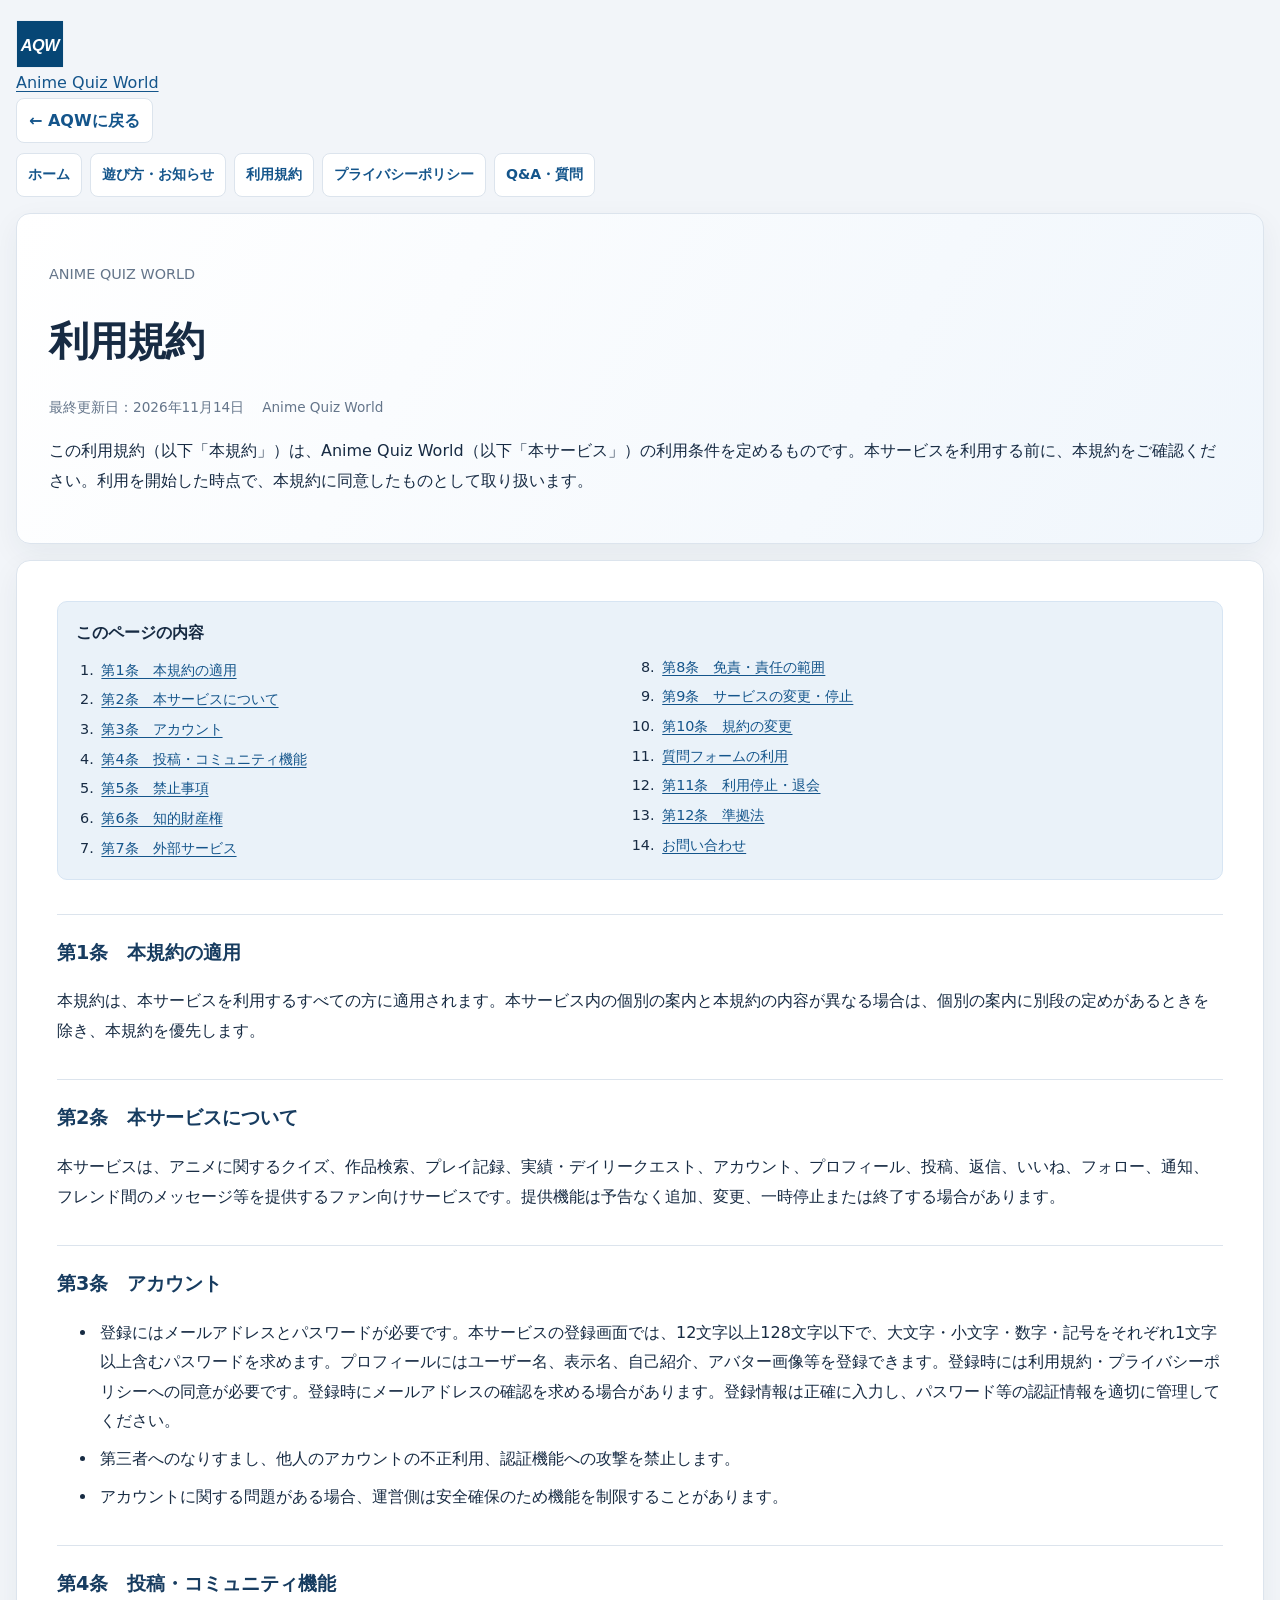
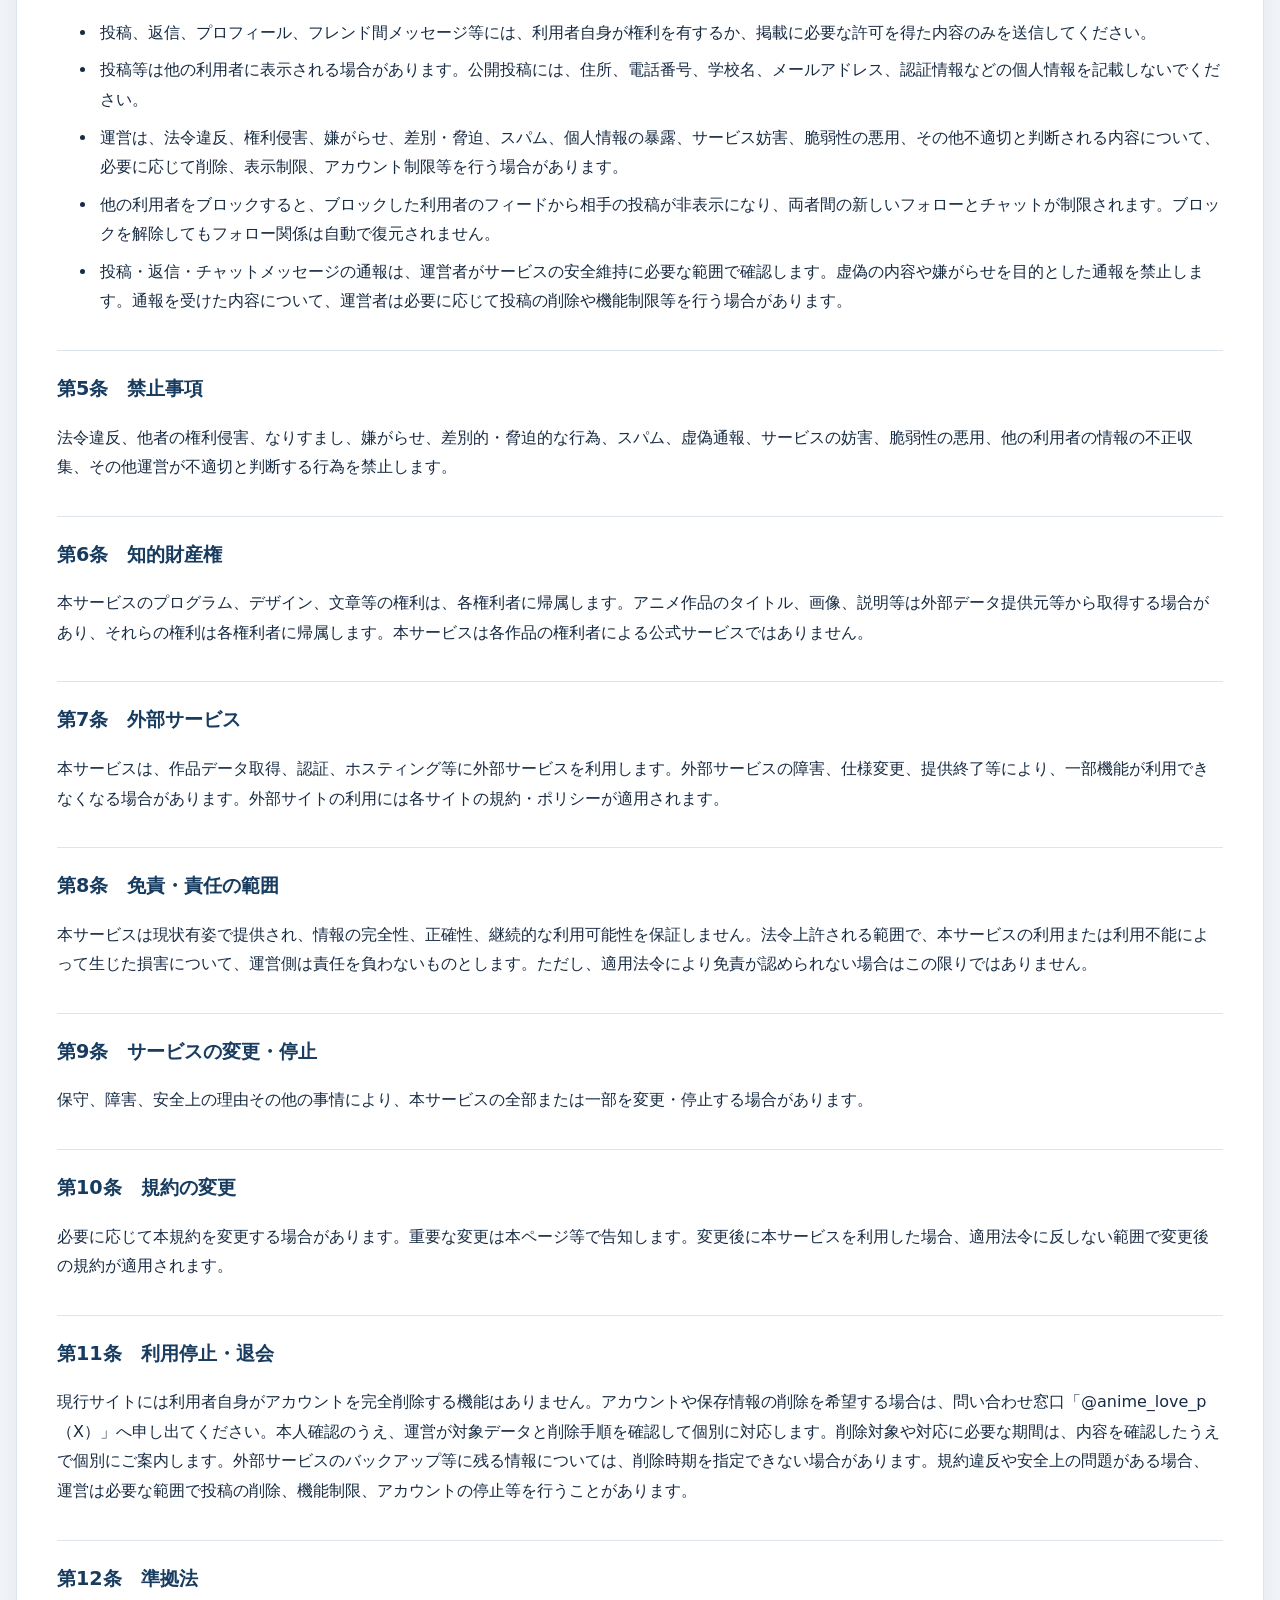
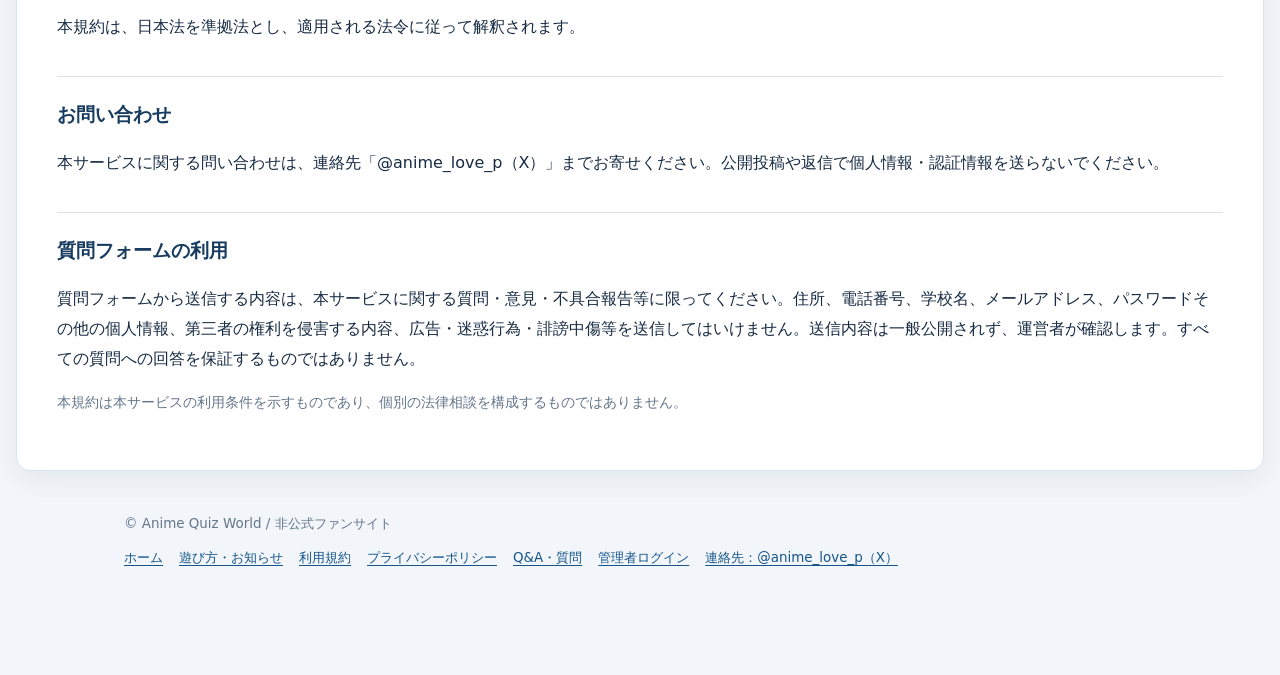
<file: terms.html>
<!doctype html>
<html lang="ja"><head><meta charset="utf-8"><meta name="viewport" content="width=device-width,initial-scale=1">
<meta http-equiv="Content-Security-Policy" content="default-src 'self'; base-uri 'self'; object-src 'none'; script-src 'self' 'unsafe-inline' https://cdn.jsdelivr.net; style-src 'self' 'unsafe-inline'; img-src 'self' data: blob: https:; font-src 'self' data: https:; connect-src 'self' https://*.supabase.co https://graphql.anilist.co; form-action 'self' https://*.supabase.co; upgrade-insecure-requests">
<meta name="referrer" content="no-referrer"><meta name="description" content="Anime Quiz World（AQW）の利用規約"><link rel="canonical" href="https://the-rascal-of-sakurasou.github.io/anime-quiz-world/terms.html"><meta property="og:type" content="website"><meta property="og:site_name" content="Anime Quiz World"><meta property="og:title" content="利用規約 | Anime Quiz World"><meta property="og:description" content="Anime Quiz World（AQW）の利用規約"><meta property="og:url" content="https://the-rascal-of-sakurasou.github.io/anime-quiz-world/terms.html"><meta name="twitter:card" content="summary"><meta name="twitter:title" content="利用規約 | Anime Quiz World"><meta name="twitter:description" content="Anime Quiz World（AQW）の利用規約"><meta name="theme-color" content="#f5f6f8"><title>利用規約 | Anime Quiz World</title>
<style>
:root{color-scheme:light;--bg:#f5f6f8;--text:#20242b;--muted:#68717d;--line:#dfe3e8;--accent:#315b9a}*{box-sizing:border-box}body{margin:0;background:var(--bg);color:var(--text);font:16px/1.85 Arial,"Yu Gothic",Meiryo,sans-serif}.wrap{max-width:850px;width:calc(100% - 32px);margin:0 auto;padding:28px 0 60px}header,main{background:#fff;border:1px solid var(--line);border-radius:12px;padding:clamp(18px,4vw,32px);margin-bottom:16px}a{color:var(--accent)}h1{line-height:1.35}h2{font-size:1.15rem;margin-top:28px}li{margin:7px 0}.muted{color:var(--muted);font-size:.9rem}.back{display:inline-block;margin-bottom:10px}
:root{--bg:#f2f5f9;--text:#172b43;--muted:#64758a;--line:#dce4ed;--accent:#14558b;--soft:#eaf2f9}
body{font-family:system-ui,-apple-system,BlinkMacSystemFont,"Noto Sans JP","Yu Gothic",Meiryo,sans-serif;line-height:1.85;color:var(--text);background:var(--bg)}
.wrap{max-width:1040px;width:calc(100% - 32px);padding-top:20px}
header,main{border:1px solid var(--line);border-radius:14px;box-shadow:0 10px 30px rgba(25,49,76,.06)}
header{background:linear-gradient(120deg,#fff,#f0f6fc)}
main{padding:clamp(20px,4vw,40px)}
h1{font-size:clamp(1.8rem,4vw,2.5rem);letter-spacing:-.03em;color:#172b43}
h2{margin-top:34px;padding-top:20px;border-top:1px solid var(--line);font-size:1.2rem;color:#173c60;scroll-margin-top:20px}
h2:first-child{margin-top:0;padding-top:0;border-top:0}
a{color:var(--accent);text-underline-offset:3px}
li{padding-left:3px;margin:8px 0}
.back{display:inline-flex;align-items:center;min-height:40px;padding:7px 12px;border:1px solid var(--line);border-radius:8px;background:#fff;text-decoration:none;font-weight:700}
.page-nav{display:flex;flex-wrap:wrap;gap:8px;margin:0 0 16px}
.page-nav a{padding:7px 11px;border:1px solid var(--line);border-radius:8px;background:#fff;text-decoration:none;font-size:.88rem;font-weight:700}
.toc{padding:16px 18px;margin:0 0 22px;border:1px solid #d7e5f3;border-radius:10px;background:var(--soft)}
.toc strong{display:block;margin-bottom:6px}.toc ol{columns:2;margin:0;padding-left:1.4rem}.toc li{margin:3px 0;font-size:.9rem;break-inside:avoid}
.doc-meta{display:flex;flex-wrap:wrap;gap:8px 18px;color:var(--muted);font-size:.85rem}
.doc-footer{display:flex;flex-wrap:wrap;justify-content:space-between;gap:12px;padding:18px 4px 0;color:var(--muted);font-size:.82rem}
.doc-footer nav{display:flex;flex-wrap:wrap;gap:8px 16px}
@media(max-width:560px){.toc ol{columns:1}.wrap{width:calc(100% - 24px)}header,main{padding:20px 17px}}

/* Site-wide mobile pass: terms of service */
@media(max-width:700px){
  html{scroll-padding-top:14px}
  body{font-size:16px;line-height:1.85;overflow-wrap:anywhere}
  .wrap{width:calc(100% - 22px);padding:12px 0 calc(30px + env(safe-area-inset-bottom))}
  header,main{border-radius:12px;margin-bottom:12px}
  header{padding:15px}
  main{padding:20px 16px}
  h1{font-size:clamp(1.55rem,6.5vw,2.1rem);line-height:1.35}
  h2{font-size:1.12rem;line-height:1.5;margin-top:25px}
  .page-nav{display:grid;grid-template-columns:repeat(2,minmax(0,1fr));gap:7px}
  .page-nav a{display:flex;align-items:center;justify-content:center;min-height:44px;padding:8px;text-align:center}
  .toc{padding:13px;margin-bottom:17px}
  .toc ol{columns:1;padding-left:1.25rem}
  .toc li{font-size:.92rem;line-height:1.55}
  .doc-meta{gap:6px 12px}
  .doc-footer{display:grid;gap:10px}
  .doc-footer nav{gap:10px 14px}
  a{overflow-wrap:anywhere}
}
@media(max-width:380px){
  .wrap{width:calc(100% - 16px)}
  header,main{padding-left:13px;padding-right:13px}
}

/* Mobile refinement: prevent clipping and improve touch/accessibility */
@media(max-width:700px){
  html{scroll-padding-top:14px}
  body{overflow-wrap:anywhere}
  img,video,canvas{max-width:100%;height:auto}
  iframe{max-width:100%}
  button,input,select,textarea{max-width:100%;min-width:0}
  button{touch-action:manipulation;-webkit-tap-highlight-color:transparent}
  :focus-visible{outline:3px solid #3978c8;outline-offset:2px}
  [id]{scroll-margin-top:14px}
  pre{max-width:100%;overflow-x:auto}
  code{overflow-wrap:anywhere}
}


/* Unified AQW logo sizing: match the home page on every page. */
.site-brand-logo{display:block;flex:0 0 48px;width:48px;height:48px;max-width:none;}
@media(max-width:700px){.site-brand-logo{flex-basis:46px;width:46px;height:46px}}
@media(max-width:380px){.site-brand-logo{flex-basis:42px;width:42px;height:42px}}
</style>
<link rel="stylesheet" href="./responsive.css">
</head><body><div class="wrap"><div class="site-brand-bar"><a class="site-brand" href="./index.html" aria-label="Anime Quiz World トップページ"><svg class="site-brand-logo" viewBox="0 0 100 100" role="img" aria-label="AQW"><rect x="2" y="2" width="96" height="96" fill="#064675"/><text x="50" y="64" text-anchor="middle" font-family="Arial,Helvetica,sans-serif" font-size="34" font-weight="800" font-style="italic" letter-spacing="-1" textLength="80" lengthAdjust="spacingAndGlyphs" fill="#fff">AQW</text></svg><span class="site-brand-copy"><span class="site-brand-title">Anime Quiz World</span></span></a></div><a class="back" href="./index.html">← AQWに戻る</a><nav class="page-nav" aria-label="サイト内ナビゲーション"><a href="./index.html">ホーム</a><a href="./guide.html">遊び方・お知らせ</a><a href="./terms.html">利用規約</a><a href="./privacy.html">プライバシーポリシー</a><a href="./qa.html">Q&A・質問</a></nav><header><p class="muted">ANIME QUIZ WORLD</p><h1>利用規約</h1><div class="doc-meta"><span>最終更新日：2026年11月14日</span><span>Anime Quiz World</span></div><p>この利用規約（以下「本規約」）は、Anime Quiz World（以下「本サービス」）の利用条件を定めるものです。本サービスを利用する前に、本規約をご確認ください。利用を開始した時点で、本規約に同意したものとして取り扱います。</p></header><main><nav class="toc" aria-label="目次"><strong>このページの内容</strong><ol><li><a href="#section-1">第1条　本規約の適用</a></li><li><a href="#section-2">第2条　本サービスについて</a></li><li><a href="#section-3">第3条　アカウント</a></li><li><a href="#section-4">第4条　投稿・コミュニティ機能</a></li><li><a href="#section-5">第5条　禁止事項</a></li><li><a href="#section-6">第6条　知的財産権</a></li><li><a href="#section-7">第7条　外部サービス</a></li><li><a href="#section-8">第8条　免責・責任の範囲</a></li><li><a href="#section-9">第9条　サービスの変更・停止</a></li><li><a href="#section-10">第10条　規約の変更</a></li><li><a href="#section-14">質問フォームの利用</a></li><li><a href="#section-11">第11条　利用停止・退会</a></li><li><a href="#section-12">第12条　準拠法</a></li><li><a href="#section-13">お問い合わせ</a></li></ol></nav>
<h2 id="section-1">第1条　本規約の適用</h2><p>本規約は、本サービスを利用するすべての方に適用されます。本サービス内の個別の案内と本規約の内容が異なる場合は、個別の案内に別段の定めがあるときを除き、本規約を優先します。</p><h2 id="section-2">第2条　本サービスについて</h2><p>本サービスは、アニメに関するクイズ、作品検索、プレイ記録、実績・デイリークエスト、アカウント、プロフィール、投稿、返信、いいね、フォロー、通知、フレンド間のメッセージ等を提供するファン向けサービスです。提供機能は予告なく追加、変更、一時停止または終了する場合があります。</p>
<h2 id="section-3">第3条　アカウント</h2><ul><li>登録にはメールアドレスとパスワードが必要です。本サービスの登録画面では、12文字以上128文字以下で、大文字・小文字・数字・記号をそれぞれ1文字以上含むパスワードを求めます。プロフィールにはユーザー名、表示名、自己紹介、アバター画像等を登録できます。登録時には利用規約・プライバシーポリシーへの同意が必要です。登録時にメールアドレスの確認を求める場合があります。登録情報は正確に入力し、パスワード等の認証情報を適切に管理してください。</li><li>第三者へのなりすまし、他人のアカウントの不正利用、認証機能への攻撃を禁止します。</li><li>アカウントに関する問題がある場合、運営側は安全確保のため機能を制限することがあります。</li></ul>
<h2 id="section-4">第4条　投稿・コミュニティ機能</h2><ul><li>投稿、返信、プロフィール、フレンド間メッセージ等には、利用者自身が権利を有するか、掲載に必要な許可を得た内容のみを送信してください。</li><li>投稿等は他の利用者に表示される場合があります。公開投稿には、住所、電話番号、学校名、メールアドレス、認証情報などの個人情報を記載しないでください。</li><li>運営は、法令違反、権利侵害、嫌がらせ、差別・脅迫、スパム、個人情報の暴露、サービス妨害、脆弱性の悪用、その他不適切と判断される内容について、必要に応じて削除、表示制限、アカウント制限等を行う場合があります。</li><li>他の利用者をブロックすると、ブロックした利用者のフィードから相手の投稿が非表示になり、両者間の新しいフォローとチャットが制限されます。ブロックを解除してもフォロー関係は自動で復元されません。</li><li>投稿・返信・チャットメッセージの通報は、運営者がサービスの安全維持に必要な範囲で確認します。虚偽の内容や嫌がらせを目的とした通報を禁止します。通報を受けた内容について、運営者は必要に応じて投稿の削除や機能制限等を行う場合があります。</li></ul>
<h2 id="section-5">第5条　禁止事項</h2><p>法令違反、他者の権利侵害、なりすまし、嫌がらせ、差別的・脅迫的な行為、スパム、虚偽通報、サービスの妨害、脆弱性の悪用、他の利用者の情報の不正収集、その他運営が不適切と判断する行為を禁止します。</p>
<h2 id="section-6">第6条　知的財産権</h2><p>本サービスのプログラム、デザイン、文章等の権利は、各権利者に帰属します。アニメ作品のタイトル、画像、説明等は外部データ提供元等から取得する場合があり、それらの権利は各権利者に帰属します。本サービスは各作品の権利者による公式サービスではありません。</p>
<h2 id="section-7">第7条　外部サービス</h2><p>本サービスは、作品データ取得、認証、ホスティング等に外部サービスを利用します。外部サービスの障害、仕様変更、提供終了等により、一部機能が利用できなくなる場合があります。外部サイトの利用には各サイトの規約・ポリシーが適用されます。</p>
<h2 id="section-8">第8条　免責・責任の範囲</h2><p>本サービスは現状有姿で提供され、情報の完全性、正確性、継続的な利用可能性を保証しません。法令上許される範囲で、本サービスの利用または利用不能によって生じた損害について、運営側は責任を負わないものとします。ただし、適用法令により免責が認められない場合はこの限りではありません。</p>
<h2 id="section-9">第9条　サービスの変更・停止</h2><p>保守、障害、安全上の理由その他の事情により、本サービスの全部または一部を変更・停止する場合があります。</p>
<h2 id="section-10">第10条　規約の変更</h2><p>必要に応じて本規約を変更する場合があります。重要な変更は本ページ等で告知します。変更後に本サービスを利用した場合、適用法令に反しない範囲で変更後の規約が適用されます。</p>
<h2 id="section-11">第11条　利用停止・退会</h2><p>現行サイトには利用者自身がアカウントを完全削除する機能はありません。アカウントや保存情報の削除を希望する場合は、問い合わせ窓口「@anime_love_p（X）」へ申し出てください。本人確認のうえ、運営が対象データと削除手順を確認して個別に対応します。削除対象や対応に必要な期間は、内容を確認したうえで個別にご案内します。外部サービスのバックアップ等に残る情報については、削除時期を指定できない場合があります。規約違反や安全上の問題がある場合、運営は必要な範囲で投稿の削除、機能制限、アカウントの停止等を行うことがあります。</p><h2 id="section-12">第12条　準拠法</h2><p>本規約は、日本法を準拠法とし、適用される法令に従って解釈されます。</p>
<h2 id="section-13">お問い合わせ</h2><p>本サービスに関する問い合わせは、連絡先「@anime_love_p（X）」までお寄せください。公開投稿や返信で個人情報・認証情報を送らないでください。</p><h2 id="section-14">質問フォームの利用</h2><p>質問フォームから送信する内容は、本サービスに関する質問・意見・不具合報告等に限ってください。住所、電話番号、学校名、メールアドレス、パスワードその他の個人情報、第三者の権利を侵害する内容、広告・迷惑行為・誹謗中傷等を送信してはいけません。送信内容は一般公開されず、運営者が確認します。すべての質問への回答を保証するものではありません。</p>
<p class="muted">本規約は本サービスの利用条件を示すものであり、個別の法律相談を構成するものではありません。</p></main><footer class="site-footer"><span>© Anime Quiz World / 非公式ファンサイト</span><nav aria-label="フッターナビゲーション"><a href="./index.html">ホーム</a><a href="./guide.html">遊び方・お知らせ</a><a href="./terms.html">利用規約</a><a href="./privacy.html">プライバシーポリシー</a><a href="./qa.html">Q&A・質問</a><a href="./admin.html">管理者ログイン</a><a href="https://x.com/anime_love_p" target="_blank" rel="noopener noreferrer">連絡先：@anime_love_p（X）</a></nav></footer></div></body></html>
</file>
<file: responsive.css>
/* Shared responsive layer for every Anime Quiz World page.
   Kept separate so mobile fixes stay consistent without changing page logic. */
:root{scroll-behavior:smooth}
html{max-width:100%;overflow-x:clip;-webkit-text-size-adjust:100%;text-size-adjust:100%;scroll-padding-top:16px}
body{max-width:100%;overflow-x:clip}
img,video,canvas,svg{max-width:100%}
button,a,input,select,textarea{-webkit-tap-highlight-color:transparent}
button,a,input,select,textarea{touch-action:manipulation}
:focus-visible{outline:3px solid #7da4dc;outline-offset:2px}
@media(max-width:768px){
  .wrap{width:calc(100% - 28px);max-width:100%}
  main{min-width:0}
  header{gap:10px}
  .card,.panel,.social-box,.auth-panel,.step,.metric,.post{min-width:0}
  .row,.head,.room-head,.post-head{min-width:0}
  .row>*{max-width:100%}
  input,select,textarea{max-width:100%;font-size:16px}
  button{min-height:44px;padding:10px 13px}
  table{max-width:100%}
  .table-wrap{max-width:100%;overflow-x:auto;-webkit-overflow-scrolling:touch}
  .quiz-layout,.social-columns,.steps{grid-template-columns:minmax(0,1fr)}
  .grid{grid-template-columns:repeat(auto-fit,minmax(min(100%,150px),1fr))}
  .metrics,.aqw-match-stats{grid-template-columns:repeat(2,minmax(0,1fr))}
  .tabs,.jump,.page-nav,.footer-links,.doc-footer nav{max-width:100%;overflow-x:auto;flex-wrap:nowrap;overscroll-behavior-x:contain;-webkit-overflow-scrolling:touch;padding-bottom:4px}
  .tabs>* ,.jump>* ,.page-nav>*{flex:0 0 auto;white-space:nowrap}
  .searchbar{min-width:0}
  .searchbar input{min-width:0;width:100%}
  .auth-grid{grid-template-columns:minmax(0,1fr)}
  .game-tools,.share-actions,.auth-actions,.form-actions,.actions{gap:8px}
  .game-tools>button,.share-actions>button,.auth-actions>button,.form-actions>button,.actions>button{flex:1 1 135px}
  .answer{width:100%;min-height:48px}
  .cover{width:100%;max-width:100%;max-height:min(48vh,360px);object-fit:contain}
  .anime img{height:clamp(150px,52vw,230px)}
  .aqw-post-image{max-width:100%;height:auto}
  .aqw-player-cell{min-width:0}
  .aqw-notification span{min-width:0}
  .aqw-reply-form{min-width:0}
  .room-code{font-size:clamp(1.4rem,8vw,2.2rem);letter-spacing:.1em;overflow-wrap:anywhere}
  .doc-footer{gap:10px}
  .toc ol{columns:1}
  footer{padding-bottom:calc(28px + env(safe-area-inset-bottom))}
}
@media(max-width:480px){
  .wrap{width:calc(100% - 22px)}
  .hero{padding-top:18px}
  .hero h1,h1{font-size:clamp(1.4rem,7vw,1.85rem);line-height:1.35}
  h2{font-size:1.12rem}
  .card,.panel{padding:14px 12px}
  .language-box{padding:20px 16px}
  .language-options{display:grid;grid-template-columns:1fr}
  .language-options button{width:100%}
  .top{align-items:center;flex-wrap:wrap}
  .top-actions{max-width:100%;flex-wrap:wrap}
  .language-picker{max-width:100%}
  .language-picker select{max-width:42vw}
  .aqw-match-stat{padding:10px}
  .aqw-match-stat strong{font-size:1.25rem}
  .anime div{padding:9px}
  .anime strong{font-size:.86rem}
  .social-box{padding:12px}
  .aqw-avatar-editor{align-items:flex-start}
  .aqw-avatar-controls{flex-basis:100%}
  .post-head,.aqw-post-head{align-items:flex-start}
  .doc-footer{flex-direction:column}
}
@media(orientation:landscape) and (max-height:520px) and (max-width:900px){
  .cover{max-height:55vh}
  .hero{padding-top:12px}
}
@media(prefers-reduced-motion:reduce){
  :root{scroll-behavior:auto}
  *,*::before,*::after{scroll-behavior:auto!important;animation-duration:.01ms!important;animation-iteration-count:1!important;transition-duration:.01ms!important}
}

/* Mobile usability layer shared by every AQW page.
   Keep every feature available; adapt layout and scrolling instead of hiding controls. */
*,*::before,*::after{box-sizing:border-box}
html,body{width:100%;min-width:0}
body{overflow-x:hidden;overflow-x:clip}
main,header,footer,section,article,aside,.wrap,.card,.panel,.social-box,.auth-panel,.step,.metric,.post,.room,.match,.quiz-layout,.social-columns{min-width:0;max-width:100%}
img,svg,video,canvas,iframe{max-width:100%}
input,select,textarea,button{font:inherit;max-width:100%}
button,a,[role="button"],input[type="button"],input[type="submit"],input[type="checkbox"],input[type="radio"],label{touch-action:manipulation}
button,a,[role="button"],input[type="button"],input[type="submit"]{min-height:44px}
input:not([type="checkbox"]):not([type="radio"]),select,textarea{min-height:44px;min-width:0}
textarea{max-width:100%;resize:vertical}
table{border-collapse:collapse}
.table-wrap,.table-scroll,.overflow-x-auto,.aqw-rush-board-scroll{max-width:100%;overflow-x:auto;overscroll-behavior-x:contain;-webkit-overflow-scrolling:touch}
pre,code{max-width:100%;overflow-wrap:anywhere}
dialog,[role="dialog"],.modal,.modal-content,.overlay-content{max-width:min(100vw - 24px,720px);max-height:calc(100dvh - 24px);overflow:auto;overscroll-behavior:contain}
:focus-visible{scroll-margin-block:90px}

@media(max-width:768px){
  .wrap{width:calc(100% - 24px);max-width:none}
  .top,.head,.room-head,.post-head,.aqw-post-head{min-width:0;max-width:100%}
  .top{flex-wrap:wrap}
  .top-actions,.actions,.game-tools,.share-actions,.auth-actions,.form-actions,.aqw-post-actions,.aqw-chat-actions,.aqw-report-actions{display:flex;flex-wrap:wrap;max-width:100%;gap:8px}
  .top-actions>* ,.actions>* ,.game-tools>* ,.share-actions>* ,.auth-actions>* ,.form-actions>*{flex:1 1 auto;min-width:0}
  .tabs,.jump,.page-nav,.footer-links,.doc-footer nav{max-width:100%;overflow-x:auto;overflow-y:hidden;flex-wrap:nowrap;overscroll-behavior-x:contain;-webkit-overflow-scrolling:touch}
  .tabs>* ,.jump>* ,.page-nav>*{flex:0 0 auto;white-space:nowrap}
  .quiz-layout,.social-columns,.steps,.auth-grid,.preference-inputs{grid-template-columns:minmax(0,1fr)!important}
  .cards{grid-template-columns:repeat(2,minmax(0,1fr))}
  .grid{grid-template-columns:repeat(2,minmax(0,1fr))}
  .metrics,.aqw-match-stats{grid-template-columns:repeat(2,minmax(0,1fr))}
  .searchbar{display:flex;flex-wrap:wrap;min-width:0}
  .searchbar input{flex:1 1 180px;width:100%;min-width:0}
  .searchbar button{flex:0 0 auto}
  .setup-controls{display:grid;grid-template-columns:minmax(0,1fr);width:100%;min-width:0}
  .setup-controls label,.setup-controls select{width:100%;min-width:0}
  .answer{width:100%;min-width:0;min-height:50px;white-space:normal;overflow-wrap:anywhere}
  .cover{width:100%;max-width:100%;max-height:min(55dvh,420px);object-fit:contain}
  .anime img{height:clamp(145px,48vw,220px);object-fit:cover}
  .aqw-post,.post,.report-card{overflow-wrap:anywhere}
  .aqw-reply-form{display:flex;flex-direction:column;min-width:0}
  .aqw-reply-form input{width:100%;min-width:0}
  .aqw-player-cell{min-width:0;max-width:100%}
  .aqw-notification span{min-width:0;flex:1 1 100%}
  .aqw-avatar-editor{flex-wrap:wrap;min-width:0}
  .aqw-avatar-controls{flex:1 1 160px;min-width:0}
  .aqw-avatar-controls input[type=file]{width:100%;max-width:100%}
  .table-wrap table{min-width:560px}
  .report-meta{align-items:stretch}
  .report-meta select{min-width:0;max-width:100%}
  .site-brand-bar,.site-header,.site-brand{min-width:0;max-width:100%}
  .site-brand-title,.brand{overflow-wrap:anywhere;white-space:normal}
  .site-brand-logo{flex-shrink:0}
  .doc-footer{flex-wrap:wrap}
  .doc-footer nav{flex-wrap:wrap}
  .aqw-rush-board-actions{grid-template-columns:repeat(2,minmax(0,1fr))}
  .aqw-rush-board-actions>*{min-width:0;width:100%}
}

@media(max-width:480px){
  .wrap{width:calc(100% - 20px)}
  body{font-size:16px}
  h1{font-size:clamp(1.35rem,6.4vw,1.8rem);line-height:1.35}
  h2{font-size:1.12rem;line-height:1.4}
  .card,.panel,.social-box,.post,.aqw-post{padding:12px}
  .grid{grid-template-columns:repeat(2,minmax(0,1fr));gap:9px}
  .metrics,.aqw-match-stats{grid-template-columns:repeat(2,minmax(0,1fr));gap:8px}
  .metric{padding:10px;min-width:0}
  .metric strong{font-size:1.1rem;overflow-wrap:anywhere}
  .top-actions,.actions,.game-tools,.share-actions,.auth-actions,.form-actions{gap:7px}
  .top-actions>* ,.actions>* ,.game-tools>* ,.share-actions>* ,.auth-actions>* ,.form-actions>*{flex:1 1 125px}
  .searchbar{display:grid;grid-template-columns:minmax(0,1fr);width:100%}
  .searchbar input,.searchbar button{width:100%}
  .language-picker{max-width:100%;min-width:0}
  .language-picker select{max-width:48vw;min-width:0}
  .table-wrap table{min-width:520px}
  .aqw-rush-board table{min-width:420px}
  .aqw-report-panel{padding:10px}
  .aqw-report-actions{justify-content:stretch}
  .aqw-report-actions>*{flex:1 1 100%}
  .aqw-message-actions{flex-wrap:wrap}
  .aqw-message-actions button,.aqw-blocked-user-row button{min-height:44px}
  .aqw-blocked-user-row{align-items:flex-start;flex-wrap:wrap}
  .aqw-blocked-user-row button{flex:1 1 100%}
  .page-nav a{min-height:44px;display:flex;align-items:center;justify-content:center}
  .doc-footer nav{gap:8px}
  footer{padding-bottom:calc(24px + env(safe-area-inset-bottom))}
}

@media(max-width:360px){
  .wrap{width:calc(100% - 16px)}
  .grid,.cards{grid-template-columns:minmax(0,1fr)}
  .metrics,.aqw-match-stats{grid-template-columns:repeat(2,minmax(0,1fr))}
  .top-actions>* ,.actions>* ,.game-tools>* ,.share-actions>* ,.auth-actions>* ,.form-actions>*{flex-basis:100%}
  .table-wrap table{min-width:500px}
}


/* Consistent footer navigation on every public page. */
.site-footer{
  display:flex;flex-wrap:wrap;align-items:center;justify-content:space-between;
  gap:12px;max-width:1040px;width:calc(100% - 32px);margin:24px auto 0;
  padding:18px 4px calc(24px + env(safe-area-inset-bottom));
  color:#64758a;font-size:.84rem;line-height:1.6;
}
.site-footer nav{display:flex;flex-wrap:wrap;gap:8px 16px;align-items:center}
.site-footer a{color:#14558b;text-underline-offset:3px}
@media(max-width:700px){
  .site-footer{display:grid;gap:10px;width:calc(100% - 22px);margin-top:18px}
  .site-footer nav{gap:10px 14px}
}
@media(max-width:380px){.site-footer{width:calc(100% - 16px)}}

/* Quiz setup: stack question-count controls on narrow screens. */
@media(max-width:520px){
  .setup-controls label[for="questionCount"]>div{grid-template-columns:minmax(0,1fr)!important;gap:8px!important}
  #questionCountPreset,#questionCount{width:100%!important;min-width:0!important}
  #questionCount{font-size:16px;}
  #questionCountHelp{display:block;line-height:1.55}
}
</file>
